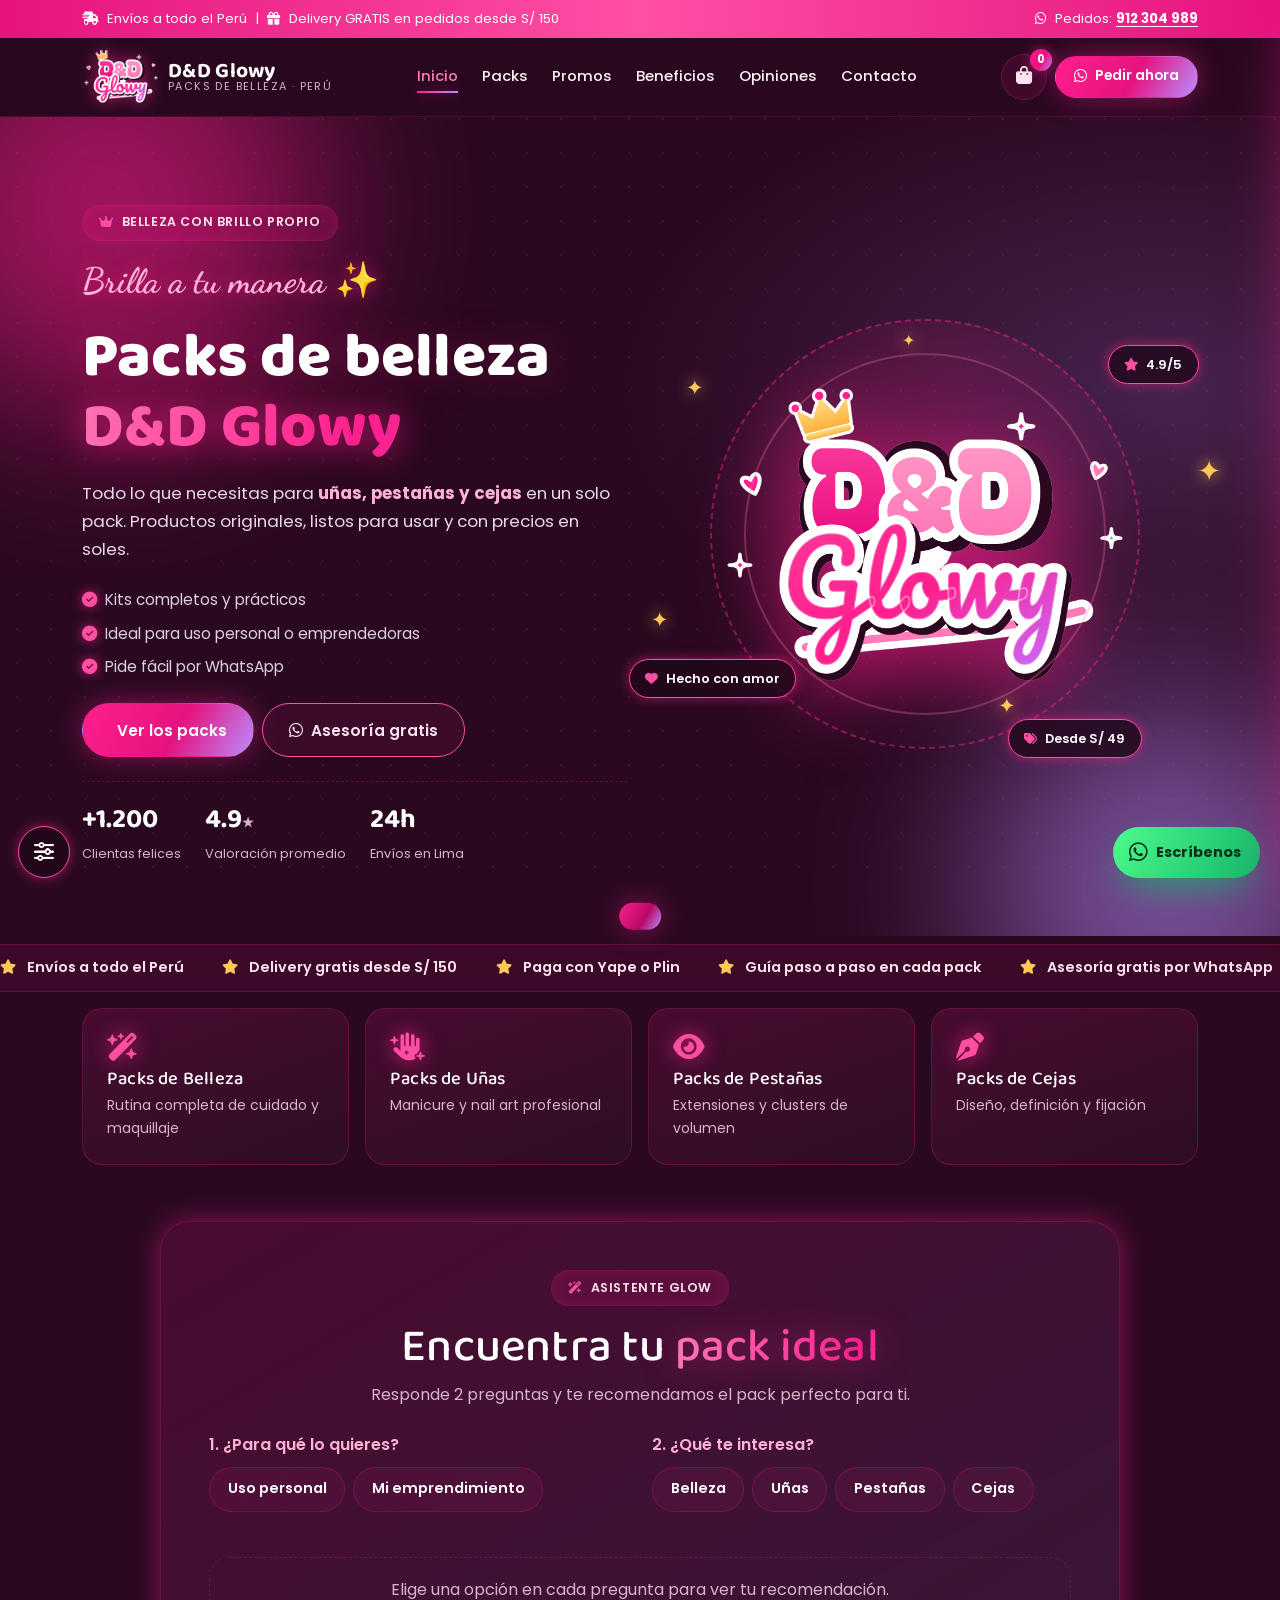
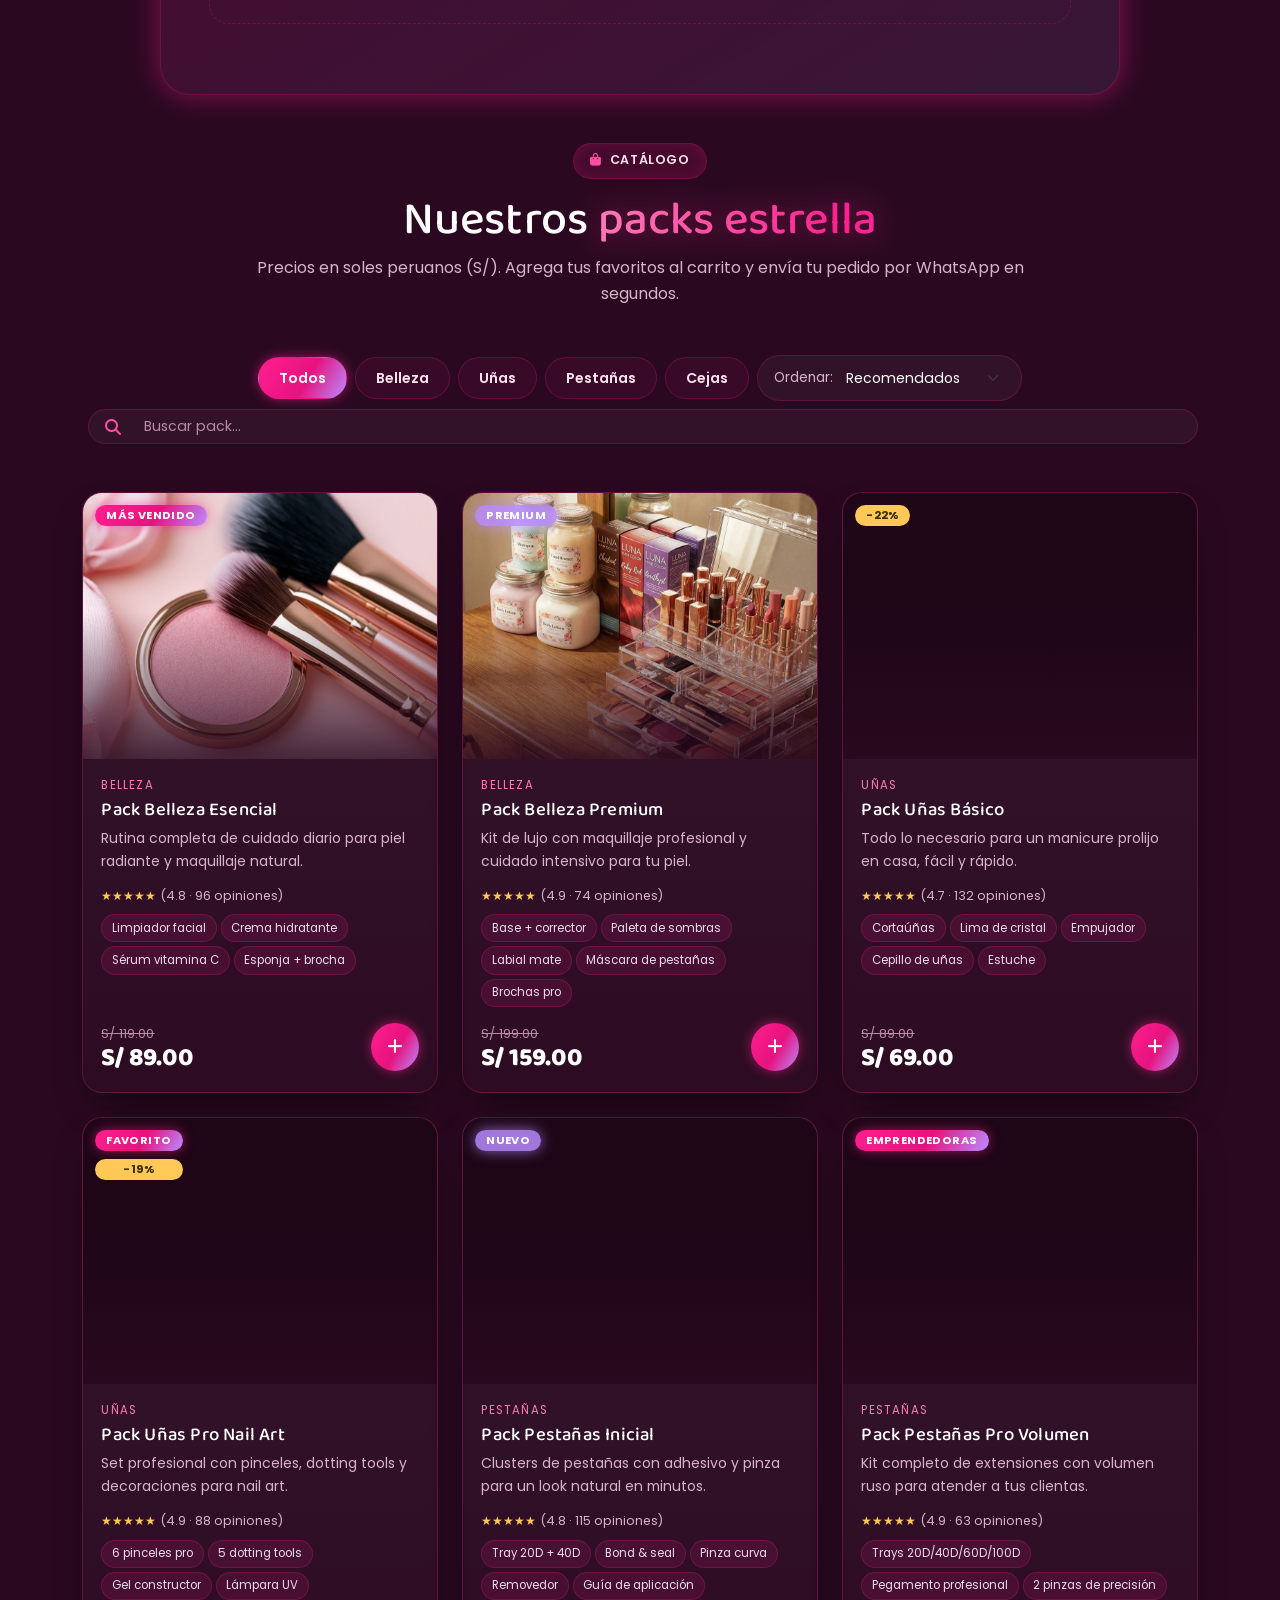
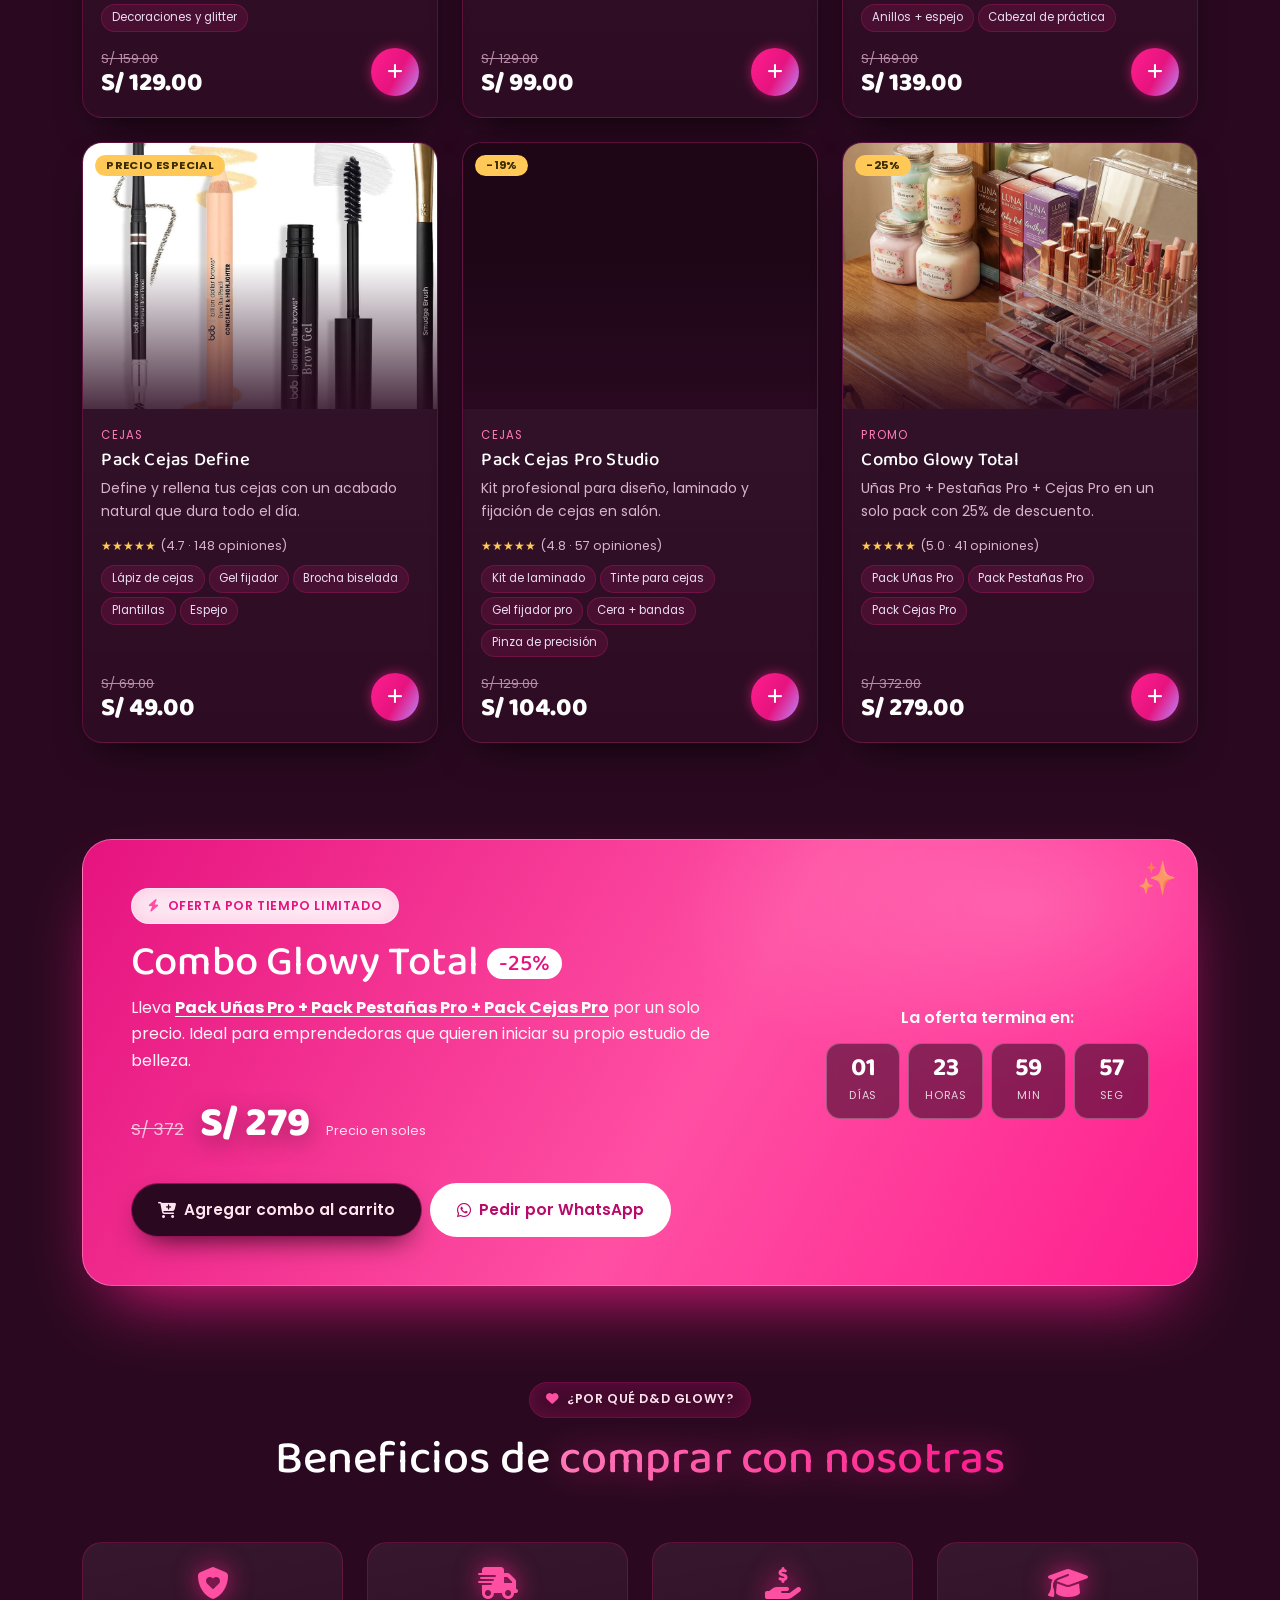
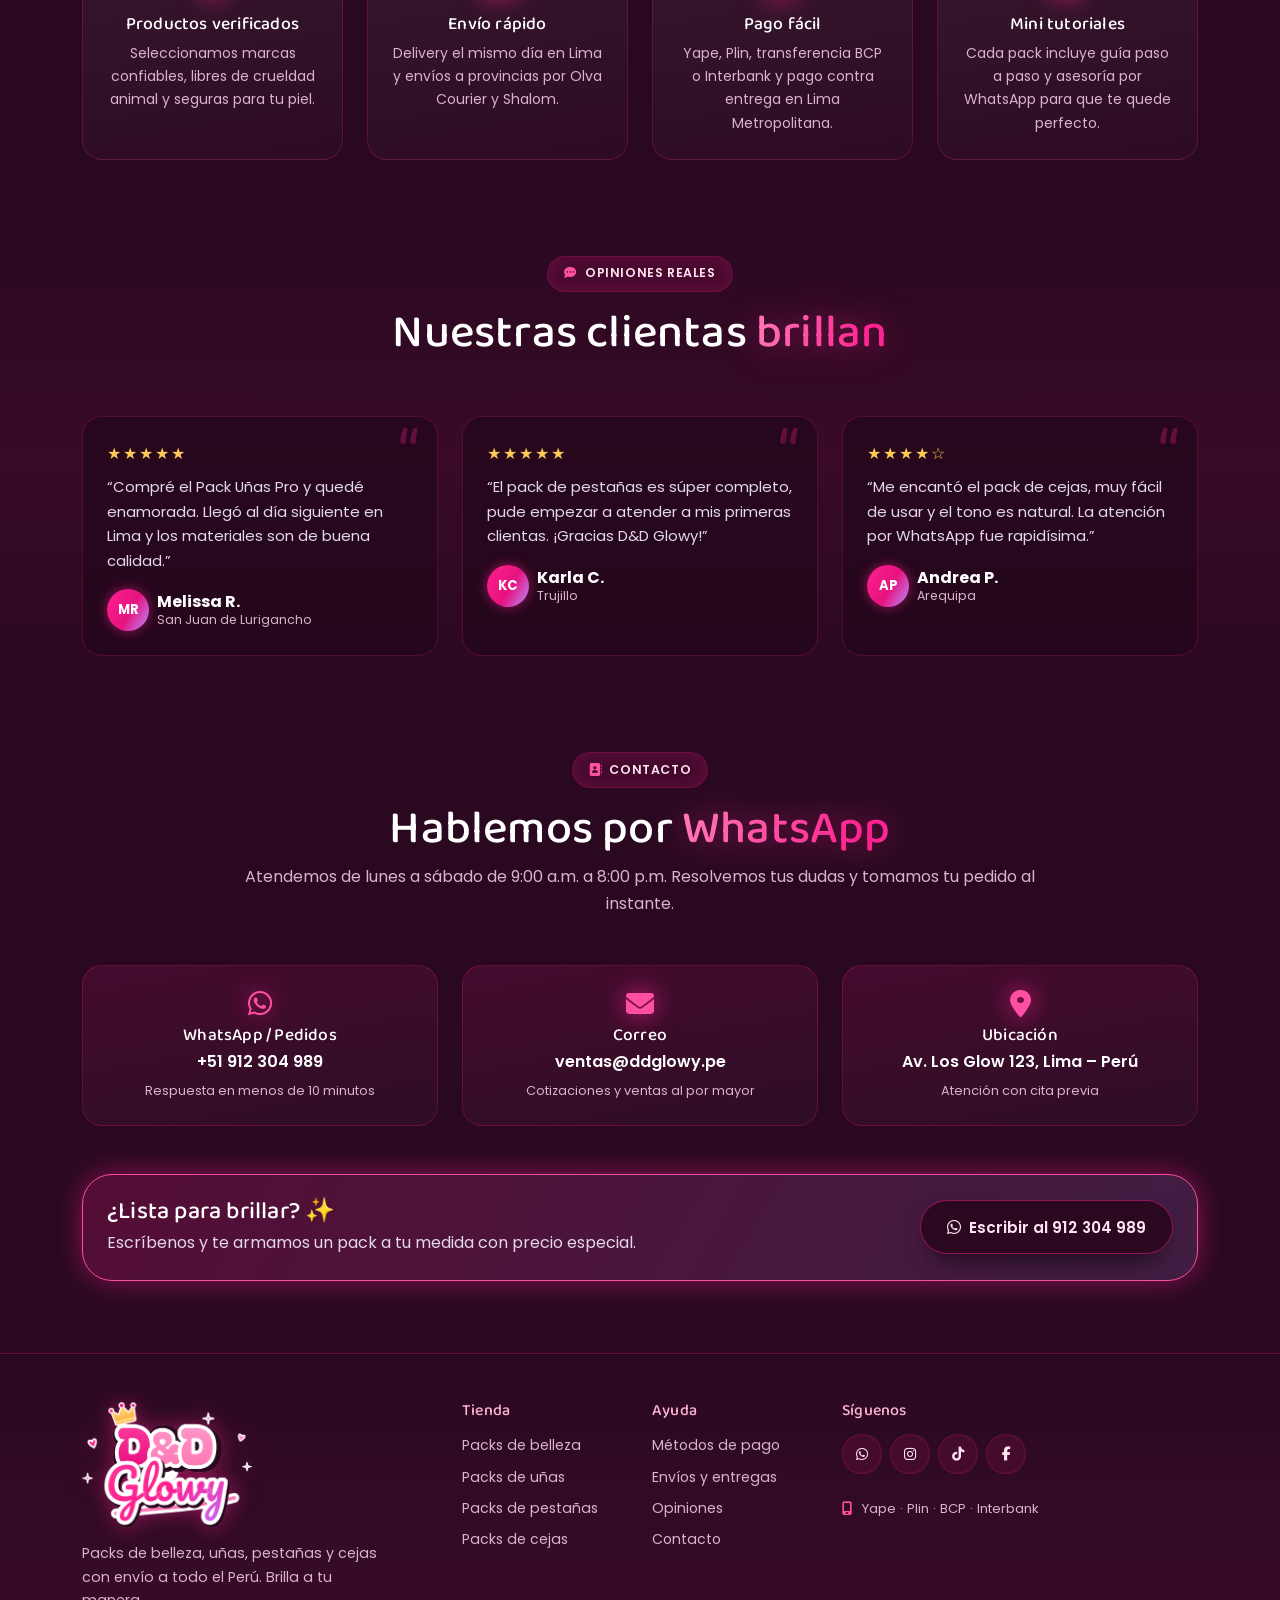
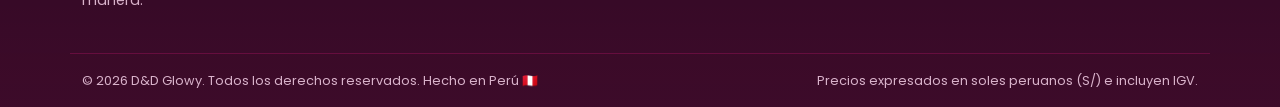
<file: index.html>
<!DOCTYPE html>
<html lang="es">
<head>
  <meta charset="UTF-8" />
  <meta name="viewport" content="width=device-width, initial-scale=1.0" />
  <title>D&D Glowy | Packs de Belleza, Uñas, Pestañas y Cejas en Perú</title>
  <meta name="description" content="D&D Glowy - Tienda de packs de belleza en Perú. Packs para uñas, pestañas y cejas con envío a todo el país. Precios en soles. Pide por WhatsApp 912304989." />
  <meta name="theme-color" content="#2A0920" />
  <script>
  /* Aplica las preferencias guardadas ANTES de pintar la página (evita parpadeos) */
  try{
    var __p=JSON.parse(localStorage.getItem("ddglowy_prefs_v1")||"{}"),__r=document.documentElement;
    __r.dataset.theme=__p.theme||"dark";
    __r.dataset.text=__p.text||"md";
    __r.dataset.font=__p.font||"glowy";
    __r.dataset.motion=__p.motion||((window.matchMedia&&matchMedia("(prefers-reduced-motion: reduce)").matches)?"reduce":"full");
  }catch(e){}
  </script>
  <link rel="icon" href="images/logo-dd-glowy.png" />

  <!-- Bootstrap 5 -->
  <link href="https://cdn.jsdelivr.net/npm/bootstrap@5.3.3/dist/css/bootstrap.min.css" rel="stylesheet" />

  <!-- Tipografías -->
  <link rel="preconnect" href="https://fonts.googleapis.com" />
  <link rel="preconnect" href="https://fonts.gstatic.com" crossorigin />
  <link href="https://fonts.googleapis.com/css2?family=Baloo+2:wght@500;600;700;800&family=Poppins:wght@300;400;500;600;700&family=Lexend:wght@400;500;600&family=Dancing+Script:wght@600;700&display=swap" rel="stylesheet" />

  <!-- Iconos -->
  <link rel="stylesheet" href="https://cdn.jsdelivr.net/npm/@fortawesome/fontawesome-free@6.4.0/css/all.min.css" />

  <!-- Animaciones al hacer scroll -->
  <link rel="stylesheet" href="https://cdn.jsdelivr.net/npm/aos@2.3.4/dist/aos.css" />

  <!-- Estilos propios -->
  <link rel="stylesheet" href="CSS/style.css" />
</head>
<body>

  <a href="#main" class="skip-link">Saltar al contenido principal</a>
  <div class="scroll-progress" id="scroll-progress" aria-hidden="true"></div>

  <!-- ================= BARRA SUPERIOR ================= -->
  <div class="topbar position-relative text-white" id="topbar">
    <div class="container d-flex flex-column flex-lg-row align-items-center justify-content-between gap-2 py-2 text-center text-lg-start">
      <p class="mb-0"><i class="fa-solid fa-truck-fast"></i> Envíos a todo el Perú &nbsp;|&nbsp; <i class="fa-solid fa-gift"></i> Delivery GRATIS en pedidos desde S/ 150</p>
      <p class="mb-0 text-nowrap"><i class="fa-brands fa-whatsapp"></i> Pedidos: <a href="https://wa.me/51912304989" target="_blank" rel="noopener">912 304 989</a></p>
    </div>
  </div>

  <!-- ================= ENCABEZADO ================= -->
  <header class="header" id="header">
    <div class="container header__inner d-flex align-items-center justify-content-between gap-3">
      <a href="#inicio" class="d-flex align-items-center gap-2 text-decoration-none" aria-label="D&D Glowy - Inicio">
        <img src="images/logo-dd-glowy.png" alt="Logotipo de D&D Glowy" class="brand__logo" />
        <span class="brand__text d-flex flex-column lh-1">
          <strong>D&amp;D Glowy</strong>
          <small>Packs de belleza · Perú</small>
        </span>
      </a>

      <nav class="nav flex-column flex-lg-row align-items-lg-center gap-lg-4" id="nav" aria-label="Navegación principal">
        <a href="#inicio" class="nav__link nav-link px-0 py-3 py-lg-1 fw-medium">Inicio</a>
        <a href="#packs" class="nav__link nav-link px-0 py-3 py-lg-1 fw-medium">Packs</a>
        <a href="#promos" class="nav__link nav-link px-0 py-3 py-lg-1 fw-medium">Promos</a>
        <a href="#beneficios" class="nav__link nav-link px-0 py-3 py-lg-1 fw-medium">Beneficios</a>
        <a href="#opiniones" class="nav__link nav-link px-0 py-3 py-lg-1 fw-medium">Opiniones</a>
        <a href="#contacto" class="nav__link nav-link px-0 py-3 py-lg-1 fw-medium">Contacto</a>
      </nav>

      <div class="d-flex align-items-center gap-2">
        <button class="cart-btn position-relative rounded-circle" id="cart-open" aria-label="Abrir carrito de compras">
          <i class="fa-solid fa-bag-shopping"></i>
          <span class="cart-btn__count position-absolute rounded-pill" id="cart-count">0</span>
        </button>
        <a href="https://wa.me/51912304989?text=Hola%20D%26D%20Glowy%2C%20quiero%20informaci%C3%B3n%20de%20sus%20packs%20de%20belleza%20%E2%9C%A8" target="_blank" rel="noopener" class="btn btn--primary btn--sm d-none d-lg-inline-flex">
          <i class="fa-brands fa-whatsapp"></i> Pedir ahora
        </a>
        <button class="burger d-flex flex-column d-lg-none" id="burger" aria-label="Abrir menú" aria-expanded="false">
          <span></span><span></span><span></span>
        </button>
      </div>
    </div>
  </header>

  <main id="main" tabindex="-1">
    <!-- ================= HERO ================= -->
    <section class="hero position-relative overflow-hidden" id="inicio">
      <div class="hero__glow hero__glow--one" aria-hidden="true"></div>
      <div class="hero__glow hero__glow--two" aria-hidden="true"></div>
      <div class="container position-relative">
        <div class="row align-items-center g-4">
          <div class="col-12 col-lg-6 order-2 order-lg-1 text-center text-lg-start" data-aos="fade-right">
            <span class="chip d-inline-flex align-items-center gap-2 rounded-pill"><i class="fa-solid fa-crown"></i> Belleza con brillo propio</span>
            <p class="script-tag" aria-hidden="true">Brilla a tu manera ✨</p>
            <h1 class="hero__title">Packs de belleza <span class="text-glow">D&amp;D Glowy</span></h1>
            <p class="hero__lead mb-4 mx-auto mx-lg-0">
              Todo lo que necesitas para <strong>uñas, pestañas y cejas</strong> en un solo pack.
              Productos originales, listos para usar y con precios en soles.
            </p>
            <ul class="hero__list list-unstyled d-grid gap-2 mb-4">
              <li class="d-flex align-items-center justify-content-center justify-content-lg-start gap-2"><i class="fa-solid fa-circle-check"></i> Kits completos y prácticos</li>
              <li class="d-flex align-items-center justify-content-center justify-content-lg-start gap-2"><i class="fa-solid fa-circle-check"></i> Ideal para uso personal o emprendedoras</li>
              <li class="d-flex align-items-center justify-content-center justify-content-lg-start gap-2"><i class="fa-solid fa-circle-check"></i> Pide fácil por WhatsApp</li>
            </ul>
            <div class="d-flex flex-wrap justify-content-center justify-content-lg-start gap-2 mb-4">
              <a href="#packs" class="btn btn--primary"><i class="fa-solid fa-sparkles"></i> Ver los packs</a>
              <a href="https://wa.me/51912304989?text=Hola%20D%26D%20Glowy%2C%20quiero%20asesor%C3%ADa%20para%20elegir%20mi%20pack%20%E2%9C%A8" target="_blank" rel="noopener" class="btn btn--ghost">
                <i class="fa-brands fa-whatsapp"></i> Asesoría gratis
              </a>
            </div>
            <div class="hero__stats d-flex flex-wrap justify-content-center justify-content-lg-start gap-4 pt-3">
              <div class="d-flex flex-column"><strong>+1.200</strong><span>Clientas felices</span></div>
              <div class="d-flex flex-column"><strong>4.9<span class="star">★</span></strong><span>Valoración promedio</span></div>
              <div class="d-flex flex-column"><strong>24h</strong><span>Envíos en Lima</span></div>
            </div>
          </div>

          <div class="hero__art col-12 col-lg-6 order-1 order-lg-2 position-relative d-flex align-items-center justify-content-center" data-aos="zoom-in">
            <div class="hero__logo-wrap position-relative d-flex align-items-center justify-content-center rounded-circle">
              <img src="images/logo-dd-glowy.png" alt="Logo D&D Glowy con corona rosa" class="hero__logo" />
            </div>
            <span class="float-tag float-tag--1 position-absolute rounded-pill"><i class="fa-solid fa-star"></i> 4.9/5</span>
            <span class="float-tag float-tag--2 position-absolute rounded-pill"><i class="fa-solid fa-heart"></i> Hecho con amor</span>
            <span class="float-tag float-tag--3 position-absolute rounded-pill"><i class="fa-solid fa-tags"></i> Desde S/ 49</span>
            <span class="sparkle sparkle--1 position-absolute" aria-hidden="true">✦</span>
            <span class="sparkle sparkle--2 position-absolute" aria-hidden="true">✦</span>
            <span class="sparkle sparkle--3 position-absolute" aria-hidden="true">✦</span>
            <span class="sparkle sparkle--4 position-absolute" aria-hidden="true">✦</span>
            <span class="sparkle sparkle--5 position-absolute" aria-hidden="true">✦</span>
          </div>
        </div>
      </div>
    </section>

    <!-- ================= CINTA DE VENTAJAS (animación 5) ================= -->
    <div class="ticker" role="region" aria-label="Ventajas de comprar en D&D Glowy">
      <div class="ticker__track">
        <div class="ticker__group">
          <span><i class="fa-solid fa-star"></i> Envíos a todo el Perú</span>
          <span><i class="fa-solid fa-star"></i> Delivery gratis desde S/ 150</span>
          <span><i class="fa-solid fa-star"></i> Paga con Yape o Plin</span>
          <span><i class="fa-solid fa-star"></i> Guía paso a paso en cada pack</span>
          <span><i class="fa-solid fa-star"></i> Asesoría gratis por WhatsApp</span>
        </div>
        <div class="ticker__group" aria-hidden="true">
          <span><i class="fa-solid fa-star"></i> Envíos a todo el Perú</span>
          <span><i class="fa-solid fa-star"></i> Delivery gratis desde S/ 150</span>
          <span><i class="fa-solid fa-star"></i> Paga con Yape o Plin</span>
          <span><i class="fa-solid fa-star"></i> Guía paso a paso en cada pack</span>
          <span><i class="fa-solid fa-star"></i> Asesoría gratis por WhatsApp</span>
        </div>
      </div>
    </div>

    <!-- ================= FRANJA DE CATEGORÍAS ================= -->
    <section class="pt-3 pb-2">
      <div class="container">
        <div class="row g-3">
        <div class="col-12 col-sm-6 col-lg-3"><article class="cat-card card h-100 p-4 rounded-4 text-start" data-filter="belleza" data-aos="fade-up">
          <i class="fa-solid fa-wand-magic-sparkles fs-3 mb-2"></i>
          <h3 class="mb-1">Packs de Belleza</h3>
          <p class="mb-0 small">Rutina completa de cuidado y maquillaje</p>
        </article></div>
        <div class="col-12 col-sm-6 col-lg-3"><article class="cat-card card h-100 p-4 rounded-4 text-start" data-filter="unas" data-aos="fade-up" data-aos-delay="80">
          <i class="fa-solid fa-hand-sparkles fs-3 mb-2"></i>
          <h3 class="mb-1">Packs de Uñas</h3>
          <p class="mb-0 small">Manicure y nail art profesional</p>
        </article></div>
        <div class="col-12 col-sm-6 col-lg-3"><article class="cat-card card h-100 p-4 rounded-4 text-start" data-filter="pestanas" data-aos="fade-up" data-aos-delay="160">
          <i class="fa-solid fa-eye fs-3 mb-2"></i>
          <h3 class="mb-1">Packs de Pestañas</h3>
          <p class="mb-0 small">Extensiones y clusters de volumen</p>
        </article></div>
        <div class="col-12 col-sm-6 col-lg-3"><article class="cat-card card h-100 p-4 rounded-4 text-start" data-filter="cejas" data-aos="fade-up" data-aos-delay="240">
          <i class="fa-solid fa-pen-nib fs-3 mb-2"></i>
          <h3 class="mb-1">Packs de Cejas</h3>
          <p class="mb-0 small">Diseño, definición y fijación</p>
        </article></div>
        </div>
      </div>
    </section>

    <!-- ================= ASISTENTE "ENCUENTRA TU PACK IDEAL" ================= -->
    <section class="pt-5 pb-0 position-relative" aria-labelledby="quiz-title">
      <div class="container">
        <div class="quiz mx-auto p-4 p-md-5 rounded-5" data-aos="fade-up">
          <header class="text-center mb-4">
            <span class="chip d-inline-flex align-items-center gap-2 rounded-pill"><i class="fa-solid fa-wand-magic-sparkles"></i> Asistente Glow</span>
            <h2 class="section__title mt-3 mb-2" id="quiz-title">Encuentra tu <span class="text-glow">pack ideal</span></h2>
            <p class="section__sub mt-2 mb-0">Responde 2 preguntas y te recomendamos el pack perfecto para ti.</p>
          </header>
          <div class="row g-4 mb-4">
            <div class="col-12 col-md-6" role="group" aria-labelledby="quiz-q1">
              <p class="quiz__q mb-2" id="quiz-q1">1. ¿Para qué lo quieres?</p>
              <div class="d-flex flex-wrap gap-2">
                <button type="button" class="quiz__opt" data-goal="personal" aria-pressed="false">Uso personal</button>
                <button type="button" class="quiz__opt" data-goal="emprender" aria-pressed="false">Mi emprendimiento</button>
              </div>
            </div>
            <div class="col-12 col-md-6" role="group" aria-labelledby="quiz-q2">
              <p class="quiz__q mb-2" id="quiz-q2">2. ¿Qué te interesa?</p>
              <div class="d-flex flex-wrap gap-2">
                <button type="button" class="quiz__opt" data-topic="belleza" aria-pressed="false">Belleza</button>
                <button type="button" class="quiz__opt" data-topic="unas" aria-pressed="false">Uñas</button>
                <button type="button" class="quiz__opt" data-topic="pestanas" aria-pressed="false">Pestañas</button>
                <button type="button" class="quiz__opt" data-topic="cejas" aria-pressed="false">Cejas</button>
              </div>
            </div>
          </div>
          <div class="quiz__result" id="quiz-result" aria-live="polite">
            <p class="quiz__hint">Elige una opción en cada pregunta para ver tu recomendación.</p>
          </div>
        </div>
      </div>
    </section>

    <!-- ================= CATÁLOGO DE PACKS ================= -->
    <section class="py-5 position-relative" id="packs">
      <div class="container">
        <header class="row justify-content-center text-center mb-5" data-aos="fade-up"><div class="col-12 col-lg-9">
          <span class="chip d-inline-flex align-items-center gap-2 rounded-pill"><i class="fa-solid fa-bag-shopping"></i> Catálogo</span>
          <h2 class="section__title mt-3 mb-2">Nuestros <span class="text-glow">packs estrella</span></h2>
          <p class="section__sub mt-2 mb-0">Precios en soles peruanos (S/). Agrega tus favoritos al carrito y envía tu pedido por WhatsApp en segundos.</p>
        </div></header>

        <!-- Filtros -->
        <div class="d-flex flex-wrap align-items-center justify-content-center gap-2 mb-5" id="filters" role="group" aria-label="Filtrar y ordenar packs" data-aos="fade-up">
          <button class="filter btn btn-sm is-active" data-filter="todos">Todos</button>
          <button class="filter btn btn-sm" data-filter="belleza">Belleza</button>
          <button class="filter btn btn-sm" data-filter="unas">Uñas</button>
          <button class="filter btn btn-sm" data-filter="pestanas">Pestañas</button>
          <button class="filter btn btn-sm" data-filter="cejas">Cejas</button>
          <label class="filters__sort d-flex align-items-center gap-2 rounded-pill"><span>Ordenar:</span>
            <select class="form-select form-select-sm" id="sort-select" aria-label="Ordenar packs">
              <option value="default">Recomendados</option>
              <option value="asc">Precio: menor a mayor</option>
              <option value="desc">Precio: mayor a menor</option>
              <option value="rating">Mejor valorados</option>
            </select>
          </label>
          <div class="filters__search input-group">
            <span class="input-group-text"><i class="fa-solid fa-magnifying-glass" aria-hidden="true"></i></span>
            <input class="form-control" type="search" id="search-input" placeholder="Buscar pack..." aria-label="Buscar pack" />
          </div>
        </div>

        <!-- Grilla de productos -->
        <div class="row g-4" id="products-grid" aria-live="polite"></div>
        <p class="empty-state alert alert-secondary text-center" id="empty-state" hidden>
          <i class="fa-solid fa-face-sad-tear"></i> No encontramos packs con ese nombre. Escríbenos y lo conseguimos para ti.
        </p>
      </div>
    </section>

    <!-- ================= PROMO + CUENTA REGRESIVA ================= -->
    <section class="py-5" id="promos">
      <div class="container">
        <div class="promo__inner position-relative overflow-hidden rounded-5 p-4 p-md-5" data-aos="zoom-in">
          <div class="row align-items-center g-4">
            <div class="promo__text col-12 col-lg-8">
              <span class="chip chip--light d-inline-flex align-items-center gap-2 rounded-pill"><i class="fa-solid fa-bolt"></i> Oferta por tiempo limitado</span>
              <h2 class="d-flex align-items-center flex-wrap gap-2 mt-3">Combo Glowy Total <span class="promo__off">-25%</span></h2>
              <p>Lleva <strong>Pack Uñas Pro + Pack Pestañas Pro + Pack Cejas Pro</strong> por un solo precio. Ideal para emprendedoras que quieren iniciar su propio estudio de belleza.</p>
              <p class="promo__price d-flex align-items-baseline flex-wrap gap-3 mt-3 mb-4">
                <span class="price-old">S/ 372</span>
                <span class="price-new">S/ 279</span>
                <small>Precio en soles</small>
              </p>
              <div class="d-flex flex-wrap gap-2">
                <button class="btn btn--dark" id="add-combo"><i class="fa-solid fa-cart-plus"></i> Agregar combo al carrito</button>
                <a href="https://wa.me/51912304989?text=Hola%20D%26D%20Glowy%2C%20quiero%20el%20Combo%20Glowy%20Total%20(S%2F%20279)%20%E2%9C%A8" target="_blank" rel="noopener" class="btn btn--light">
                  <i class="fa-brands fa-whatsapp"></i> Pedir por WhatsApp
                </a>
              </div>
            </div>
            <div class="promo__timer col-12 col-lg-4 text-center">
              <p>La oferta termina en:</p>
              <div class="timer d-grid gap-2" id="timer">
                <div><strong id="t-days">00</strong><span>Días</span></div>
                <div><strong id="t-hours">00</strong><span>Horas</span></div>
                <div><strong id="t-mins">00</strong><span>Min</span></div>
                <div><strong id="t-secs">00</strong><span>Seg</span></div>
              </div>
            </div>
          </div>
        </div>
      </div>
    </section>

    <!-- ================= BENEFICIOS ================= -->
    <section class="py-5 position-relative" id="beneficios">
      <div class="container">
        <header class="row justify-content-center text-center mb-5" data-aos="fade-up"><div class="col-12 col-lg-9">
          <span class="chip d-inline-flex align-items-center gap-2 rounded-pill"><i class="fa-solid fa-heart"></i> ¿Por qué D&amp;D Glowy?</span>
          <h2 class="section__title mt-3 mb-2">Beneficios de <span class="text-glow">comprar con nosotras</span></h2>
        </div></header>
        <div class="row g-4">
          <div class="col-12 col-sm-6 col-xl-3"><article class="benefit card h-100 p-4 rounded-4 text-center" data-aos="fade-up">
            <i class="fa-solid fa-shield-heart fs-2 mb-3"></i>
            <h3 class="mb-2">Productos verificados</h3>
            <p class="mb-0 small">Seleccionamos marcas confiables, libres de crueldad animal y seguras para tu piel.</p>
          </article></div>
          <div class="col-12 col-sm-6 col-xl-3"><article class="benefit card h-100 p-4 rounded-4 text-center" data-aos="fade-up" data-aos-delay="80">
            <i class="fa-solid fa-truck-fast fs-2 mb-3"></i>
            <h3 class="mb-2">Envío rápido</h3>
            <p class="mb-0 small">Delivery el mismo día en Lima y envíos a provincias por Olva Courier y Shalom.</p>
          </article></div>
          <div class="col-12 col-sm-6 col-xl-3"><article class="benefit card h-100 p-4 rounded-4 text-center" data-aos="fade-up" data-aos-delay="160">
            <i class="fa-solid fa-hand-holding-dollar fs-2 mb-3"></i>
            <h3 class="mb-2">Pago fácil</h3>
            <p class="mb-0 small">Yape, Plin, transferencia BCP o Interbank y pago contra entrega en Lima Metropolitana.</p>
          </article></div>
          <div class="col-12 col-sm-6 col-xl-3"><article class="benefit card h-100 p-4 rounded-4 text-center" data-aos="fade-up" data-aos-delay="240">
            <i class="fa-solid fa-graduation-cap fs-2 mb-3"></i>
            <h3 class="mb-2">Mini tutoriales</h3>
            <p class="mb-0 small">Cada pack incluye guía paso a paso y asesoría por WhatsApp para que te quede perfecto.</p>
          </article></div>
        </div>
      </div>
    </section>

    <!-- ================= OPINIONES ================= -->
    <section class="py-5 position-relative section--alt" id="opiniones">
      <div class="container">
        <header class="row justify-content-center text-center mb-5" data-aos="fade-up"><div class="col-12 col-lg-9">
          <span class="chip d-inline-flex align-items-center gap-2 rounded-pill"><i class="fa-solid fa-comment-dots"></i> Opiniones reales</span>
          <h2 class="section__title mt-3 mb-2">Nuestras clientas <span class="text-glow">brillan</span></h2>
        </div></header>
        <div class="row g-4">
          <div class="col-12 col-lg-4"><article class="testimonial card h-100 p-4 rounded-4 position-relative" data-aos="fade-up">
            <div class="testimonial__stars mb-2">★★★★★</div>
            <p class="mb-3">“Compré el Pack Uñas Pro y quedé enamorada. Llegó al día siguiente en Lima y los materiales son de buena calidad.”</p>
            <footer class="d-flex align-items-center gap-2"><span class="avatar rounded-circle d-grid flex-shrink-0 fw-bold">MR</span><span class="d-flex flex-column lh-sm"><strong>Melissa R.</strong><small>San Juan de Lurigancho</small></span></footer>
          </article></div>
          <div class="col-12 col-lg-4"><article class="testimonial card h-100 p-4 rounded-4 position-relative" data-aos="fade-up" data-aos-delay="80">
            <div class="testimonial__stars mb-2">★★★★★</div>
            <p class="mb-3">“El pack de pestañas es súper completo, pude empezar a atender a mis primeras clientas. ¡Gracias D&amp;D Glowy!”</p>
            <footer class="d-flex align-items-center gap-2"><span class="avatar rounded-circle d-grid flex-shrink-0 fw-bold">KC</span><span class="d-flex flex-column lh-sm"><strong>Karla C.</strong><small>Trujillo</small></span></footer>
          </article></div>
          <div class="col-12 col-lg-4"><article class="testimonial card h-100 p-4 rounded-4 position-relative" data-aos="fade-up" data-aos-delay="160">
            <div class="testimonial__stars mb-2">★★★★☆</div>
            <p class="mb-3">“Me encantó el pack de cejas, muy fácil de usar y el tono es natural. La atención por WhatsApp fue rapidísima.”</p>
            <footer class="d-flex align-items-center gap-2"><span class="avatar rounded-circle d-grid flex-shrink-0 fw-bold">AP</span><span class="d-flex flex-column lh-sm"><strong>Andrea P.</strong><small>Arequipa</small></span></footer>
          </article></div>
        </div>
      </div>
    </section>

    <!-- ================= CONTACTO ================= -->
    <section class="py-5 position-relative" id="contacto">
      <div class="container">
        <header class="row justify-content-center text-center mb-5" data-aos="fade-up"><div class="col-12 col-lg-9">
          <span class="chip d-inline-flex align-items-center gap-2 rounded-pill"><i class="fa-solid fa-address-book"></i> Contacto</span>
          <h2 class="section__title mt-3 mb-2">Hablemos por <span class="text-glow">WhatsApp</span></h2>
          <p class="section__sub mt-2 mb-0">Atendemos de lunes a sábado de 9:00 a.m. a 8:00 p.m. Resolvemos tus dudas y tomamos tu pedido al instante.</p>
        </div></header>

        <div class="row g-4 mb-5">
          <div class="col-12 col-md-4"><article class="contact__card card h-100 p-4 rounded-4 text-center" data-aos="fade-up">
            <i class="fa-brands fa-whatsapp fs-3 mb-2"></i>
            <h3 class="mb-1">WhatsApp / Pedidos</h3>
            <p class="mb-1 fw-semibold"><a href="https://wa.me/51912304989" target="_blank" rel="noopener">+51 912 304 989</a></p>
            <small>Respuesta en menos de 10 minutos</small>
          </article></div>
          <div class="col-12 col-md-4"><article class="contact__card card h-100 p-4 rounded-4 text-center" data-aos="fade-up" data-aos-delay="80">
            <i class="fa-solid fa-envelope fs-3 mb-2"></i>
            <h3 class="mb-1">Correo</h3>
            <p class="mb-1 fw-semibold"><a href="mailto:ventas@ddglowy.pe">ventas@ddglowy.pe</a></p>
            <small>Cotizaciones y ventas al por mayor</small>
          </article></div>
          <div class="col-12 col-md-4"><article class="contact__card card h-100 p-4 rounded-4 text-center" data-aos="fade-up" data-aos-delay="160">
            <i class="fa-solid fa-location-dot fs-3 mb-2"></i>
            <h3 class="mb-1">Ubicación</h3>
            <p class="mb-1 fw-semibold">Av. Los Glow 123, Lima – Perú</p>
            <small>Atención con cita previa</small>
          </article></div>
        </div>

        <div class="contact__banner d-flex flex-column flex-md-row align-items-md-center justify-content-between gap-3 p-4 rounded-5" id="como-comprar" data-aos="zoom-in">
          <div>
            <h3 class="mb-1">¿Lista para brillar? ✨</h3>
            <p class="mb-0">Escríbenos y te armamos un pack a tu medida con precio especial.</p>
          </div>
          <a href="https://wa.me/51912304989?text=Hola%20D%26D%20Glowy%2C%20quiero%20armar%20mi%20pack%20personalizado%20%E2%9C%A8" target="_blank" rel="noopener" class="btn btn--dark">
            <i class="fa-brands fa-whatsapp"></i> Escribir al 912 304 989
          </a>
        </div>
      </div>
    </section>
  </main>

  <!-- ================= PIE DE PÁGINA ================= -->
  <footer class="footer mt-4 pt-5">
    <div class="container">
    <div class="row g-4 pb-4">
      <div class="footer__brand col-12 col-md-6 col-lg-4">
        <img src="images/logo-dd-glowy.png" alt="D&D Glowy" />
        <p>Packs de belleza, uñas, pestañas y cejas con envío a todo el Perú. Brilla a tu manera.</p>
      </div>
      <nav class="footer__col d-flex flex-column gap-2 col-12 col-md-6 col-lg-2" aria-label="Enlaces de la tienda">
        <h4>Tienda</h4>
        <a href="#packs">Packs de belleza</a>
        <a href="#packs">Packs de uñas</a>
        <a href="#packs">Packs de pestañas</a>
        <a href="#packs">Packs de cejas</a>
      </nav>
      <nav class="footer__col d-flex flex-column gap-2 col-12 col-md-6 col-lg-2" aria-label="Enlaces de ayuda">
        <h4>Ayuda</h4>
        <a href="#beneficios">Métodos de pago</a>
        <a href="#beneficios">Envíos y entregas</a>
        <a href="#opiniones">Opiniones</a>
        <a href="#contacto">Contacto</a>
      </nav>
      <div class="footer__col d-flex flex-column gap-2 col-12 col-md-6 col-lg-4">
        <h4>Síguenos</h4>
        <div class="socials d-flex gap-2 mb-3">
          <a href="https://wa.me/51912304989" target="_blank" rel="noopener" aria-label="WhatsApp"><i class="fa-brands fa-whatsapp"></i></a>
          <a href="#contacto" aria-label="Instagram"><i class="fa-brands fa-instagram"></i></a>
          <a href="#contacto" aria-label="TikTok"><i class="fa-brands fa-tiktok"></i></a>
          <a href="#contacto" aria-label="Facebook"><i class="fa-brands fa-facebook-f"></i></a>
        </div>
        <p class="footer__pay mb-0"><i class="fa-solid fa-mobile-screen"></i> Yape · Plin · BCP · Interbank</p>
      </div>
    </div>
    </div>
    <div class="container footer__bottom d-flex flex-column flex-md-row justify-content-between gap-2 py-3 border-top">
      <p class="mb-0">© <span id="year"></span> D&amp;D Glowy. Todos los derechos reservados. Hecho en Perú 🇵🇪</p>
      <p class="mb-0">Precios expresados en soles peruanos (S/) e incluyen IGV.</p>
    </div>
  </footer>

  <!-- ================= BOTÓN FLOTANTE WHATSAPP ================= -->
  <a href="https://wa.me/51912304989?text=Hola%20D%26D%20Glowy%2C%20quiero%20hacer%20un%20pedido%20%E2%9C%A8" target="_blank" rel="noopener" class="whatsapp-float position-fixed d-inline-flex align-items-center gap-2 rounded-pill fw-bold" aria-label="Escribir por WhatsApp">
    <i class="fa-brands fa-whatsapp"></i>
    <span>Escríbenos</span>
  </a>

  <!-- ================= CARRITO LATERAL ================= -->
  <div class="cart-overlay position-fixed" id="cart-overlay" hidden></div>
  <aside class="cart position-fixed top-0 end-0 h-100 d-flex flex-column" id="cart" aria-label="Carrito de compras" aria-hidden="true" inert>
    <header class="cart__head d-flex align-items-center justify-content-between px-4 py-3">
      <h2 class="d-flex align-items-center gap-2 mb-0"><i class="fa-solid fa-bag-shopping"></i> Tu carrito</h2>
      <button class="cart__close" id="cart-close" aria-label="Cerrar carrito"><i class="fa-solid fa-xmark"></i></button>
    </header>
    <div class="cart__body flex-grow-1 overflow-y-auto px-4 py-3 d-flex flex-column gap-3" id="cart-items"></div>
    <footer class="cart__foot px-4 pt-3 pb-4 border-top">
      <div class="cart__row d-flex align-items-center justify-content-between mb-1"><span>Subtotal</span><strong id="cart-subtotal">S/ 0.00</strong></div>
      <div class="cart__row d-flex align-items-center justify-content-between mb-1"><span>Envío</span><strong id="cart-shipping">Por calcular</strong></div>
      <div class="cart__row cart__row--total d-flex align-items-center justify-content-between"><span>Total</span><strong id="cart-total">S/ 0.00</strong></div>
      <label class="cart__field d-flex flex-column gap-1 mb-2">
        <span>Tu nombre <em class="req">*</em></span>
        <input class="form-control" type="text" id="customer-name" placeholder="Ej. Melissa Rojas" />
      </label>
      <label class="cart__field d-flex flex-column gap-1 mb-2">
        <span>Distrito / Ciudad de entrega <em class="req">*</em></span>
        <input class="form-control" type="text" id="customer-place" placeholder="Ej. San Juan de Lurigancho, Lima" />
      </label>
      <button class="btn btn--whatsapp btn--block" id="send-order">
        <i class="fa-brands fa-whatsapp"></i> Finalizar compra por WhatsApp
      </button>
      <button class="cart__clear d-block w-100 mt-2" id="clear-cart"><i class="fa-solid fa-trash-can"></i> Vaciar carrito</button>
      <p class="cart__note mt-2 mb-0 text-center">Al finalizar, se abrirá WhatsApp con el detalle de tu pedido listo para confirmar.</p>
    </footer>
  </aside>

  <!-- ================= VENTANA DE CONFIRMACIÓN ================= -->
  <div class="modal-overlay" id="modal-overlay" hidden>
    <div class="confirm-modal text-center rounded-5" role="dialog" aria-modal="true" aria-labelledby="modal-title">
      <span class="modal__icon d-grid rounded-circle mx-auto mb-3"><i class="fa-solid fa-circle-check"></i></span>
      <h2 id="modal-title">¡Pedido listo! ✨</h2>
      <p>Se abrió <strong>WhatsApp</strong> con el detalle de tu pedido. Envíanos el mensaje para <strong>finalizar la compra</strong> y coordinamos tu entrega.</p>
      <div class="d-flex flex-column gap-2">
        <a class="btn btn--whatsapp" id="modal-wa" href="https://wa.me/51912304989" target="_blank" rel="noopener">
          <i class="fa-brands fa-whatsapp"></i> Abrir WhatsApp de nuevo
        </a>
        <button class="btn btn--ghost" id="modal-close"><i class="fa-solid fa-check"></i> Entendido</button>
      </div>
    </div>
  </div>

  <!-- ================= PANEL DE CONFIGURACIÓN DEL USUARIO ================= -->
  <button class="settings-btn" id="settings-open" type="button" aria-label="Abrir configuración del sitio" aria-expanded="false" aria-controls="settings"><i class="fa-solid fa-sliders"></i></button>
  <section class="settings" id="settings" role="dialog" aria-labelledby="settings-title" inert>
    <div class="settings__head">
      <h2 id="settings-title"><i class="fa-solid fa-sliders"></i> Configuración</h2>
      <button class="settings__close" id="settings-close" type="button" aria-label="Cerrar configuración"><i class="fa-solid fa-xmark"></i></button>
    </div>
    <fieldset>
      <legend>Tema de color</legend>
      <div class="seg">
        <label><input type="radio" name="theme" value="dark" data-pref="theme" /><span><i class="fa-solid fa-moon"></i>Glow</span></label>
        <label><input type="radio" name="theme" value="light" data-pref="theme" /><span><i class="fa-solid fa-sun"></i>Claro</span></label>
        <label><input type="radio" name="theme" value="contrast" data-pref="theme" /><span><i class="fa-solid fa-circle-half-stroke"></i>Alto contraste</span></label>
      </div>
    </fieldset>
    <fieldset>
      <legend>Tamaño del texto</legend>
      <div class="seg">
        <label><input type="radio" name="text" value="sm" data-pref="text" /><span>A−</span></label>
        <label><input type="radio" name="text" value="md" data-pref="text" /><span>A</span></label>
        <label><input type="radio" name="text" value="lg" data-pref="text" /><span>A+</span></label>
        <label><input type="radio" name="text" value="xl" data-pref="text" /><span>A++</span></label>
      </div>
    </fieldset>
    <fieldset>
      <legend>Tipografía</legend>
      <div class="seg">
        <label><input type="radio" name="font" value="glowy" data-pref="font" /><span>D&amp;D Glowy</span></label>
        <label><input type="radio" name="font" value="legible" data-pref="font" /><span>Fácil de leer</span></label>
      </div>
    </fieldset>
    <label class="switch"><span>Reducir animaciones</span><input type="checkbox" role="switch" data-pref="motion" /><span class="switch__track" aria-hidden="true"></span></label>
    <button class="btn btn--ghost btn--sm btn--block" id="settings-reset" type="button"><i class="fa-solid fa-rotate-left"></i> Restablecer</button>
  </section>

  <!-- Aviso flotante -->
  <div class="glow-toast position-fixed rounded-pill text-center" id="toast" role="status" aria-live="polite"></div>

  <!-- Botón volver arriba -->
  <button class="to-top position-fixed rounded-circle d-grid" id="to-top" aria-label="Volver arriba"><i class="fa-solid fa-arrow-up"></i></button>

  <!-- ================= SCRIPTS ================= -->
  <script src="https://cdn.jsdelivr.net/npm/bootstrap@5.3.3/dist/js/bootstrap.bundle.min.js" defer></script>
  <script src="https://cdn.jsdelivr.net/npm/aos@2.3.4/dist/aos.js" defer></script>
  <script src="js/products.js" defer></script>
  <script src="js/main.js" defer></script>
</body>
</html>
</file>
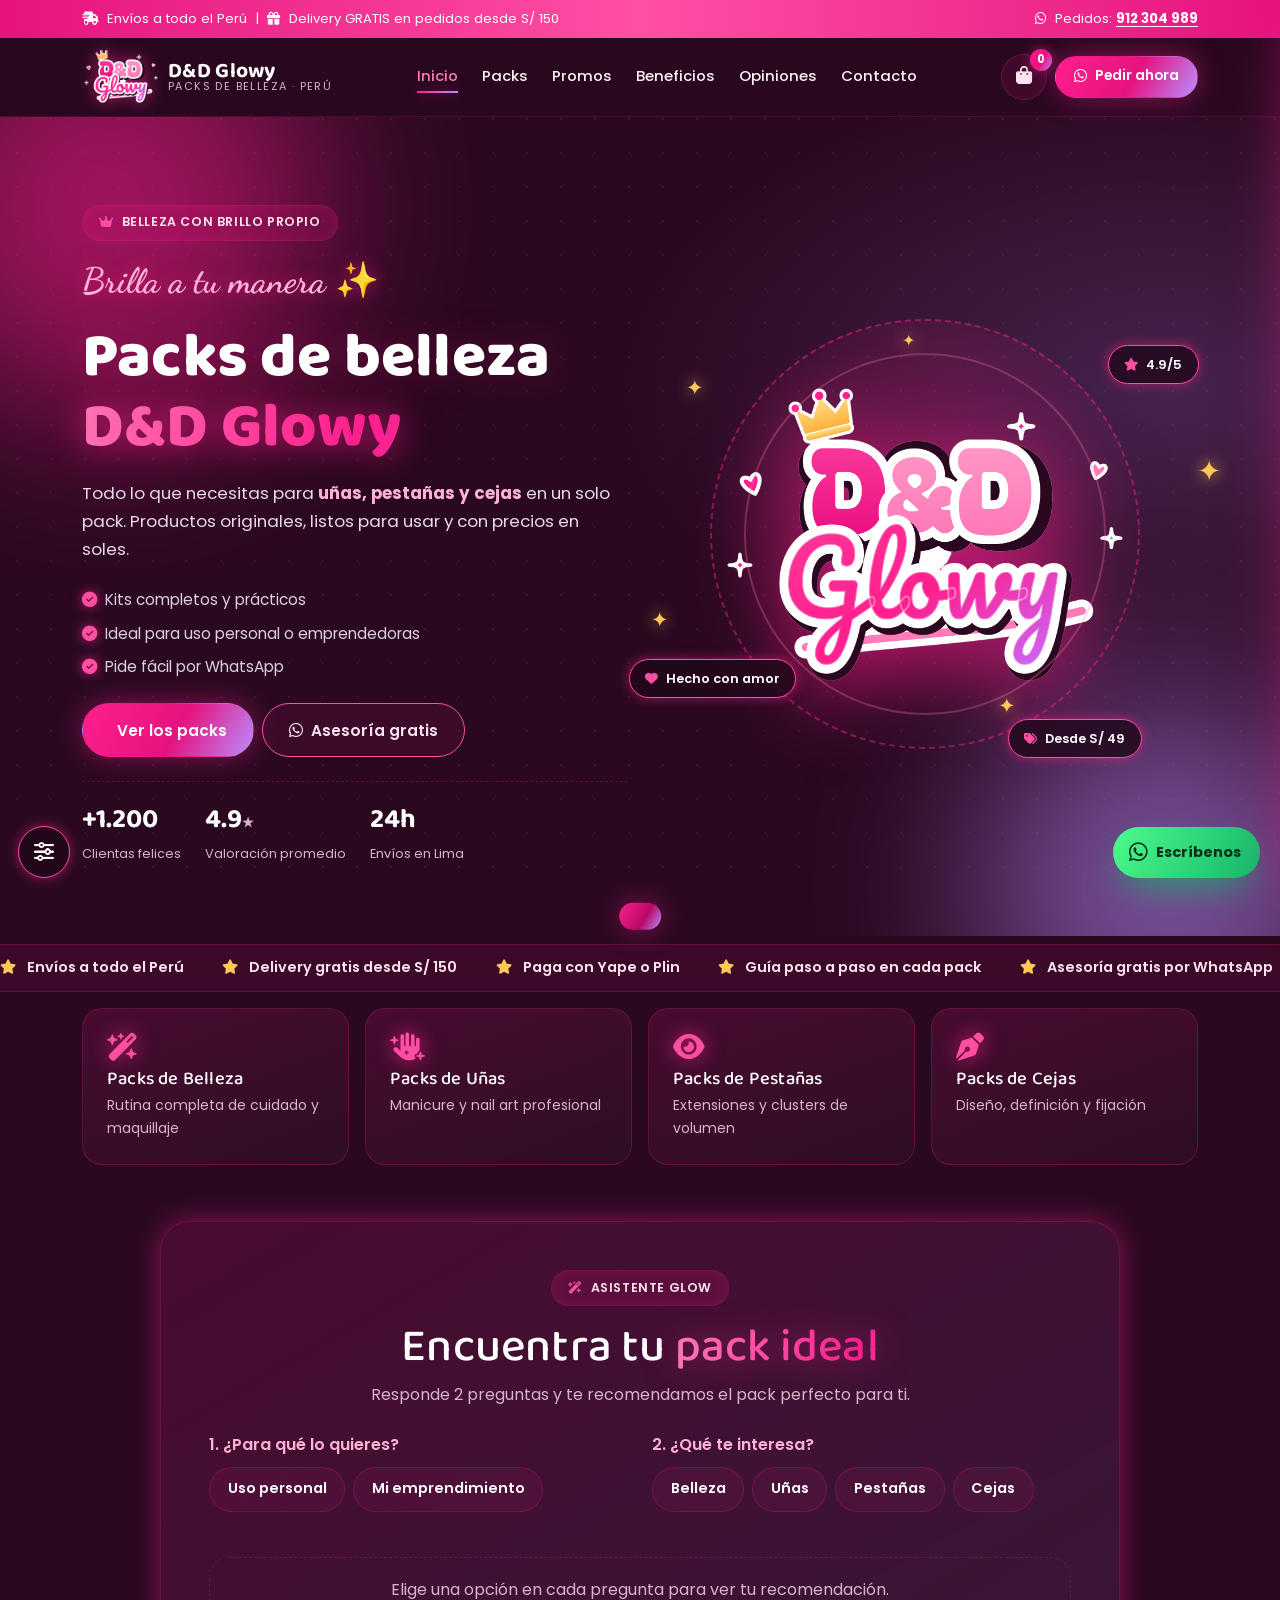
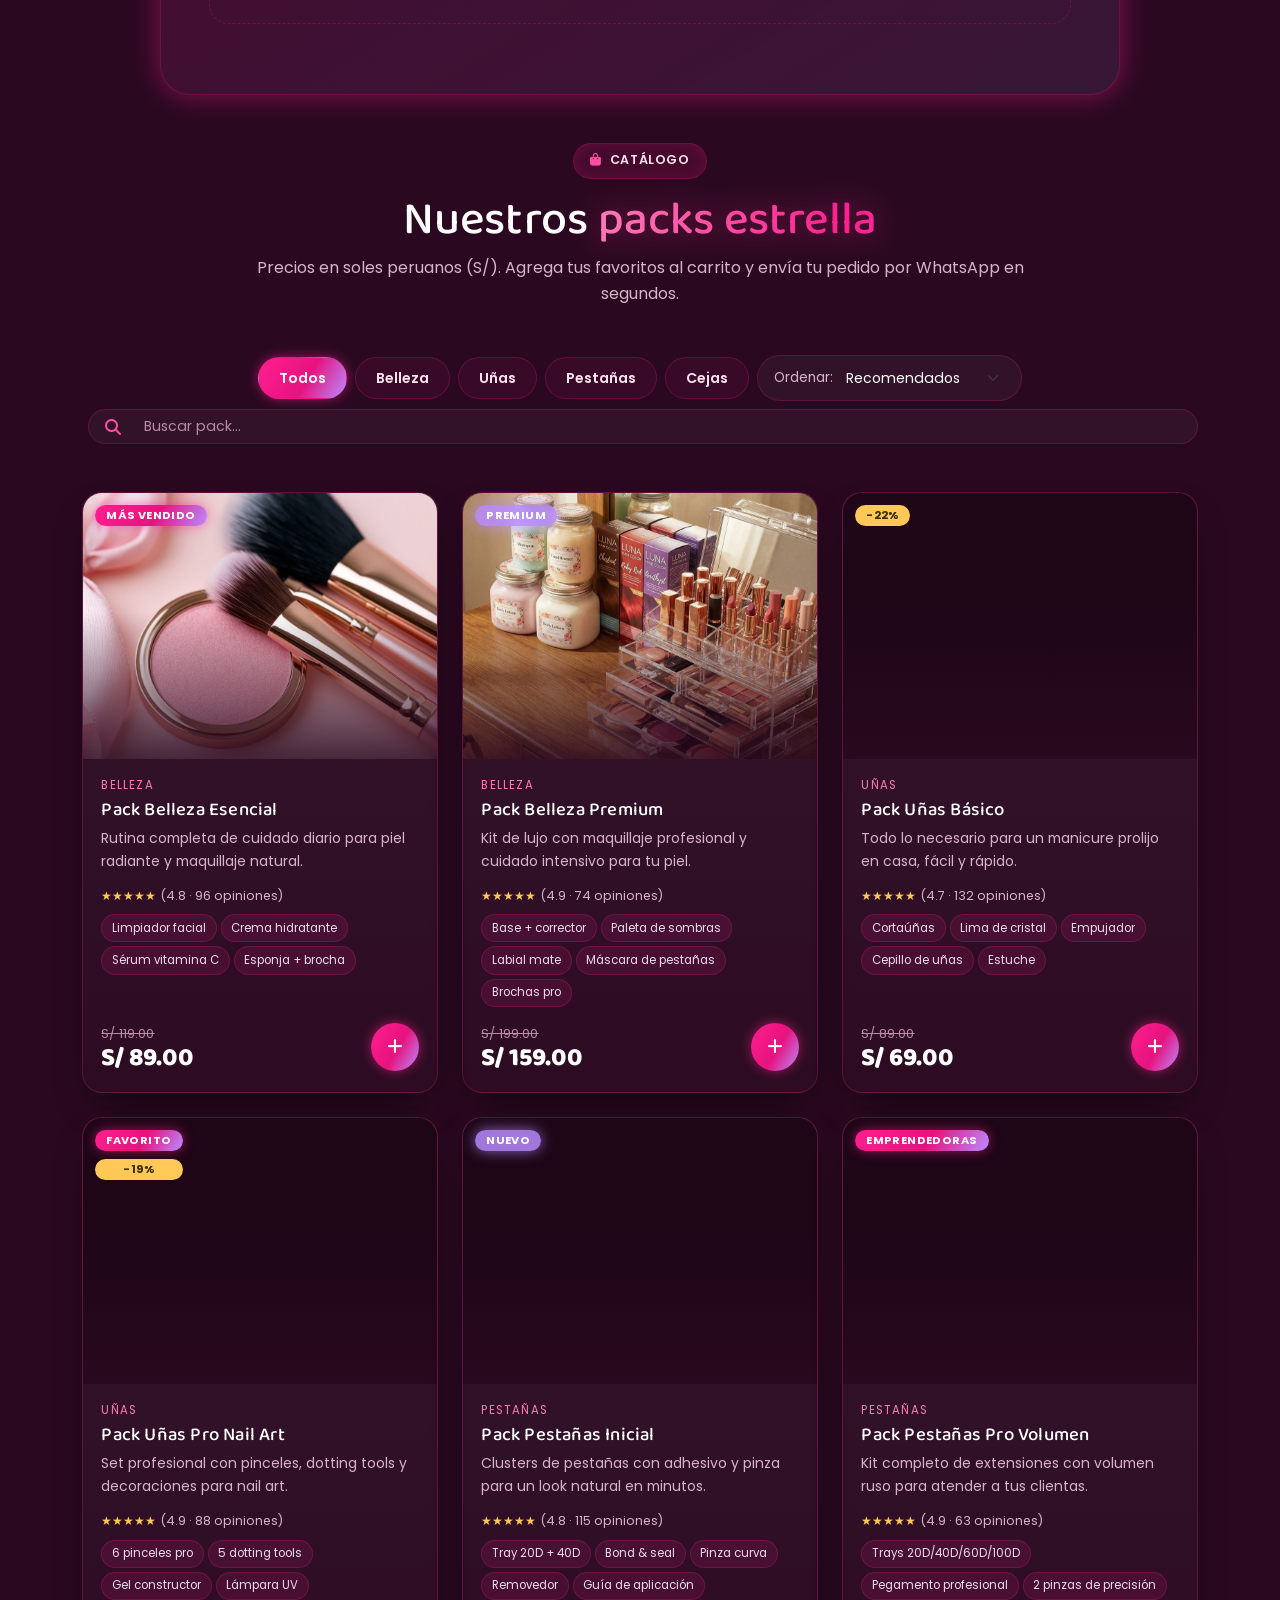
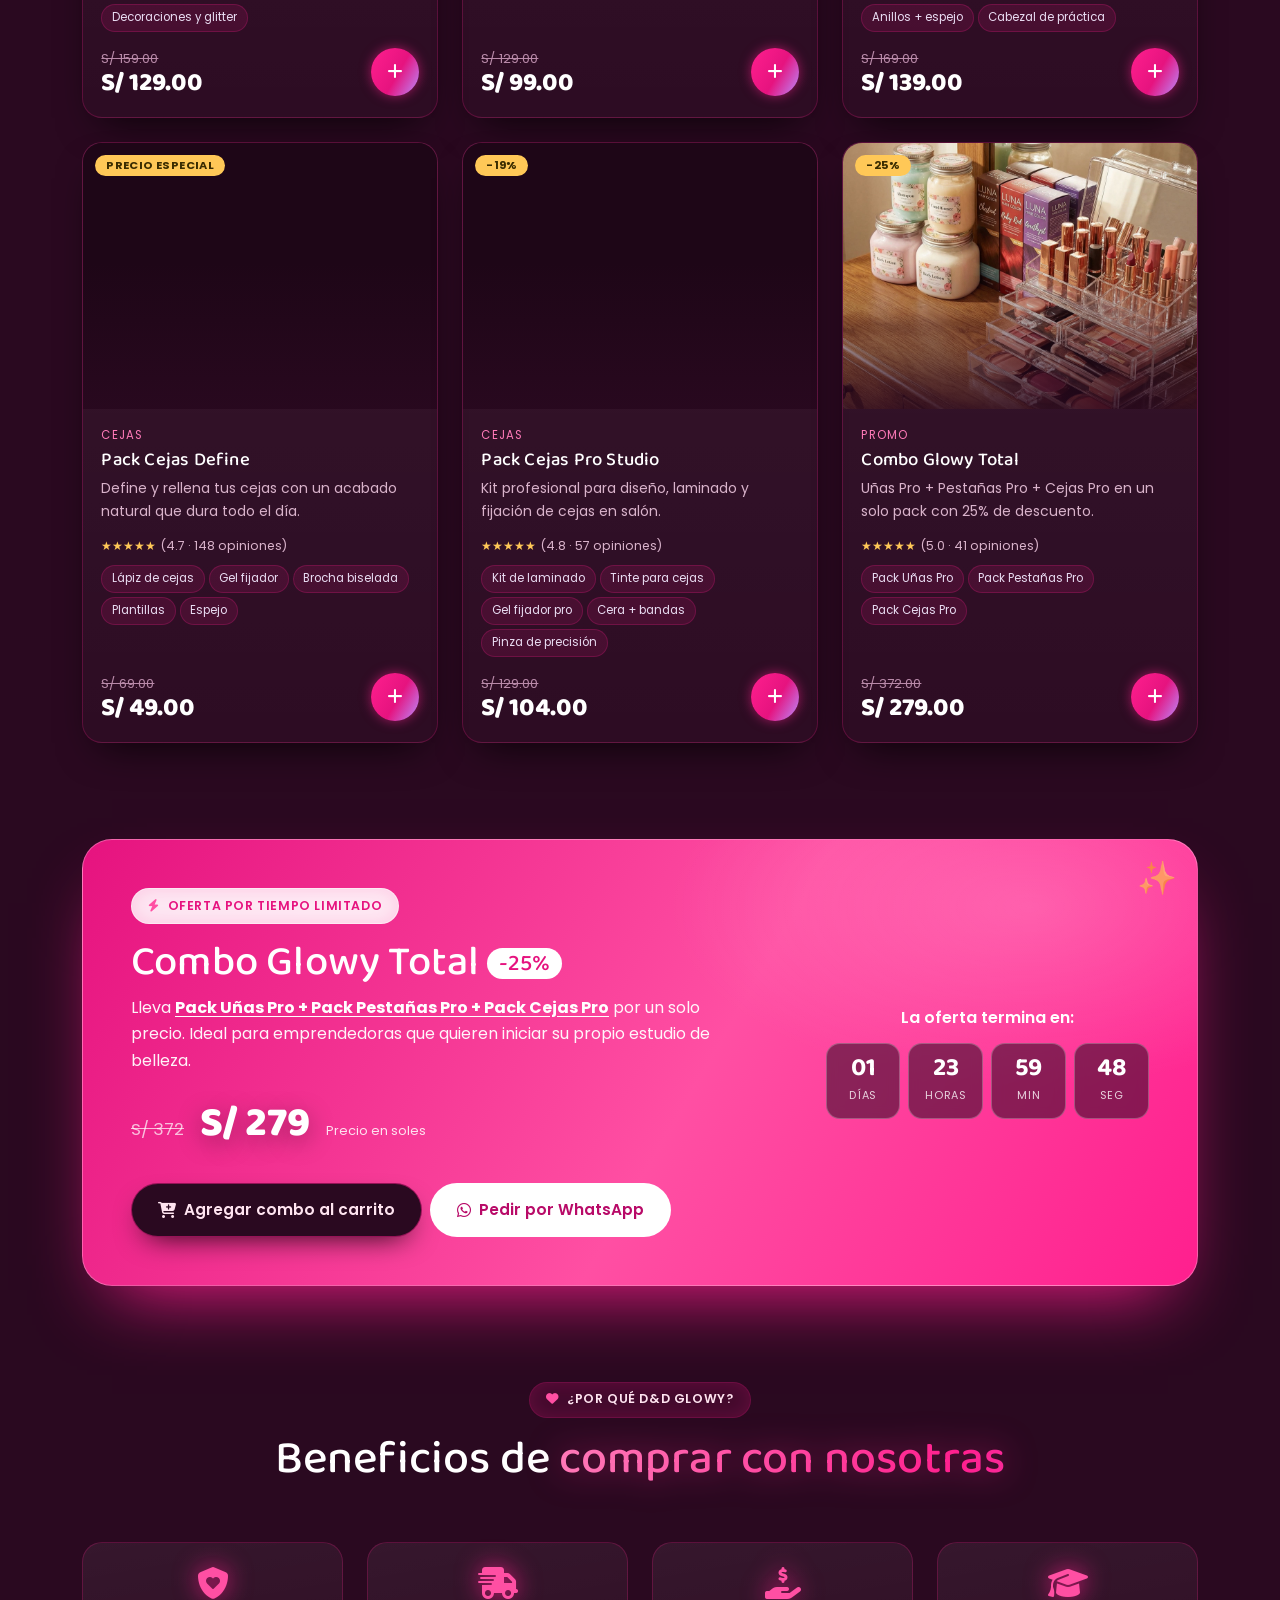
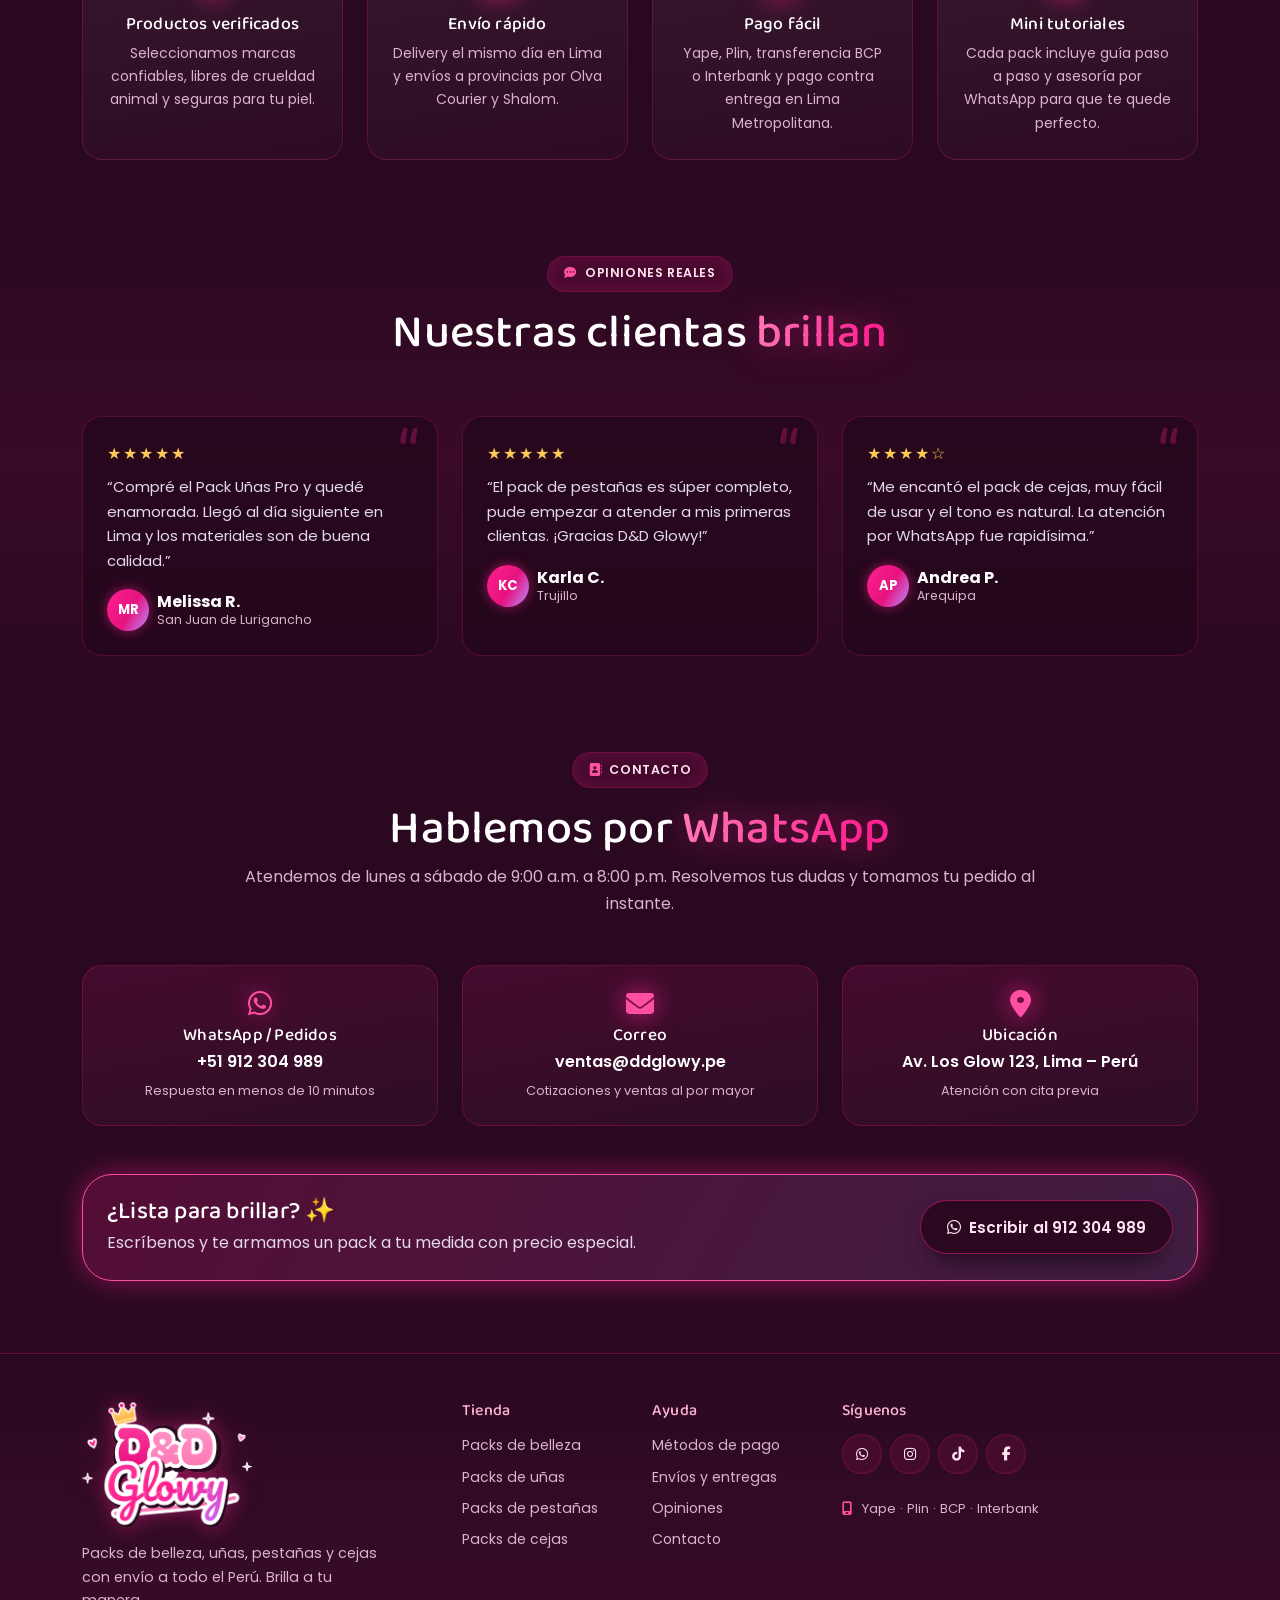
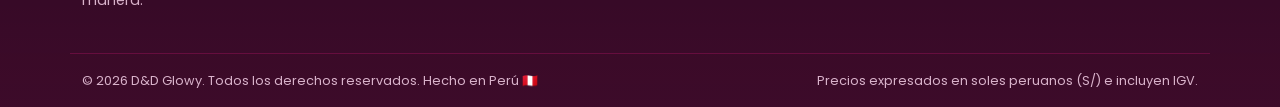
<file: dd-glowy-tienda.html>
<!DOCTYPE html>
<html lang="es">
<head>
<meta charset="UTF-8" />
<meta name="viewport" content="width=device-width, initial-scale=1.0" />
<title>D&D Glowy | Packs de Belleza, Uñas, Pestañas y Cejas en Perú</title>
<meta name="description" content="D&D Glowy - Tienda de packs de belleza en Perú. Packs para uñas, pestañas y cejas con envío a todo el país. Precios en soles. Pide por WhatsApp 912304989." />
<meta name="theme-color" content="#2A0920" />
<script>
/* Aplica las preferencias guardadas ANTES de pintar la página (evita parpadeos) */
try{
  var __p=JSON.parse(localStorage.getItem("ddglowy_prefs_v1")||"{}"),__r=document.documentElement;
  __r.dataset.theme=__p.theme||"dark";
  __r.dataset.text=__p.text||"md";
  __r.dataset.font=__p.font||"glowy";
  __r.dataset.motion=__p.motion||((window.matchMedia&&matchMedia("(prefers-reduced-motion: reduce)").matches)?"reduce":"full");
}catch(e){}
</script>
<link rel="icon" href="images/logo-dd-glowy.png" />
<link href="https://cdn.jsdelivr.net/npm/bootstrap@5.3.3/dist/css/bootstrap.min.css" rel="stylesheet" />
<link rel="preconnect" href="https://fonts.googleapis.com" />
<link rel="preconnect" href="https://fonts.gstatic.com" crossorigin />
<link href="https://fonts.googleapis.com/css2?family=Baloo+2:wght@500;600;700;800&family=Poppins:wght@300;400;500;600;700&family=Lexend:wght@400;500;600&family=Dancing+Script:wght@600;700&display=swap" rel="stylesheet" />
<link rel="stylesheet" href="https://cdn.jsdelivr.net/npm/@fortawesome/fontawesome-free@6.4.0/css/all.min.css" />
<link rel="stylesheet" href="https://cdn.jsdelivr.net/npm/aos@2.3.4/dist/aos.css" />
<style>
/* ============================================================
   D&D GLOWY · Estilos (todo en un solo archivo)
   Tema: "Glow Pink" — rosa, lila y dorado del logotipo + fondo ciruela
   ============================================================ */
:root {
  /* ---- Bootstrap 5 alineado con la marca (se usa .rounded-4, .rounded-5 y .border-*) ---- */
  --bs-border-color: rgba(255,31,142, 0.22);
  --bs-border-radius-xl: 20px;
  --bs-border-radius-xxl: 30px;
  --pink-50: #fff4f9;--pink-100: #FFE4F0;--pink-200: #ffb3d6;--pink-300: #FF7AB8;
  --pink-400: #ff4fa3;--pink-500: #FF1F8E;--pink-600: #e6137f;--pink-700: #b80a68;
  --lilac: #B98CFF;
  --lilac-300: #d3b8ff;
  --gold: #FFC857;
  --plum: #2A0920;
  --ink-900: #2A0920;--ink-800: #340d29;--ink-700: #3f1432;--ink-600: #4b1c3d;--ink-500: #5c2549;
  --white:#ffffff;--muted:#d9b3cb;--line:rgba(255,31,142,.22);
  --glow-sm:0 0 12px rgba(255,31,142,.55);--glow-md:0 0 28px rgba(255,31,142,.45);--glow-lg:0 0 60px rgba(255,31,142,.35);
  --radius-sm:12px;--radius:20px;--radius-lg:30px;
  --font-display:"Baloo 2","Trebuchet MS",sans-serif;--font-body:"Poppins","Segoe UI",sans-serif;
  --shadow-card:0 18px 40px -18px rgba(0,0,0,.85);--maxw:1200px;--header-h:78px;
}
*,*::before,*::after{box-sizing:border-box}
html{scroll-behavior:smooth;-webkit-text-size-adjust:100%}
body{margin:0;font-family:var(--font-body);font-size:16px;line-height:1.65;color:var(--white);
  background:radial-gradient(1100px 600px at 12% -8%,rgba(255,31,142,.22),transparent 60%),
  radial-gradient(900px 520px at 92% 6%, rgba(185,140,255,.20),transparent 62%),var(--ink-900);overflow-x:hidden}
body::before{content:"";position:fixed;inset:0;background-image:radial-gradient(rgba(255,255,255,.055) 1px,transparent 1px);background-size:34px 34px;pointer-events:none;z-index:0}
img{max-width:100%;display:block}
a{color:inherit;text-decoration:none}
button{font-family:inherit;cursor:pointer;border:0;background:none;color:inherit}
ul{margin:0;padding:0;list-style:none}
h1,h2,h3,h4{font-family:var(--font-display);line-height:1.12;margin:0 0 .5rem;letter-spacing:.2px}
::selection{background:var(--pink-500);color:#fff}
::-webkit-scrollbar{width:11px}
::-webkit-scrollbar-track{background:var(--ink-800)}
::-webkit-scrollbar-thumb{background:linear-gradient(var(--pink-500),var(--pink-700));border-radius:20px;border:2px solid var(--ink-800)}
.container{position:relative;z-index:1}
.text-glow{background:linear-gradient(100deg,var(--pink-300),var(--pink-500) 45%,var(--lilac));-webkit-background-clip:text;background-clip:text;color:transparent;filter:drop-shadow(0 0 16px rgba(255,31,142,.5))}
.chip{ padding:.42rem 1rem; font-size:.78rem; font-weight:600; letter-spacing:.6px; text-transform:uppercase; color:var(--pink-100); background:rgba(255,31,142,.12); border:1px solid var(--line); box-shadow:inset 0 0 18px rgba(255,31,142,.16); }
.chip i{color:var(--pink-400)}
.chip--light{background:rgba(255,255,255,.9);color:var(--pink-600);border-color:transparent}
.btn{display:inline-flex;align-items:center;justify-content:center;gap:.55rem;padding:.9rem 1.6rem;border-radius:999px;font-weight:600;font-size:.96rem;transition:transform .25s ease,box-shadow .25s ease,background .25s ease,color .25s ease;white-space:nowrap;position:relative;overflow:hidden}
.btn i{font-size:1.05em}
.btn--sm{padding:.6rem 1.1rem;font-size:.86rem}
.btn--block{width:100%}
.btn--primary{color:#fff;background:linear-gradient(120deg,var(--pink-500),var(--pink-600) 55%,var(--lilac));box-shadow:var(--glow-md)}
.btn--primary:hover{transform:translateY(-3px) scale(1.02);box-shadow:var(--glow-lg)}
.btn--ghost{color:var(--pink-100);border:1.6px solid var(--pink-400);background:rgba(255,31,142,.08)}
.btn--ghost:hover{background:rgba(255,31,142,.2);transform:translateY(-3px)}
.btn--dark{color:var(--pink-100);background:var(--ink-900);border:1.6px solid rgba(255,31,142,.5);box-shadow:0 12px 30px -14px #000}
.btn--dark:hover{transform:translateY(-3px);box-shadow:var(--glow-md)}
.btn--light{color:var(--pink-700);background:#fff}
.btn--light:hover{transform:translateY(-3px);box-shadow:0 12px 30px -10px rgba(0,0,0,.6)}
.btn--whatsapp{color:#06301a;background:linear-gradient(120deg,#4dfb8b,#12b76a);box-shadow:0 14px 32px -14px rgba(18,183,106,.8)}
.btn--whatsapp:hover{transform:translateY(-3px);box-shadow:0 18px 40px -12px rgba(18,183,106,.9)}
.topbar{ background:linear-gradient(90deg,var(--pink-600),var(--pink-400),var(--pink-600)); font-size:.82rem; z-index:60; }
.topbar i{margin-right:.3rem}
.topbar a{font-weight:700;text-decoration:underline;text-underline-offset:3px}
.header{position:sticky;top:0;z-index:50;backdrop-filter:blur(14px);background:rgba(42,9,32,.82);border-bottom:1px solid rgba(255,31,142,.16);transition:box-shadow .3s ease,background .3s ease}
.header.is-stuck{box-shadow:0 14px 34px -20px rgba(255,31,142,.9);background:rgba(42,9,32,.95)}
.header__inner{min-height:var(--header-h)}
.brand__logo{width:78px;height:54px;object-fit:contain;filter:drop-shadow(0 0 8px rgba(255,31,142,.55))}
.brand__text strong{font-family:var(--font-display);font-size:1.32rem;letter-spacing:.3px}
.brand__text small{font-size:.68rem;color:var(--muted);letter-spacing:1.4px;text-transform:uppercase}
.nav__link{ font-size:.93rem; color:var(--pink-50); position:relative; transition:color .2s ease; }
.nav__link::after{content:"";position:absolute;left:0;bottom:0;height:2px;width:0;background:linear-gradient(90deg,var(--pink-500),var(--lilac));box-shadow:var(--glow-sm);transition:width .3s ease}
.nav__link:hover{color:var(--pink-300)}
.nav__link:hover::after,.nav__link.is-active::after{width:100%}
.nav__link.is-active{color:var(--pink-300)}
.cart-btn{ width:46px; height:46px; display:grid; place-items:center; font-size:1.15rem; color:var(--pink-100); border:1.6px solid var(--line); background:rgba(255,31,142,.1); transition:transform .2s ease,box-shadow .2s ease; }
.cart-btn:hover{transform:translateY(-2px);box-shadow:var(--glow-sm)}
.cart-btn__count{ top:-6px; right:-6px; min-width:22px; height:22px; padding:0 5px; background:linear-gradient(120deg,var(--pink-500),var(--pink-600) 55%,var(--lilac)); color:#fff; font-size:.72rem; font-weight:700; display:grid; place-items:center; box-shadow:var(--glow-sm); }
.cart-btn__count.is-bump{animation:bump .45s ease}
@keyframes bump{0%{transform:scale(1)}40%{transform:scale(1.45)}100%{transform:scale(1)}}
.burger{ gap:5px; padding:.55rem; border-radius:12px; border:1.6px solid var(--line); }
.burger span{display:block;width:22px;height:2.4px;border-radius:4px;background:var(--pink-200);transition:transform .3s ease,opacity .3s ease}
.burger.is-open span:nth-child(1){transform:translateY(7.4px) rotate(45deg)}
.burger.is-open span:nth-child(2){opacity:0}
.burger.is-open span:nth-child(3){transform:translateY(-7.4px) rotate(-45deg)}
.hero{ padding:clamp(3rem,7vw,5.5rem) 0 clamp(2.5rem,6vw,4.5rem); }
.hero__glow{position:absolute;border-radius:50%;filter:blur(90px);opacity:.55;pointer-events:none;animation:pulse 7s ease-in-out infinite}
.hero__glow--one{width:420px;height:420px;background:#FF1F8E;top:-120px;left:-100px}
.hero__glow--two{width:380px;height:380px;background:#B98CFF;bottom:-140px;right:-80px;animation-delay:2.5s}
@keyframes pulse{0%,100%{transform:scale(1);opacity:.5}50%{transform:scale(1.16);opacity:.75}}
.hero__title{font-size:clamp(2.3rem,5.4vw,3.9rem);font-weight:800;margin:.9rem 0 1rem;text-shadow:0 0 40px rgba(255,31,142,.25)}
.hero__lead{ font-size:1.05rem; color:#e7d9ef; max-width:54ch; }
.hero__lead strong{color:var(--pink-200)}
.hero__list li{ color:#dccfe6; font-size:.96rem; }
.hero__list i{color:var(--pink-400);filter:drop-shadow(0 0 6px rgba(255,31,142,.8))}
.hero__stats{ border-top:1px dashed var(--line); }
.hero__stats strong{font-family:var(--font-display);font-size:1.7rem;color:#fff}
.hero__stats span{font-size:.8rem;color:var(--muted)}
.star{color:#FFC857}
.hero__art{ min-height:360px; }
.hero__logo-wrap{ width:min(100%,430px); aspect-ratio:1; background:radial-gradient(circle at 50% 40%,rgba(255,31,142,.35),transparent 68%); }
.hero__logo-wrap::before,.hero__logo-wrap::after{content:"";position:absolute;inset:0;border-radius:50%;border:2px dashed rgba(255,31,142,.45);animation:spin 26s linear infinite}
.hero__logo-wrap::after{inset:34px;border-style:solid;border-color:rgba(255,122,184,.28);animation-direction:reverse;animation-duration:34s}
@keyframes spin{to{transform:rotate(360deg)}}
.hero__logo{width:92%;filter:drop-shadow(0 24px 38px rgba(255,31,142,.55));animation:floaty 5.5s ease-in-out infinite}
@keyframes floaty{0%,100%{transform:translateY(0) rotate(-1deg)}50%{transform:translateY(-16px) rotate(1deg)}}
.float-tag{ padding:.5rem .95rem; font-size:.8rem; font-weight:600; color:#fff; background:rgba(34,8,27,.82); border:1.4px solid var(--pink-400); box-shadow:var(--glow-sm); backdrop-filter:blur(6px); animation:floaty 4.6s ease-in-out infinite; }
.float-tag i{color:var(--pink-400);margin-right:.3rem}
.float-tag--1{top:6%;right:2%}
.float-tag--2{bottom:12%;left:-2%;animation-delay:1.1s}
.float-tag--3{bottom:-2%;right:12%;animation-delay:2s}
.cat-card{ background:linear-gradient(160deg,rgba(255,31,142,.14),rgba(255,255,255,.02)); border:1px solid var(--line); cursor:pointer; transition:transform .28s ease,box-shadow .28s ease,border-color .28s ease; }
.cat-card:hover{transform:translateY(-8px);box-shadow:var(--glow-md);border-color:var(--pink-400)}
.cat-card i{ color:var(--pink-400); filter:drop-shadow(0 0 10px rgba(255,31,142,.8)); }
.cat-card h3{ font-size:1.15rem; }
.cat-card p{ color:var(--muted); }
.section--alt{background:linear-gradient(180deg,transparent,rgba(255,31,142,.07),transparent)}
.section__title{ font-size:clamp(1.9rem,4vw,2.9rem); }
.section__sub{ color:var(--muted); font-size:1rem; }
.filter{padding:.6rem 1.25rem;border-radius:999px;font-size:.88rem;font-weight:600;color:var(--pink-100);border:1.5px solid var(--line);background:rgba(255,31,142,.07);transition:all .25s ease}
.filter:hover{background:rgba(255,31,142,.2);transform:translateY(-2px)}
.filter.is-active{color:#fff;background:linear-gradient(120deg,var(--pink-500),var(--pink-600) 55%,var(--lilac));border-color:transparent;box-shadow:var(--glow-sm)}
.filters__search{border-radius:999px;border:1.5px solid var(--line);background:rgba(255,255,255,.04);margin-left:.4rem}
.filters__search .input-group-text{color:var(--pink-400);background:transparent;border:0;padding-left:1rem}
.filters__search input{border:0;outline:0;background:transparent;color:#fff;font-family:inherit;font-size:.88rem;min-width:190px}
.filters__search .form-control:focus{color:#fff;background:transparent;box-shadow:none}
.filters__search input::placeholder{color:#b98aa9}
.product{position:relative;display:flex;flex-direction:column;border-radius:var(--radius);overflow:hidden;background:linear-gradient(180deg,rgba(255,255,255,.055),rgba(255,255,255,.015));border:1px solid var(--line);box-shadow:var(--shadow-card);transition:transform .3s ease,box-shadow .3s ease,border-color .3s ease;animation:fadeUp .5s ease both}
@keyframes fadeUp{from{opacity:0;transform:translateY(18px)}to{opacity:1;transform:translateY(0)}}
.product:hover{transform:translateY(-8px);border-color:var(--pink-400);box-shadow:0 26px 55px -22px rgba(255,31,142,.85)}
.product__media{position:relative;overflow:hidden;aspect-ratio:4/3;background:#1e0617}
.product__media img{width:100%;height:100%;object-fit:cover;transition:transform .55s ease}
.product:hover .product__media img{transform:scale(1.09)}
.product__media::after{content:"";position:absolute;inset:0;background:linear-gradient(180deg,transparent 45%,rgba(42,9,32,.85))}
.product__badges{position:absolute;top:.75rem;left:.75rem;display:flex;flex-direction:column;gap:.4rem;z-index:2}
.badge{padding:.3rem .7rem;border-radius:999px;font-size:.7rem;font-weight:700;letter-spacing:.4px;text-transform:uppercase;color:#fff;backdrop-filter:blur(4px)}
.badge--new{background:rgba(185,140,255,.85);box-shadow:0 0 14px rgba(185,140,255,.7)}
.badge--hot{background:linear-gradient(120deg,var(--pink-500),var(--pink-600) 55%,var(--lilac));box-shadow:var(--glow-sm)}
.badge--off{background:#FFC857;color:#3a2c00}
.product__body{padding:1.1rem 1.15rem 1.35rem;display:flex;flex-direction:column;flex:1}
.product__cat{font-size:.72rem;letter-spacing:1.2px;text-transform:uppercase;color:var(--pink-300);margin-bottom:.3rem}
.product__name{font-size:1.16rem;margin-bottom:.4rem}
.product__desc{font-size:.87rem;color:var(--muted);margin:0 0 .8rem}
.product__includes{display:flex;flex-wrap:wrap;gap:.35rem;margin-bottom:1rem}
.product__includes span{font-size:.72rem;padding:.22rem .6rem;border-radius:999px;color:#e9dcf2;background:rgba(255,31,142,.12);border:1px solid var(--line)}
.product__foot{margin-top:auto;display:flex;align-items:flex-end;justify-content:space-between;gap:.6rem}
.product__prices{display:flex;flex-direction:column}
.price-old{font-size:.82rem;color:#b98aa9;text-decoration:line-through}
.price-now{font-family:var(--font-display);font-size:1.6rem;font-weight:800;color:#fff;line-height:1}
.price-now small{font-size:.62em;color:var(--pink-300)}
.product__add{width:48px;height:48px;border-radius:50%;display:grid;place-items:center;font-size:1.05rem;color:#fff;background:linear-gradient(120deg,var(--pink-500),var(--pink-600) 55%,var(--lilac));box-shadow:var(--glow-sm);transition:transform .22s ease,box-shadow .22s ease;flex-shrink:0}
.product__add:hover{transform:scale(1.12) rotate(-8deg);box-shadow:var(--glow-lg)}
.product__rating{display:flex;align-items:center;gap:.3rem;font-size:.78rem;color:#FFC857;margin-bottom:.55rem}
.product__rating span{color:var(--muted)}
.empty-state{text-align:center;color:var(--muted);padding:2.5rem 1rem;border:1px dashed var(--line);border-radius:var(--radius)}
.empty-state i{color:var(--pink-400);margin-right:.4rem}
.promo__inner{ background:radial-gradient(600px 300px at 85% 15%,rgba(255,255,255,.18),transparent 60%),linear-gradient(120deg,var(--pink-600),var(--pink-400) 55%,var(--pink-500)); box-shadow:0 34px 70px -30px rgba(255,31,142,.95); border:1px solid rgba(255,255,255,.28); }
.promo__inner::after{content:"✨";position:absolute;top:12px;right:20px;font-size:2rem;opacity:.55}
.promo__text h2{ font-size:clamp(1.7rem,3.6vw,2.6rem); color:#fff; }
.promo__off{font-size:.55em;padding:.18rem .7rem;border-radius:999px;background:#fff;color:var(--pink-600)}
.promo__text p{color:rgba(255,255,255,.95);max-width:60ch}
.promo__text strong{color:#fff;text-decoration:underline;text-underline-offset:3px}
.promo__price .price-old{color:rgba(255,255,255,.7);font-size:1.05rem}
.promo__price .price-new{font-family:var(--font-display);font-size:2.6rem;font-weight:800;color:#fff;text-shadow:0 6px 24px rgba(0,0,0,.35)}
.promo__price small{color:rgba(255,255,255,.85);font-size:.8rem}
.promo__timer>p{color:#fff;font-weight:600;margin-bottom:.7rem}
.timer{ grid-template-columns:repeat(4,1fr); }
.timer div{background:rgba(42,9,32,.55);border:1px solid rgba(255,255,255,.25);border-radius:14px;padding:.7rem .3rem;backdrop-filter:blur(6px)}
.timer strong{display:block;font-family:var(--font-display);font-size:1.6rem;color:#fff;line-height:1}
.timer span{font-size:.68rem;color:rgba(255,255,255,.8);text-transform:uppercase;letter-spacing:.6px}
.benefit{ background:linear-gradient(170deg,rgba(255,255,255,.06),rgba(255,255,255,.015)); border:1px solid var(--line); transition:transform .28s ease,box-shadow .28s ease; }
.benefit:hover{transform:translateY(-7px);box-shadow:var(--glow-md)}
.benefit i{ color:var(--pink-400); filter:drop-shadow(0 0 12px rgba(255,31,142,.85)); }
.benefit h3{font-size:1.1rem}
.benefit p{ color:var(--muted); }
.testimonial{ background:rgba(34,8,27,.72); border:1px solid var(--line); transition:transform .28s ease,box-shadow .28s ease; }
.testimonial:hover{transform:translateY(-6px);box-shadow:var(--glow-md)}
.testimonial::before{content:"\201C";position:absolute;top:.1rem;right:1.2rem;font-family:var(--font-display);font-size:4.6rem;color:rgba(255,31,142,.28);line-height:1}
.testimonial__stars{ color:#FFC857; letter-spacing:2px; }
.testimonial p{ font-size:.93rem; color:#e3d7ec; }
.avatar{ width:42px; height:42px; place-items:center; font-size:.82rem; color:#fff; background:linear-gradient(120deg,var(--pink-500),var(--pink-600) 55%,var(--lilac)); box-shadow:var(--glow-sm); }
.testimonial footer small{color:var(--muted);font-size:.78rem}
.contact__card{ background:linear-gradient(170deg,rgba(255,31,142,.13),rgba(255,255,255,.02)); border:1px solid var(--line); transition:transform .28s ease,box-shadow .28s ease; }
.contact__card:hover{transform:translateY(-7px);box-shadow:var(--glow-md)}
.contact__card i{ color:var(--pink-400); filter:drop-shadow(0 0 12px rgba(255,31,142,.85)); }
.contact__card h3{font-size:1.08rem}
.contact__card a:hover{color:var(--pink-300)}
.contact__card small{color:var(--muted);font-size:.8rem}
.contact__banner{ background:linear-gradient(120deg,rgba(255,31,142,.2),rgba(185,140,255,.16)); border:1px solid var(--pink-400); box-shadow:var(--glow-md); }
.contact__banner h3{ font-size:1.5rem; }
.contact__banner p{ color:#e5d8ee; }
.footer{ background:linear-gradient(180deg,transparent,rgba(255,31,142,.09)); border-top:1px solid var(--line); }
.footer__brand img{width:170px;margin-bottom:.9rem;filter:drop-shadow(0 0 10px rgba(255,31,142,.45))}
.footer__brand p{color:var(--muted);font-size:.89rem;max-width:34ch}
.footer__col{display:flex;flex-direction:column;gap:.5rem}
.footer__col h4{font-size:1rem;margin-bottom:.4rem;color:var(--pink-200)}
.footer__col a{color:var(--muted);font-size:.88rem;transition:color .2s ease,padding-left .2s ease}
.footer__col a:hover{color:var(--pink-300);padding-left:4px}
.socials a{width:40px;height:40px;border-radius:50%;display:grid;place-items:center;color:var(--pink-100);border:1.5px solid var(--line);background:rgba(255,31,142,.1);transition:transform .22s ease,box-shadow .22s ease}
.socials a:hover{transform:translateY(-4px);box-shadow:var(--glow-sm)}
.footer__pay{color:var(--muted);font-size:.82rem}
.footer__pay i{color:var(--pink-400);margin-right:.35rem}
.footer__bottom{ font-size:.8rem; color:var(--muted); }
.whatsapp-float{ right:20px; bottom:22px; z-index:70; padding:.85rem 1.2rem .85rem 1rem; font-size:.9rem; color:#06301a; background:linear-gradient(120deg,#4dfb8b,#12b76a); box-shadow:0 16px 34px -12px rgba(18,183,106,.95); animation:pulseGlow 2.4s ease-in-out infinite; }
.whatsapp-float i{font-size:1.35rem}
.whatsapp-float:hover{transform:translateY(-3px) scale(1.03)}
@keyframes pulseGlow{0%,100%{box-shadow:0 16px 34px -12px rgba(18,183,106,.9)}50%{box-shadow:0 16px 40px -6px rgba(77,251,139,.95)}}
.cart-overlay{ inset:0; z-index:90; background:rgba(20,3,14,.72); backdrop-filter:blur(3px); animation:fadeIn .25s ease; }
@keyframes fadeIn{from{opacity:0}to{opacity:1}}
.cart{ z-index:95; width:min(420px,100%); background:linear-gradient(180deg,var(--ink-800),var(--ink-900)); border-left:1px solid var(--line); box-shadow:-24px 0 60px -20px rgba(255,31,142,.6); transform:translateX(105%); transition:transform .38s cubic-bezier(.2,.8,.3,1); }
.cart.is-open{transform:translateX(0)}
.cart__head{ border-bottom:1px solid var(--line); }
.cart__head h2{ font-size:1.25rem; }
.cart__head i{color:var(--pink-400)}
.cart__close{width:38px;height:38px;border-radius:50%;display:grid;place-items:center;font-size:1.15rem;border:1.5px solid var(--line);transition:background .2s ease,transform .2s ease}
.cart__close:hover{background:rgba(255,31,142,.2);transform:rotate(90deg)}
.cart-empty{ color:var(--muted); }
.cart-empty i{font-size:2.6rem;color:var(--pink-500);display:block;margin-bottom:.8rem;filter:drop-shadow(0 0 14px rgba(255,31,142,.8))}
.cart-item{ grid-template-columns:68px 1fr auto; padding:.7rem; border-radius:16px; background:rgba(255,255,255,.045); border:1px solid var(--line); animation:fadeUp .35s ease both; }
.cart-item img{width:68px;height:68px;border-radius:12px;object-fit:cover}
.cart-item__info h4{font-size:.95rem;margin:0 0 .2rem}
.cart-item__info p{margin:0;font-size:.82rem;color:var(--pink-300);font-weight:600}
.cart-item__qty button{width:26px;height:26px;border-radius:8px;display:grid;place-items:center;font-size:.8rem;background:rgba(255,31,142,.18);border:1px solid var(--line);transition:background .2s ease}
.cart-item__qty button:hover{background:rgba(255,31,142,.4)}
.cart-item__qty span{min-width:20px;text-align:center;font-weight:600;font-size:.9rem}
.cart-item__remove{font-size:.95rem;color:#ff7a9c;padding:.3rem;transition:transform .2s ease}
.cart-item__remove:hover{transform:scale(1.2)}
.cart__foot{ background:rgba(0,0,0,.28); }
.cart__row{ font-size:.92rem; color:var(--muted); margin-bottom:.35rem; }
.cart__row strong{color:#fff}
.cart__row--total{font-size:1.15rem;margin:.6rem 0 .9rem;padding-top:.6rem;border-top:1px dashed var(--line)}
.cart__row--total strong{font-family:var(--font-display);font-size:1.5rem;color:var(--pink-300)}
.cart__field{ font-size:.82rem; color:var(--muted); }
.cart__field input{padding:.65rem .9rem;border-radius:12px;border:1.4px solid var(--line);background:rgba(255,255,255,.05);color:#fff;font-family:inherit;font-size:.9rem;outline:none;transition:border-color .2s ease,box-shadow .2s ease}
.cart__field input:focus{border-color:var(--pink-400);box-shadow:0 0 0 3px rgba(255,31,142,.2)}
.cart__field input::placeholder{color:#b98aa9}
.cart__clear{ font-size:.82rem; color:#ff9db5; }
.cart__clear:hover{color:#ff5f8b}
.cart__note{ font-size:.74rem; color:var(--muted); }
.glow-toast{ left:50%; bottom:30px; z-index:120; transform:translate(-50%, 220%); padding:.85rem 1.3rem; font-size:.9rem; font-weight:600; color:#fff; background:linear-gradient(120deg,var(--pink-500),var(--pink-700) 60%,var(--lilac)); box-shadow:var(--glow-md); transition:transform .4s cubic-bezier(.2,.8,.3,1); max-width:90vw; }
.glow-toast.is-show{transform:translate(-50%,0)}
.glow-toast i{margin-right:.4rem}
.to-top{ right:22px; bottom:92px; z-index:65; width:46px; height:46px; place-items:center; color:#fff; background:rgba(34,8,27,.9); border:1.5px solid var(--pink-400); box-shadow:var(--glow-sm); opacity:0; pointer-events:none; transform:translateY(14px); transition:opacity .3s ease,transform .3s ease; }
.to-top.is-show{opacity:1;pointer-events:auto;transform:translateY(0)}
.to-top:hover{background:var(--pink-600)}
.cart__field .req{color:var(--pink-400);font-style:normal}
#send-order:disabled{opacity:.45;cursor:not-allowed;filter:grayscale(.35);box-shadow:none;transform:none}
#send-order:disabled:hover{transform:none;box-shadow:none}
.cart-btn.has-items{animation:cartPulse 2.6s ease-in-out infinite}
@keyframes cartPulse{0%,100%{box-shadow:0 0 0 0 rgba(255,31,142,.55)}50%{box-shadow:0 0 0 9px rgba(255,31,142,0)}}
.modal-overlay{position:fixed;inset:0;z-index:130;display:grid;place-items:center;padding:22px;background:rgba(20,3,14,.78);backdrop-filter:blur(5px);animation:fadeIn .25s ease}
.modal-overlay[hidden]{display:none}
.confirm-modal{ width:min(460px,100%); padding:2.2rem 1.8rem 1.8rem; background:linear-gradient(180deg,var(--ink-700),var(--ink-900)); border:1.5px solid var(--pink-400); box-shadow:0 30px 70px -24px rgba(255,31,142,.9); animation:popIn .38s cubic-bezier(.2,.9,.3,1.2); }
@keyframes popIn{from{opacity:0;transform:translateY(20px) scale(.94)}to{opacity:1;transform:translateY(0) scale(1)}}
.modal__icon{ place-items:center; width:76px; height:76px; font-size:2.2rem; color:#fff; background:linear-gradient(120deg,var(--pink-500),var(--pink-600) 55%,var(--lilac)); box-shadow:var(--glow-lg); }
.confirm-modal h2{font-size:1.6rem;margin-bottom:.5rem}
.confirm-modal p{color:var(--muted);font-size:.95rem;margin:0 0 1.4rem}
.confirm-modal p strong{color:var(--pink-200)}
.card,.card-body{color:inherit}
@media (max-width:991.98px){
  .hero__art{min-height:300px}
}
@media (max-width: 991.98px){
  .nav{ position:fixed; inset:calc(var(--header-h) + 40px) 0 auto 0; padding:1.2rem 22px 1.6rem; background:rgba(42,9,32,.98); border-bottom:1px solid var(--line); box-shadow:0 24px 40px -20px rgba(0,0,0,.9); transform:translateY(-140%); transition:transform .35s ease; max-height:calc(100vh - var(--header-h)); overflow-y:auto; }
  .nav.is-open{transform:translateY(0)}
  .nav__link{ border-bottom:1px solid rgba(255,31,142,.12); font-size:1rem; }
  .topbar{font-size:.76rem}
}
@media (max-width:620px){
  :root{--header-h:68px}
  .brand__logo{width:62px;height:44px}
  .brand__text strong{font-size:1.1rem}
  .brand__text small{font-size:.6rem}
  .hero__stats strong{font-size:1.4rem}
  .float-tag--2{left:0}
  .whatsapp-float span{display:none}
  .whatsapp-float{padding:.95rem}
  .whatsapp-float i{font-size:1.5rem}
  .filters__search{width:100%;margin-left:0}
  .filters__search input{min-width:0;width:100%}
  .promo__price .price-new{font-size:2.1rem}
  .cart{width:100%}
  .to-top{bottom:86px;right:18px}
}
@media (prefers-reduced-motion:reduce){
  *,*::before,*::after{animation-duration:.001ms !important;animation-iteration-count:1 !important;transition-duration:.001ms !important}
  html{scroll-behavior:auto}
}

/* ============================================================
   MEJORAS · Accesibilidad, configuración de usuario y animaciones
   ============================================================ */

/* ---------- Preferencias del usuario (panel de configuración) ---------- */
:root{--focus:#FFC857}
html{font-size:100%}
html[data-text="sm"]{font-size:90%}
html[data-text="lg"]{font-size:112.5%}
html[data-text="xl"]{font-size:125%}
body{font-size:1rem;transition:background-color .4s ease,color .4s ease}
html[data-font="legible"]{--font-display:"Lexend","Segoe UI",sans-serif;--font-body:"Lexend","Segoe UI",sans-serif}
html[data-font="legible"] body{line-height:1.8;letter-spacing:.2px}

/* ---------- Accesibilidad ---------- */
.skip-link{position:fixed;left:16px;top:-90px;z-index:400;padding:.7rem 1.2rem;border-radius:999px;background:#fff;color:#b80a68;font-weight:700;box-shadow:var(--glow-md);transition:top .25s ease}
.skip-link:focus{top:12px}
:focus-visible{outline:3px solid var(--focus);outline-offset:3px;border-radius:6px}
main:focus{outline:none}
.filters__search:focus-within,.filters__sort:focus-within{border-color:var(--pink-400);box-shadow:0 0 0 3px rgba(255,31,142,.25)}
.filters__search input:focus-visible{outline:none}
.cart-item__qty button{width:32px;height:32px}
.cart-item__remove{min-width:36px;min-height:36px}
.cat-card{transition:transform .28s ease,box-shadow .28s ease,border-color .28s ease,background .28s ease}
.cat-card:focus-visible{transform:translateY(-8px);box-shadow:var(--glow-md);border-color:var(--pink-400)}

/* ---------- Navegación: barra de progreso de lectura ---------- */
.scroll-progress{position:fixed;top:0;left:0;right:0;height:4px;z-index:300;transform-origin:0 50%;transform:scaleX(0);background:linear-gradient(90deg,var(--pink-500),var(--lilac),var(--gold));box-shadow:var(--glow-sm);pointer-events:none}
.nav__link[aria-current="true"]{color:var(--pink-300)}

/* ---------- Tipografía personalizada: fuente script para acentos ---------- */
.script-tag{font-family:"Dancing Script","Brush Script MT",cursive;font-size:clamp(1.6rem,3.2vw,2.2rem);font-weight:700;color:var(--pink-200);margin:.7rem 0 0;text-shadow:0 0 18px rgba(255,31,142,.6)}

/* =====================================================
   ANIMACIÓN 1 · Brillo barrido (shimmer) en botones — hover / foco
   ===================================================== */
.btn--primary::after,.btn--whatsapp::after{content:"";position:absolute;top:0;left:-75%;width:50%;height:100%;background:linear-gradient(100deg,transparent,rgba(255,255,255,.55),transparent);transform:skewX(-20deg);pointer-events:none}
.btn--primary:hover::after,.btn--primary:focus-visible::after,.btn--whatsapp:hover::after,.btn--whatsapp:focus-visible::after{animation:shimmer .9s ease}
@keyframes shimmer{from{left:-75%}to{left:130%}}

/* =====================================================
   ANIMACIÓN 2 · Destellos titilantes (twinkle) en el hero — continua
   ===================================================== */
.sparkle{ color:var(--gold); font-size:1.3rem; pointer-events:none; filter:drop-shadow(0 0 8px rgba(255,200,87,.9)); animation:twinkle 3.2s ease-in-out infinite; }
.sparkle--1{top:12%;left:8%}
.sparkle--2{top:30%;right:-2%;font-size:1.8rem;animation-delay:.8s}
.sparkle--3{bottom:26%;left:2%;animation-delay:1.5s}
.sparkle--4{top:2%;left:46%;font-size:1rem;animation-delay:2.1s}
.sparkle--5{bottom:6%;right:34%;animation-delay:.4s}
@keyframes twinkle{0%,100%{opacity:.25;transform:scale(.6) rotate(0deg)}50%{opacity:1;transform:scale(1.25) rotate(45deg)}}

/* =====================================================
   ANIMACIÓN 3 · Degradado fluido en títulos (cambio suave de color)
   ===================================================== */
.text-glow{background-size:200% auto;animation:gradientFlow 6s ease-in-out infinite alternate}
@keyframes gradientFlow{from{background-position:0% 50%}to{background-position:100% 50%}}

/* =====================================================
   ANIMACIÓN 4 · Icono gelatina (jelly) al pasar o enfocar tarjetas
   ===================================================== */
.cat-card i,.benefit i,.contact__card i{display:inline-block}
.cat-card:hover i,.cat-card:focus-visible i,.benefit:hover i,.contact__card:hover i{animation:jelly .8s ease}
@keyframes jelly{0%{transform:scale(1,1)}25%{transform:scale(1.25,.75)}50%{transform:scale(.8,1.2)}75%{transform:scale(1.12,.9)}100%{transform:scale(1,1)}}

/* =====================================================
   ANIMACIÓN 5 · Cinta de ventajas en movimiento (cambio de posición)
   Se pausa con el mouse o el teclado y con "Reducir animaciones"
   ===================================================== */
.ticker{position:relative;z-index:1;overflow:hidden;border-block:1px solid var(--line);background:rgba(255,31,142,.08);padding:.7rem 0;margin-top:.5rem}
.ticker__track{display:flex;width:max-content;animation:tickerMove 34s linear infinite}
.ticker:hover .ticker__track,.ticker:focus-within .ticker__track{animation-play-state:paused}
.ticker__group{display:flex;flex-shrink:0;gap:2.4rem;padding-right:2.4rem;font-weight:600;font-size:.9rem;color:var(--pink-100)}
.ticker__group span{white-space:nowrap}
.ticker__group i{color:var(--gold);margin-right:.5rem}
@keyframes tickerMove{from{transform:translateX(0)}to{transform:translateX(-50%)}}

/* Extra: rebote al agregar al carrito (feedback de estado) */
.is-added{animation:popAdd .5s ease}
@keyframes popAdd{0%{transform:scale(1)}40%{transform:scale(1.2) rotate(8deg)}100%{transform:scale(1) rotate(0)}}

/* ---------- Ordenar catálogo ---------- */
.filters__sort{ padding:.35rem .5rem .35rem 1rem; border:1.5px solid var(--line); background:rgba(255,255,255,.04); font-size:.85rem; color:var(--muted); transition:border-color .25s ease,box-shadow .25s ease; }
.filters__sort select{background-color:transparent;background-image:var(--bs-form-select-bg-img);color:var(--white);border:0;font-family:inherit;font-size:.88rem;padding:.35rem .3rem;cursor:pointer;border-radius:999px;width:auto}
.filters__sort select option{color:#2A0920;background:#fff}/* ---------- Asistente "Encuentra tu pack ideal" ---------- */

.quiz{ max-width:960px; background:linear-gradient(150deg,rgba(255,31,142,.14),rgba(185,140,255,.1)); border:1px solid var(--line); box-shadow:var(--glow-md); }
.quiz__q{ font-weight:600; color:var(--pink-200); }
.quiz__opt{padding:.6rem 1.1rem;min-height:44px;border-radius:999px;border:1.5px solid var(--line);background:rgba(255,31,142,.07);font-weight:600;font-size:.9rem;transition:background .25s ease,color .25s ease,border-color .25s ease,box-shadow .25s ease,transform .25s ease}
.quiz__opt:hover{transform:translateY(-2px);background:rgba(255,31,142,.2)}
.quiz__opt[aria-pressed="true"]{color:#fff;background:linear-gradient(120deg,var(--pink-500),var(--pink-600) 55%,var(--lilac));border-color:transparent;box-shadow:var(--glow-sm)}
.quiz__result{min-height:110px;display:grid;align-items:center}
.quiz__hint{margin:0;text-align:center;color:var(--muted);padding:1.2rem;border:1px dashed var(--line);border-radius:var(--radius)}
.quiz-card{display:grid;grid-template-columns:96px 1fr auto;gap:1rem;align-items:center;padding:1rem;border-radius:var(--radius);background:rgba(34,8,27,.6);border:1px solid var(--pink-400);animation:fadeUp .45s ease both}
.quiz-card img{width:96px;height:96px;object-fit:cover;border-radius:14px}
.quiz-card h3{font-size:1.15rem;margin:0 0 .2rem}
.quiz-card p{margin:0 0 .25rem;font-size:.85rem;color:var(--muted)}
.quiz-card .price-now{font-size:1.4rem}

/* ---------- Panel de configuración ---------- */
.settings-btn{position:fixed;left:18px;bottom:22px;z-index:70;width:52px;height:52px;border-radius:50%;display:grid;place-items:center;font-size:1.25rem;color:#fff;background:rgba(34,8,27,.92);border:1.6px solid var(--pink-400);box-shadow:var(--glow-sm);transition:transform .35s ease,background .3s ease,box-shadow .3s ease}
.settings-btn:hover{transform:rotate(60deg) scale(1.08);box-shadow:var(--glow-md)}
.settings-btn[aria-expanded="true"]{background:var(--pink-600);transform:rotate(90deg)}
.settings{position:fixed;left:18px;bottom:86px;z-index:110;width:min(360px,calc(100vw - 36px));max-height:calc(100vh - 110px);overflow-y:auto;padding:1.2rem 1.2rem 1.3rem;border-radius:var(--radius);background:linear-gradient(180deg,var(--ink-700),var(--ink-900));border:1.5px solid var(--pink-400);box-shadow:0 30px 70px -24px rgba(255,31,142,.8);opacity:0;visibility:hidden;transform:translateY(24px) scale(.96);transform-origin:bottom left;transition:opacity .3s ease,transform .35s cubic-bezier(.2,.8,.3,1),visibility .3s}
.settings.is-open{opacity:1;visibility:visible;transform:none}
.settings__head{display:flex;align-items:center;justify-content:space-between;margin-bottom:.8rem}
.settings__head h2{font-size:1.15rem;margin:0;display:flex;align-items:center;gap:.5rem}
.settings__head h2 i{color:var(--pink-400)}
.settings__close{width:40px;height:40px;border-radius:50%;border:1.5px solid var(--line);display:grid;place-items:center;transition:background .2s ease,transform .2s ease}
.settings__close:hover{background:rgba(255,31,142,.2);transform:rotate(90deg)}
.settings fieldset{border:0;margin:0 0 1rem;padding:0;min-width:0}
.settings legend{font-weight:600;font-size:.86rem;color:var(--pink-200);margin-bottom:.45rem;padding:0}
.seg{display:flex;gap:.4rem;flex-wrap:wrap}
.seg label{position:relative;flex:1 1 auto}
.seg input{position:absolute;opacity:0;inset:0;width:100%;height:100%;margin:0;cursor:pointer}
.seg span{display:block;text-align:center;padding:.55rem .7rem;min-height:44px;border-radius:12px;border:1.5px solid var(--line);background:rgba(255,31,142,.07);font-size:.84rem;font-weight:600;transition:background .25s ease,color .25s ease,border-color .25s ease,box-shadow .25s ease,transform .25s ease}
.seg span i{margin-right:.3rem}
.seg input:hover+span{transform:translateY(-2px);background:rgba(255,31,142,.2)}
.seg input:checked+span{color:#fff;background:linear-gradient(120deg,var(--pink-500),var(--pink-600) 55%,var(--lilac));border-color:transparent;box-shadow:var(--glow-sm)}
.seg input:focus-visible+span{outline:3px solid var(--focus);outline-offset:2px}
.switch{position:relative;display:flex;align-items:center;justify-content:space-between;gap:1rem;min-height:44px;margin-bottom:1rem;font-size:.9rem;font-weight:600;cursor:pointer}
.switch input{position:absolute;opacity:0;width:1px;height:1px}
.switch__track{position:relative;flex-shrink:0;width:54px;height:30px;border-radius:999px;background:rgba(255,255,255,.2);border:1.5px solid var(--line);transition:background .3s ease,border-color .3s ease}
.switch__track::after{content:"";position:absolute;top:3px;left:3px;width:21px;height:21px;border-radius:50%;background:#fff;transition:transform .3s cubic-bezier(.2,.8,.3,1.2)}
.switch input:checked+.switch__track{background:var(--pink-500);border-color:transparent}
.switch input:checked+.switch__track::after{transform:translateX(24px)}
.switch input:focus-visible+.switch__track{outline:3px solid var(--focus);outline-offset:2px}

/* ---------- Tema claro ---------- */
html[data-theme="light"]{--white:#2A0920;--muted:#6b4a5f;--ink-900:#fff4f9;--ink-800:#ffe9f3;--ink-700:#ffdcec;--ink-600:#ffd0e5;--ink-500:#ffc3de;--pink-50:#2A0920;--pink-100:#5c1442;--pink-200:#8a0f58;--line:rgba(184,10,104,.3);--shadow-card:0 18px 40px -22px rgba(184,10,104,.45);--focus:#8a0f58}
html[data-theme="light"] body::before{background-image:radial-gradient(rgba(184,10,104,.08) 1px,transparent 1px)}
html[data-theme="light"] .header{background:rgba(255,244,249,.88)}
html[data-theme="light"] .header.is-stuck{background:rgba(255,244,249,.97)}
html[data-theme="light"] .nav{background:rgba(255,244,249,.98)}
html[data-theme="light"] .nav__link:hover,html[data-theme="light"] .nav__link.is-active,html[data-theme="light"] .nav__link[aria-current="true"]{color:var(--pink-700)}
html[data-theme="light"] .text-glow{background-image:linear-gradient(100deg,var(--pink-600),var(--pink-700) 50%,#7a3fd1);filter:none}
html[data-theme="light"] .hero__lead,html[data-theme="light"] .hero__list li,html[data-theme="light"] .contact__banner p,html[data-theme="light"] .testimonial p{color:#4a2a3f}
html[data-theme="light"] .hero__stats strong,html[data-theme="light"] .price-now,html[data-theme="light"] .cart__row strong,html[data-theme="light"] .filters__search input,html[data-theme="light"] .cart__field input{color:var(--white)}
html[data-theme="light"] .price-old{color:#7d5a70}
html[data-theme="light"] .product,html[data-theme="light"] .cart-item,html[data-theme="light"] .benefit,html[data-theme="light"] .testimonial{background:rgba(255,255,255,.8)}
html[data-theme="light"] .cart__foot{background:rgba(255,255,255,.6)}
html[data-theme="light"] .product__includes span{color:var(--pink-100)}
html[data-theme="light"] .product__cat,html[data-theme="light"] .price-now small,html[data-theme="light"] .cart-item__info p,html[data-theme="light"] .cart__row--total strong{color:var(--pink-700)}
html[data-theme="light"] .filters__search,html[data-theme="light"] .filters__sort{background:rgba(255,255,255,.7)}
html[data-theme="light"] .quiz-card{background:rgba(255,255,255,.85)}
html[data-theme="light"] .switch__track{background:rgba(42,9,32,.25)}
html[data-theme="light"] .ticker__group{color:var(--pink-100)}

/* ---------- Tema de alto contraste ---------- */
html[data-theme="contrast"]{--ink-900:#000;--ink-800:#000;--ink-700:#0a0a0a;--ink-600:#111;--ink-500:#1a1a1a;--white:#fff;--muted:#fff;--line:#fff;--pink-100:#fff;--pink-200:#ffd1e8;--pink-300:#ffb3d6;--pink-400:#ff9ad0;--focus:#ffe066;--glow-sm:none;--glow-md:none;--glow-lg:none;--shadow-card:none}
html[data-theme="contrast"] body{background:#000}
html[data-theme="contrast"] body::before,html[data-theme="contrast"] .hero__glow{display:none}
html[data-theme="contrast"] a:not(.btn){text-decoration:underline;text-underline-offset:3px}
html[data-theme="contrast"] .header,html[data-theme="contrast"] .header.is-stuck{background:#000;border-bottom:2px solid #fff}
html[data-theme="contrast"] .text-glow{background:none;color:#ffc2e0;filter:none;animation:none}
html[data-theme="contrast"] .price-old{color:#ffd1e8}
html[data-theme="contrast"] .btn--primary,html[data-theme="contrast"] .filter.is-active,html[data-theme="contrast"] .quiz__opt[aria-pressed="true"],html[data-theme="contrast"] .seg input:checked+span,html[data-theme="contrast"] .product__add,html[data-theme="contrast"] .cart-btn__count,html[data-theme="contrast"] .avatar,html[data-theme="contrast"] .badge--hot,html[data-theme="contrast"] .modal__icon{background:#fff;color:#000;border-color:#fff}
html[data-theme="contrast"] .promo__inner{background:#6a003c;border-color:#fff}
html[data-theme="contrast"] .topbar{background:#6a003c}
html[data-theme="contrast"] .product__media::after{background:linear-gradient(180deg,transparent 60%,rgba(0,0,0,.9))}

/* ---------- Reducir animaciones (preferencia del usuario) ---------- */
html[data-motion="reduce"] *,html[data-motion="reduce"] *::before,html[data-motion="reduce"] *::after{animation-duration:.001ms !important;animation-iteration-count:1 !important;transition-duration:.001ms !important;scroll-behavior:auto !important}
html[data-motion="reduce"] [data-aos]{opacity:1 !important;transform:none !important;transition:none !important}
html[data-motion="reduce"] .ticker__track{animation:none !important;width:auto;flex-wrap:wrap;justify-content:center}
html[data-motion="reduce"] .ticker__group[aria-hidden="true"]{display:none}
html[data-motion="reduce"] .ticker__group{flex-wrap:wrap;justify-content:center;padding:0 1rem}

@media (max-width: 991.98px){
  .nav{visibility:hidden;transition:transform .35s ease,visibility .35s ease}
  .nav.is-open{visibility:visible}
}
@media (max-width:700px){
  .quiz-card{grid-template-columns:72px 1fr}
  .quiz-card img{width:72px;height:72px}
  .quiz-card .btn{grid-column:1 / -1}
  .filters__sort{width:100%}
  .filters__sort select{flex:1;width:100%}
}
</style>
</head>
<body>

  <a href="#main" class="skip-link">Saltar al contenido principal</a>
  <div class="scroll-progress" id="scroll-progress" aria-hidden="true"></div>

  <!-- ================= BARRA SUPERIOR ================= -->
  <div class="topbar position-relative text-white" id="topbar">
    <div class="container d-flex flex-column flex-lg-row align-items-center justify-content-between gap-2 py-2 text-center text-lg-start">
      <p class="mb-0"><i class="fa-solid fa-truck-fast"></i> Envíos a todo el Perú &nbsp;|&nbsp; <i class="fa-solid fa-gift"></i> Delivery GRATIS en pedidos desde S/ 150</p>
      <p class="mb-0 text-nowrap"><i class="fa-brands fa-whatsapp"></i> Pedidos: <a href="https://wa.me/51912304989" target="_blank" rel="noopener">912 304 989</a></p>
    </div>
  </div>

  <!-- ================= ENCABEZADO ================= -->
  <header class="header" id="header">
    <div class="container header__inner d-flex align-items-center justify-content-between gap-3">
      <a href="#inicio" class="d-flex align-items-center gap-2 text-decoration-none" aria-label="D&D Glowy - Inicio">
        <img src="images/logo-dd-glowy.png" alt="Logotipo de D&D Glowy" class="brand__logo" />
        <span class="brand__text d-flex flex-column lh-1">
          <strong>D&amp;D Glowy</strong>
          <small>Packs de belleza · Perú</small>
        </span>
      </a>

      <nav class="nav flex-column flex-lg-row align-items-lg-center gap-lg-4" id="nav" aria-label="Navegación principal">
        <a href="#inicio" class="nav__link nav-link px-0 py-3 py-lg-1 fw-medium">Inicio</a>
        <a href="#packs" class="nav__link nav-link px-0 py-3 py-lg-1 fw-medium">Packs</a>
        <a href="#promos" class="nav__link nav-link px-0 py-3 py-lg-1 fw-medium">Promos</a>
        <a href="#beneficios" class="nav__link nav-link px-0 py-3 py-lg-1 fw-medium">Beneficios</a>
        <a href="#opiniones" class="nav__link nav-link px-0 py-3 py-lg-1 fw-medium">Opiniones</a>
        <a href="#contacto" class="nav__link nav-link px-0 py-3 py-lg-1 fw-medium">Contacto</a>
      </nav>

      <div class="d-flex align-items-center gap-2">
        <button class="cart-btn position-relative rounded-circle" id="cart-open" aria-label="Abrir carrito de compras">
          <i class="fa-solid fa-bag-shopping"></i>
          <span class="cart-btn__count position-absolute rounded-pill" id="cart-count">0</span>
        </button>
        <a href="https://wa.me/51912304989?text=Hola%20D%26D%20Glowy%2C%20quiero%20informaci%C3%B3n%20de%20sus%20packs%20de%20belleza%20%E2%9C%A8" target="_blank" rel="noopener" class="btn btn--primary btn--sm d-none d-lg-inline-flex">
          <i class="fa-brands fa-whatsapp"></i> Pedir ahora
        </a>
        <button class="burger d-flex flex-column d-lg-none" id="burger" aria-label="Abrir menú" aria-expanded="false">
          <span></span><span></span><span></span>
        </button>
      </div>
    </div>
  </header>

  <main id="main" tabindex="-1">
    <!-- ================= HERO ================= -->
    <section class="hero position-relative overflow-hidden" id="inicio">
      <div class="hero__glow hero__glow--one" aria-hidden="true"></div>
      <div class="hero__glow hero__glow--two" aria-hidden="true"></div>
      <div class="container position-relative">
        <div class="row align-items-center g-4">
          <div class="col-12 col-lg-6 order-2 order-lg-1 text-center text-lg-start" data-aos="fade-right">
            <span class="chip d-inline-flex align-items-center gap-2 rounded-pill"><i class="fa-solid fa-crown"></i> Belleza con brillo propio</span>
            <p class="script-tag" aria-hidden="true">Brilla a tu manera ✨</p>
            <h1 class="hero__title">Packs de belleza <span class="text-glow">D&amp;D Glowy</span></h1>
            <p class="hero__lead mb-4 mx-auto mx-lg-0">
              Todo lo que necesitas para <strong>uñas, pestañas y cejas</strong> en un solo pack.
              Productos originales, listos para usar y con precios en soles.
            </p>
            <ul class="hero__list list-unstyled d-grid gap-2 mb-4">
              <li class="d-flex align-items-center justify-content-center justify-content-lg-start gap-2"><i class="fa-solid fa-circle-check"></i> Kits completos y prácticos</li>
              <li class="d-flex align-items-center justify-content-center justify-content-lg-start gap-2"><i class="fa-solid fa-circle-check"></i> Ideal para uso personal o emprendedoras</li>
              <li class="d-flex align-items-center justify-content-center justify-content-lg-start gap-2"><i class="fa-solid fa-circle-check"></i> Pide fácil por WhatsApp</li>
            </ul>
            <div class="d-flex flex-wrap justify-content-center justify-content-lg-start gap-2 mb-4">
              <a href="#packs" class="btn btn--primary"><i class="fa-solid fa-sparkles"></i> Ver los packs</a>
              <a href="https://wa.me/51912304989?text=Hola%20D%26D%20Glowy%2C%20quiero%20asesor%C3%ADa%20para%20elegir%20mi%20pack%20%E2%9C%A8" target="_blank" rel="noopener" class="btn btn--ghost">
                <i class="fa-brands fa-whatsapp"></i> Asesoría gratis
              </a>
            </div>
            <div class="hero__stats d-flex flex-wrap justify-content-center justify-content-lg-start gap-4 pt-3">
              <div class="d-flex flex-column"><strong>+1.200</strong><span>Clientas felices</span></div>
              <div class="d-flex flex-column"><strong>4.9<span class="star">★</span></strong><span>Valoración promedio</span></div>
              <div class="d-flex flex-column"><strong>24h</strong><span>Envíos en Lima</span></div>
            </div>
          </div>

          <div class="hero__art col-12 col-lg-6 order-1 order-lg-2 position-relative d-flex align-items-center justify-content-center" data-aos="zoom-in">
            <div class="hero__logo-wrap position-relative d-flex align-items-center justify-content-center rounded-circle">
              <img src="images/logo-dd-glowy.png" alt="Logo D&D Glowy con corona rosa" class="hero__logo" />
            </div>
            <span class="float-tag float-tag--1 position-absolute rounded-pill"><i class="fa-solid fa-star"></i> 4.9/5</span>
            <span class="float-tag float-tag--2 position-absolute rounded-pill"><i class="fa-solid fa-heart"></i> Hecho con amor</span>
            <span class="float-tag float-tag--3 position-absolute rounded-pill"><i class="fa-solid fa-tags"></i> Desde S/ 49</span>
            <span class="sparkle sparkle--1 position-absolute" aria-hidden="true">✦</span>
            <span class="sparkle sparkle--2 position-absolute" aria-hidden="true">✦</span>
            <span class="sparkle sparkle--3 position-absolute" aria-hidden="true">✦</span>
            <span class="sparkle sparkle--4 position-absolute" aria-hidden="true">✦</span>
            <span class="sparkle sparkle--5 position-absolute" aria-hidden="true">✦</span>
          </div>
        </div>
      </div>
    </section>

    <!-- ================= CINTA DE VENTAJAS (animación 5) ================= -->
    <div class="ticker" role="region" aria-label="Ventajas de comprar en D&D Glowy">
      <div class="ticker__track">
        <div class="ticker__group">
          <span><i class="fa-solid fa-star"></i> Envíos a todo el Perú</span>
          <span><i class="fa-solid fa-star"></i> Delivery gratis desde S/ 150</span>
          <span><i class="fa-solid fa-star"></i> Paga con Yape o Plin</span>
          <span><i class="fa-solid fa-star"></i> Guía paso a paso en cada pack</span>
          <span><i class="fa-solid fa-star"></i> Asesoría gratis por WhatsApp</span>
        </div>
        <div class="ticker__group" aria-hidden="true">
          <span><i class="fa-solid fa-star"></i> Envíos a todo el Perú</span>
          <span><i class="fa-solid fa-star"></i> Delivery gratis desde S/ 150</span>
          <span><i class="fa-solid fa-star"></i> Paga con Yape o Plin</span>
          <span><i class="fa-solid fa-star"></i> Guía paso a paso en cada pack</span>
          <span><i class="fa-solid fa-star"></i> Asesoría gratis por WhatsApp</span>
        </div>
      </div>
    </div>

    <!-- ================= FRANJA DE CATEGORÍAS ================= -->
    <section class="pt-3 pb-2">
      <div class="container">
        <div class="row g-3">
        <div class="col-12 col-sm-6 col-lg-3"><article class="cat-card card h-100 p-4 rounded-4 text-start" data-filter="belleza" data-aos="fade-up">
          <i class="fa-solid fa-wand-magic-sparkles fs-3 mb-2"></i>
          <h3 class="mb-1">Packs de Belleza</h3>
          <p class="mb-0 small">Rutina completa de cuidado y maquillaje</p>
        </article></div>
        <div class="col-12 col-sm-6 col-lg-3"><article class="cat-card card h-100 p-4 rounded-4 text-start" data-filter="unas" data-aos="fade-up" data-aos-delay="80">
          <i class="fa-solid fa-hand-sparkles fs-3 mb-2"></i>
          <h3 class="mb-1">Packs de Uñas</h3>
          <p class="mb-0 small">Manicure y nail art profesional</p>
        </article></div>
        <div class="col-12 col-sm-6 col-lg-3"><article class="cat-card card h-100 p-4 rounded-4 text-start" data-filter="pestanas" data-aos="fade-up" data-aos-delay="160">
          <i class="fa-solid fa-eye fs-3 mb-2"></i>
          <h3 class="mb-1">Packs de Pestañas</h3>
          <p class="mb-0 small">Extensiones y clusters de volumen</p>
        </article></div>
        <div class="col-12 col-sm-6 col-lg-3"><article class="cat-card card h-100 p-4 rounded-4 text-start" data-filter="cejas" data-aos="fade-up" data-aos-delay="240">
          <i class="fa-solid fa-pen-nib fs-3 mb-2"></i>
          <h3 class="mb-1">Packs de Cejas</h3>
          <p class="mb-0 small">Diseño, definición y fijación</p>
        </article></div>
        </div>
      </div>
    </section>

    <!-- ================= ASISTENTE "ENCUENTRA TU PACK IDEAL" ================= -->
    <section class="pt-5 pb-0 position-relative" aria-labelledby="quiz-title">
      <div class="container">
        <div class="quiz mx-auto p-4 p-md-5 rounded-5" data-aos="fade-up">
          <header class="text-center mb-4">
            <span class="chip d-inline-flex align-items-center gap-2 rounded-pill"><i class="fa-solid fa-wand-magic-sparkles"></i> Asistente Glow</span>
            <h2 class="section__title mt-3 mb-2" id="quiz-title">Encuentra tu <span class="text-glow">pack ideal</span></h2>
            <p class="section__sub mt-2 mb-0">Responde 2 preguntas y te recomendamos el pack perfecto para ti.</p>
          </header>
          <div class="row g-4 mb-4">
            <div class="col-12 col-md-6" role="group" aria-labelledby="quiz-q1">
              <p class="quiz__q mb-2" id="quiz-q1">1. ¿Para qué lo quieres?</p>
              <div class="d-flex flex-wrap gap-2">
                <button type="button" class="quiz__opt" data-goal="personal" aria-pressed="false">Uso personal</button>
                <button type="button" class="quiz__opt" data-goal="emprender" aria-pressed="false">Mi emprendimiento</button>
              </div>
            </div>
            <div class="col-12 col-md-6" role="group" aria-labelledby="quiz-q2">
              <p class="quiz__q mb-2" id="quiz-q2">2. ¿Qué te interesa?</p>
              <div class="d-flex flex-wrap gap-2">
                <button type="button" class="quiz__opt" data-topic="belleza" aria-pressed="false">Belleza</button>
                <button type="button" class="quiz__opt" data-topic="unas" aria-pressed="false">Uñas</button>
                <button type="button" class="quiz__opt" data-topic="pestanas" aria-pressed="false">Pestañas</button>
                <button type="button" class="quiz__opt" data-topic="cejas" aria-pressed="false">Cejas</button>
              </div>
            </div>
          </div>
          <div class="quiz__result" id="quiz-result" aria-live="polite">
            <p class="quiz__hint">Elige una opción en cada pregunta para ver tu recomendación.</p>
          </div>
        </div>
      </div>
    </section>

    <!-- ================= CATÁLOGO DE PACKS ================= -->
    <section class="py-5 position-relative" id="packs">
      <div class="container">
        <header class="row justify-content-center text-center mb-5" data-aos="fade-up"><div class="col-12 col-lg-9">
          <span class="chip d-inline-flex align-items-center gap-2 rounded-pill"><i class="fa-solid fa-bag-shopping"></i> Catálogo</span>
          <h2 class="section__title mt-3 mb-2">Nuestros <span class="text-glow">packs estrella</span></h2>
          <p class="section__sub mt-2 mb-0">Precios en soles peruanos (S/). Agrega tus favoritos al carrito y envía tu pedido por WhatsApp en segundos.</p>
        </div></header>

        <!-- Filtros -->
        <div class="d-flex flex-wrap align-items-center justify-content-center gap-2 mb-5" id="filters" role="group" aria-label="Filtrar y ordenar packs" data-aos="fade-up">
          <button class="filter btn btn-sm is-active" data-filter="todos">Todos</button>
          <button class="filter btn btn-sm" data-filter="belleza">Belleza</button>
          <button class="filter btn btn-sm" data-filter="unas">Uñas</button>
          <button class="filter btn btn-sm" data-filter="pestanas">Pestañas</button>
          <button class="filter btn btn-sm" data-filter="cejas">Cejas</button>
          <label class="filters__sort d-flex align-items-center gap-2 rounded-pill"><span>Ordenar:</span>
            <select class="form-select form-select-sm" id="sort-select" aria-label="Ordenar packs">
              <option value="default">Recomendados</option>
              <option value="asc">Precio: menor a mayor</option>
              <option value="desc">Precio: mayor a menor</option>
              <option value="rating">Mejor valorados</option>
            </select>
          </label>
          <div class="filters__search input-group">
            <span class="input-group-text"><i class="fa-solid fa-magnifying-glass" aria-hidden="true"></i></span>
            <input class="form-control" type="search" id="search-input" placeholder="Buscar pack..." aria-label="Buscar pack" />
          </div>
        </div>

        <!-- Grilla de productos -->
        <div class="row g-4" id="products-grid" aria-live="polite"></div>
        <p class="empty-state alert alert-secondary text-center" id="empty-state" hidden>
          <i class="fa-solid fa-face-sad-tear"></i> No encontramos packs con ese nombre. Escríbenos y lo conseguimos para ti.
        </p>
      </div>
    </section>

    <!-- ================= PROMO + CUENTA REGRESIVA ================= -->
    <section class="py-5" id="promos">
      <div class="container">
        <div class="promo__inner position-relative overflow-hidden rounded-5 p-4 p-md-5" data-aos="zoom-in">
          <div class="row align-items-center g-4">
            <div class="promo__text col-12 col-lg-8">
              <span class="chip chip--light d-inline-flex align-items-center gap-2 rounded-pill"><i class="fa-solid fa-bolt"></i> Oferta por tiempo limitado</span>
              <h2 class="d-flex align-items-center flex-wrap gap-2 mt-3">Combo Glowy Total <span class="promo__off">-25%</span></h2>
              <p>Lleva <strong>Pack Uñas Pro + Pack Pestañas Pro + Pack Cejas Pro</strong> por un solo precio. Ideal para emprendedoras que quieren iniciar su propio estudio de belleza.</p>
              <p class="promo__price d-flex align-items-baseline flex-wrap gap-3 mt-3 mb-4">
                <span class="price-old">S/ 372</span>
                <span class="price-new">S/ 279</span>
                <small>Precio en soles</small>
              </p>
              <div class="d-flex flex-wrap gap-2">
                <button class="btn btn--dark" id="add-combo"><i class="fa-solid fa-cart-plus"></i> Agregar combo al carrito</button>
                <a href="https://wa.me/51912304989?text=Hola%20D%26D%20Glowy%2C%20quiero%20el%20Combo%20Glowy%20Total%20(S%2F%20279)%20%E2%9C%A8" target="_blank" rel="noopener" class="btn btn--light">
                  <i class="fa-brands fa-whatsapp"></i> Pedir por WhatsApp
                </a>
              </div>
            </div>
            <div class="promo__timer col-12 col-lg-4 text-center">
              <p>La oferta termina en:</p>
              <div class="timer d-grid gap-2" id="timer">
                <div><strong id="t-days">00</strong><span>Días</span></div>
                <div><strong id="t-hours">00</strong><span>Horas</span></div>
                <div><strong id="t-mins">00</strong><span>Min</span></div>
                <div><strong id="t-secs">00</strong><span>Seg</span></div>
              </div>
            </div>
          </div>
        </div>
      </div>
    </section>

    <!-- ================= BENEFICIOS ================= -->
    <section class="py-5 position-relative" id="beneficios">
      <div class="container">
        <header class="row justify-content-center text-center mb-5" data-aos="fade-up"><div class="col-12 col-lg-9">
          <span class="chip d-inline-flex align-items-center gap-2 rounded-pill"><i class="fa-solid fa-heart"></i> ¿Por qué D&amp;D Glowy?</span>
          <h2 class="section__title mt-3 mb-2">Beneficios de <span class="text-glow">comprar con nosotras</span></h2>
        </div></header>
        <div class="row g-4">
          <div class="col-12 col-sm-6 col-xl-3"><article class="benefit card h-100 p-4 rounded-4 text-center" data-aos="fade-up">
            <i class="fa-solid fa-shield-heart fs-2 mb-3"></i>
            <h3 class="mb-2">Productos verificados</h3>
            <p class="mb-0 small">Seleccionamos marcas confiables, libres de crueldad animal y seguras para tu piel.</p>
          </article></div>
          <div class="col-12 col-sm-6 col-xl-3"><article class="benefit card h-100 p-4 rounded-4 text-center" data-aos="fade-up" data-aos-delay="80">
            <i class="fa-solid fa-truck-fast fs-2 mb-3"></i>
            <h3 class="mb-2">Envío rápido</h3>
            <p class="mb-0 small">Delivery el mismo día en Lima y envíos a provincias por Olva Courier y Shalom.</p>
          </article></div>
          <div class="col-12 col-sm-6 col-xl-3"><article class="benefit card h-100 p-4 rounded-4 text-center" data-aos="fade-up" data-aos-delay="160">
            <i class="fa-solid fa-hand-holding-dollar fs-2 mb-3"></i>
            <h3 class="mb-2">Pago fácil</h3>
            <p class="mb-0 small">Yape, Plin, transferencia BCP o Interbank y pago contra entrega en Lima Metropolitana.</p>
          </article></div>
          <div class="col-12 col-sm-6 col-xl-3"><article class="benefit card h-100 p-4 rounded-4 text-center" data-aos="fade-up" data-aos-delay="240">
            <i class="fa-solid fa-graduation-cap fs-2 mb-3"></i>
            <h3 class="mb-2">Mini tutoriales</h3>
            <p class="mb-0 small">Cada pack incluye guía paso a paso y asesoría por WhatsApp para que te quede perfecto.</p>
          </article></div>
        </div>
      </div>
    </section>

    <!-- ================= OPINIONES ================= -->
    <section class="py-5 position-relative section--alt" id="opiniones">
      <div class="container">
        <header class="row justify-content-center text-center mb-5" data-aos="fade-up"><div class="col-12 col-lg-9">
          <span class="chip d-inline-flex align-items-center gap-2 rounded-pill"><i class="fa-solid fa-comment-dots"></i> Opiniones reales</span>
          <h2 class="section__title mt-3 mb-2">Nuestras clientas <span class="text-glow">brillan</span></h2>
        </div></header>
        <div class="row g-4">
          <div class="col-12 col-lg-4"><article class="testimonial card h-100 p-4 rounded-4 position-relative" data-aos="fade-up">
            <div class="testimonial__stars mb-2">★★★★★</div>
            <p class="mb-3">“Compré el Pack Uñas Pro y quedé enamorada. Llegó al día siguiente en Lima y los materiales son de buena calidad.”</p>
            <footer class="d-flex align-items-center gap-2"><span class="avatar rounded-circle d-grid flex-shrink-0 fw-bold">MR</span><span class="d-flex flex-column lh-sm"><strong>Melissa R.</strong><small>San Juan de Lurigancho</small></span></footer>
          </article></div>
          <div class="col-12 col-lg-4"><article class="testimonial card h-100 p-4 rounded-4 position-relative" data-aos="fade-up" data-aos-delay="80">
            <div class="testimonial__stars mb-2">★★★★★</div>
            <p class="mb-3">“El pack de pestañas es súper completo, pude empezar a atender a mis primeras clientas. ¡Gracias D&amp;D Glowy!”</p>
            <footer class="d-flex align-items-center gap-2"><span class="avatar rounded-circle d-grid flex-shrink-0 fw-bold">KC</span><span class="d-flex flex-column lh-sm"><strong>Karla C.</strong><small>Trujillo</small></span></footer>
          </article></div>
          <div class="col-12 col-lg-4"><article class="testimonial card h-100 p-4 rounded-4 position-relative" data-aos="fade-up" data-aos-delay="160">
            <div class="testimonial__stars mb-2">★★★★☆</div>
            <p class="mb-3">“Me encantó el pack de cejas, muy fácil de usar y el tono es natural. La atención por WhatsApp fue rapidísima.”</p>
            <footer class="d-flex align-items-center gap-2"><span class="avatar rounded-circle d-grid flex-shrink-0 fw-bold">AP</span><span class="d-flex flex-column lh-sm"><strong>Andrea P.</strong><small>Arequipa</small></span></footer>
          </article></div>
        </div>
      </div>
    </section>

    <!-- ================= CONTACTO ================= -->
    <section class="py-5 position-relative" id="contacto">
      <div class="container">
        <header class="row justify-content-center text-center mb-5" data-aos="fade-up"><div class="col-12 col-lg-9">
          <span class="chip d-inline-flex align-items-center gap-2 rounded-pill"><i class="fa-solid fa-address-book"></i> Contacto</span>
          <h2 class="section__title mt-3 mb-2">Hablemos por <span class="text-glow">WhatsApp</span></h2>
          <p class="section__sub mt-2 mb-0">Atendemos de lunes a sábado de 9:00 a.m. a 8:00 p.m. Resolvemos tus dudas y tomamos tu pedido al instante.</p>
        </div></header>

        <div class="row g-4 mb-5">
          <div class="col-12 col-md-4"><article class="contact__card card h-100 p-4 rounded-4 text-center" data-aos="fade-up">
            <i class="fa-brands fa-whatsapp fs-3 mb-2"></i>
            <h3 class="mb-1">WhatsApp / Pedidos</h3>
            <p class="mb-1 fw-semibold"><a href="https://wa.me/51912304989" target="_blank" rel="noopener">+51 912 304 989</a></p>
            <small>Respuesta en menos de 10 minutos</small>
          </article></div>
          <div class="col-12 col-md-4"><article class="contact__card card h-100 p-4 rounded-4 text-center" data-aos="fade-up" data-aos-delay="80">
            <i class="fa-solid fa-envelope fs-3 mb-2"></i>
            <h3 class="mb-1">Correo</h3>
            <p class="mb-1 fw-semibold"><a href="mailto:ventas@ddglowy.pe">ventas@ddglowy.pe</a></p>
            <small>Cotizaciones y ventas al por mayor</small>
          </article></div>
          <div class="col-12 col-md-4"><article class="contact__card card h-100 p-4 rounded-4 text-center" data-aos="fade-up" data-aos-delay="160">
            <i class="fa-solid fa-location-dot fs-3 mb-2"></i>
            <h3 class="mb-1">Ubicación</h3>
            <p class="mb-1 fw-semibold">Av. Los Glow 123, Lima – Perú</p>
            <small>Atención con cita previa</small>
          </article></div>
        </div>

        <div class="contact__banner d-flex flex-column flex-md-row align-items-md-center justify-content-between gap-3 p-4 rounded-5" id="como-comprar" data-aos="zoom-in">
          <div>
            <h3 class="mb-1">¿Lista para brillar? ✨</h3>
            <p class="mb-0">Escríbenos y te armamos un pack a tu medida con precio especial.</p>
          </div>
          <a href="https://wa.me/51912304989?text=Hola%20D%26D%20Glowy%2C%20quiero%20armar%20mi%20pack%20personalizado%20%E2%9C%A8" target="_blank" rel="noopener" class="btn btn--dark">
            <i class="fa-brands fa-whatsapp"></i> Escribir al 912 304 989
          </a>
        </div>
      </div>
    </section>
  </main>

  <!-- ================= PIE DE PÁGINA ================= -->
  <footer class="footer mt-4 pt-5">
    <div class="container">
    <div class="row g-4 pb-4">
      <div class="footer__brand col-12 col-md-6 col-lg-4">
        <img src="images/logo-dd-glowy.png" alt="D&D Glowy" />
        <p>Packs de belleza, uñas, pestañas y cejas con envío a todo el Perú. Brilla a tu manera.</p>
      </div>
      <nav class="footer__col d-flex flex-column gap-2 col-12 col-md-6 col-lg-2" aria-label="Enlaces de la tienda">
        <h4>Tienda</h4>
        <a href="#packs">Packs de belleza</a>
        <a href="#packs">Packs de uñas</a>
        <a href="#packs">Packs de pestañas</a>
        <a href="#packs">Packs de cejas</a>
      </nav>
      <nav class="footer__col d-flex flex-column gap-2 col-12 col-md-6 col-lg-2" aria-label="Enlaces de ayuda">
        <h4>Ayuda</h4>
        <a href="#beneficios">Métodos de pago</a>
        <a href="#beneficios">Envíos y entregas</a>
        <a href="#opiniones">Opiniones</a>
        <a href="#contacto">Contacto</a>
      </nav>
      <div class="footer__col d-flex flex-column gap-2 col-12 col-md-6 col-lg-4">
        <h4>Síguenos</h4>
        <div class="socials d-flex gap-2 mb-3">
          <a href="https://wa.me/51912304989" target="_blank" rel="noopener" aria-label="WhatsApp"><i class="fa-brands fa-whatsapp"></i></a>
          <a href="#contacto" aria-label="Instagram"><i class="fa-brands fa-instagram"></i></a>
          <a href="#contacto" aria-label="TikTok"><i class="fa-brands fa-tiktok"></i></a>
          <a href="#contacto" aria-label="Facebook"><i class="fa-brands fa-facebook-f"></i></a>
        </div>
        <p class="footer__pay mb-0"><i class="fa-solid fa-mobile-screen"></i> Yape · Plin · BCP · Interbank</p>
      </div>
    </div>
    </div>
    <div class="container footer__bottom d-flex flex-column flex-md-row justify-content-between gap-2 py-3 border-top">
      <p class="mb-0">© <span id="year"></span> D&amp;D Glowy. Todos los derechos reservados. Hecho en Perú 🇵🇪</p>
      <p class="mb-0">Precios expresados en soles peruanos (S/) e incluyen IGV.</p>
    </div>
  </footer>

  <!-- ================= BOTÓN FLOTANTE WHATSAPP ================= -->
  <a href="https://wa.me/51912304989?text=Hola%20D%26D%20Glowy%2C%20quiero%20hacer%20un%20pedido%20%E2%9C%A8" target="_blank" rel="noopener" class="whatsapp-float position-fixed d-inline-flex align-items-center gap-2 rounded-pill fw-bold" aria-label="Escribir por WhatsApp">
    <i class="fa-brands fa-whatsapp"></i>
    <span>Escríbenos</span>
  </a>

  <!-- ================= CARRITO LATERAL ================= -->
  <div class="cart-overlay position-fixed" id="cart-overlay" hidden></div>
  <aside class="cart position-fixed top-0 end-0 h-100 d-flex flex-column" id="cart" aria-label="Carrito de compras" aria-hidden="true" inert>
    <header class="cart__head d-flex align-items-center justify-content-between px-4 py-3">
      <h2 class="d-flex align-items-center gap-2 mb-0"><i class="fa-solid fa-bag-shopping"></i> Tu carrito</h2>
      <button class="cart__close" id="cart-close" aria-label="Cerrar carrito"><i class="fa-solid fa-xmark"></i></button>
    </header>
    <div class="cart__body flex-grow-1 overflow-y-auto px-4 py-3 d-flex flex-column gap-3" id="cart-items"></div>
    <footer class="cart__foot px-4 pt-3 pb-4 border-top">
      <div class="cart__row d-flex align-items-center justify-content-between mb-1"><span>Subtotal</span><strong id="cart-subtotal">S/ 0.00</strong></div>
      <div class="cart__row d-flex align-items-center justify-content-between mb-1"><span>Envío</span><strong id="cart-shipping">Por calcular</strong></div>
      <div class="cart__row cart__row--total d-flex align-items-center justify-content-between"><span>Total</span><strong id="cart-total">S/ 0.00</strong></div>
      <label class="cart__field d-flex flex-column gap-1 mb-2">
        <span>Tu nombre <em class="req">*</em></span>
        <input class="form-control" type="text" id="customer-name" placeholder="Ej. Melissa Rojas" />
      </label>
      <label class="cart__field d-flex flex-column gap-1 mb-2">
        <span>Distrito / Ciudad de entrega <em class="req">*</em></span>
        <input class="form-control" type="text" id="customer-place" placeholder="Ej. San Juan de Lurigancho, Lima" />
      </label>
      <button class="btn btn--whatsapp btn--block" id="send-order">
        <i class="fa-brands fa-whatsapp"></i> Finalizar compra por WhatsApp
      </button>
      <button class="cart__clear d-block w-100 mt-2" id="clear-cart"><i class="fa-solid fa-trash-can"></i> Vaciar carrito</button>
      <p class="cart__note mt-2 mb-0 text-center">Al finalizar, se abrirá WhatsApp con el detalle de tu pedido listo para confirmar.</p>
    </footer>
  </aside>

  <!-- ================= VENTANA DE CONFIRMACIÓN ================= -->
  <div class="modal-overlay" id="modal-overlay" hidden>
    <div class="confirm-modal text-center rounded-5" role="dialog" aria-modal="true" aria-labelledby="modal-title">
      <span class="modal__icon d-grid rounded-circle mx-auto mb-3"><i class="fa-solid fa-circle-check"></i></span>
      <h2 id="modal-title">¡Pedido listo! ✨</h2>
      <p>Se abrió <strong>WhatsApp</strong> con el detalle de tu pedido. Envíanos el mensaje para <strong>finalizar la compra</strong> y coordinamos tu entrega.</p>
      <div class="d-flex flex-column gap-2">
        <a class="btn btn--whatsapp" id="modal-wa" href="https://wa.me/51912304989" target="_blank" rel="noopener">
          <i class="fa-brands fa-whatsapp"></i> Abrir WhatsApp de nuevo
        </a>
        <button class="btn btn--ghost" id="modal-close"><i class="fa-solid fa-check"></i> Entendido</button>
      </div>
    </div>
  </div>

  <!-- ================= PANEL DE CONFIGURACIÓN DEL USUARIO ================= -->
  <button class="settings-btn" id="settings-open" type="button" aria-label="Abrir configuración del sitio" aria-expanded="false" aria-controls="settings"><i class="fa-solid fa-sliders"></i></button>
  <section class="settings" id="settings" role="dialog" aria-labelledby="settings-title" inert>
    <div class="settings__head">
      <h2 id="settings-title"><i class="fa-solid fa-sliders"></i> Configuración</h2>
      <button class="settings__close" id="settings-close" type="button" aria-label="Cerrar configuración"><i class="fa-solid fa-xmark"></i></button>
    </div>
    <fieldset>
      <legend>Tema de color</legend>
      <div class="seg">
        <label><input type="radio" name="theme" value="dark" data-pref="theme" /><span><i class="fa-solid fa-moon"></i>Glow</span></label>
        <label><input type="radio" name="theme" value="light" data-pref="theme" /><span><i class="fa-solid fa-sun"></i>Claro</span></label>
        <label><input type="radio" name="theme" value="contrast" data-pref="theme" /><span><i class="fa-solid fa-circle-half-stroke"></i>Alto contraste</span></label>
      </div>
    </fieldset>
    <fieldset>
      <legend>Tamaño del texto</legend>
      <div class="seg">
        <label><input type="radio" name="text" value="sm" data-pref="text" /><span>A−</span></label>
        <label><input type="radio" name="text" value="md" data-pref="text" /><span>A</span></label>
        <label><input type="radio" name="text" value="lg" data-pref="text" /><span>A+</span></label>
        <label><input type="radio" name="text" value="xl" data-pref="text" /><span>A++</span></label>
      </div>
    </fieldset>
    <fieldset>
      <legend>Tipografía</legend>
      <div class="seg">
        <label><input type="radio" name="font" value="glowy" data-pref="font" /><span>D&amp;D Glowy</span></label>
        <label><input type="radio" name="font" value="legible" data-pref="font" /><span>Fácil de leer</span></label>
      </div>
    </fieldset>
    <label class="switch"><span>Reducir animaciones</span><input type="checkbox" role="switch" data-pref="motion" /><span class="switch__track" aria-hidden="true"></span></label>
    <button class="btn btn--ghost btn--sm btn--block" id="settings-reset" type="button"><i class="fa-solid fa-rotate-left"></i> Restablecer</button>
  </section>

  <!-- Aviso flotante -->
  <div class="glow-toast position-fixed rounded-pill text-center" id="toast" role="status" aria-live="polite"></div>

  <!-- Botón volver arriba -->
  <button class="to-top position-fixed rounded-circle d-grid" id="to-top" aria-label="Volver arriba"><i class="fa-solid fa-arrow-up"></i></button>

  

<script src="https://cdn.jsdelivr.net/npm/bootstrap@5.3.3/dist/js/bootstrap.bundle.min.js" defer></script>
<script src="https://cdn.jsdelivr.net/npm/aos@2.3.4/dist/aos.js" defer></script>
<script>
/* ============================================================
   D&D GLOWY · Catálogo + lógica de la tienda (todo en un archivo)
   Precios en SOLES PERUANOS (S/)
   ============================================================ */
const WHATSAPP_NUMBER = "51912304989";

const PACKS = [
  { id:"belleza-esencial",category:"belleza",categoryName:"Belleza",name:"Pack Belleza Esencial",desc:"Rutina completa de cuidado diario para piel radiante y maquillaje natural.",includes:["Limpiador facial","Crema hidratante","Sérum vitamina C","Esponja + brocha"],price:89,priceOld:119,rating:4.8,reviews:96,image:"images/pack-belleza-esencial.jpg",badges:[{text:"Más vendido",type:"hot"}] },
  { id:"belleza-premium",category:"belleza",categoryName:"Belleza",name:"Pack Belleza Premium",desc:"Kit de lujo con maquillaje profesional y cuidado intensivo para tu piel.",includes:["Base + corrector","Paleta de sombras","Labial mate","Máscara de pestañas","Brochas pro"],price:159,priceOld:199,rating:4.9,reviews:74,image:"images/pack-belleza-premium.jpg",badges:[{text:"Premium",type:"new"}] },
  { id:"unas-basico",category:"unas",categoryName:"Uñas",name:"Pack Uñas Básico",desc:"Todo lo necesario para un manicure prolijo en casa, fácil y rápido.",includes:["Cortaúñas","Lima de cristal","Empujador","Cepillo de uñas","Estuche"],price:69,priceOld:89,rating:4.7,reviews:132,image:"images/pack-unas-basico.jpg",badges:[{text:"-22%",type:"off"}] },
  { id:"unas-pro",category:"unas",categoryName:"Uñas",name:"Pack Uñas Pro Nail Art",desc:"Set profesional con pinceles, dotting tools y decoraciones para nail art.",includes:["6 pinceles pro","5 dotting tools","Gel constructor","Lámpara UV","Decoraciones y glitter"],price:129,priceOld:159,rating:4.9,reviews:88,image:"images/pack-unas-pro.jpg",badges:[{text:"Favorito",type:"hot"},{text:"-19%",type:"off"}] },
  { id:"pestanas-inicial",category:"pestanas",categoryName:"Pestañas",name:"Pack Pestañas Inicial",desc:"Clusters de pestañas con adhesivo y pinza para un look natural en minutos.",includes:["Tray 20D + 40D","Bond & seal","Pinza curva","Removedor","Guía de aplicación"],price:99,priceOld:129,rating:4.8,reviews:115,image:"images/pack-pestanas-inicial.jpg",badges:[{text:"Nuevo",type:"new"}] },
  { id:"pestanas-pro",category:"pestanas",categoryName:"Pestañas",name:"Pack Pestañas Pro Volumen",desc:"Kit completo de extensiones con volumen ruso para atender a tus clientas.",includes:["Trays 20D/40D/60D/100D","Pegamento profesional","2 pinzas de precisión","Anillos + espejo","Cabezal de práctica"],price:139,priceOld:169,rating:4.9,reviews:63,image:"images/pack-pestanas-pro.jpg",badges:[{text:"Emprendedoras",type:"hot"}] },
  { id:"cejas-define",category:"cejas",categoryName:"Cejas",name:"Pack Cejas Define",desc:"Define y rellena tus cejas con un acabado natural que dura todo el día.",includes:["Lápiz de cejas","Gel fijador","Brocha biselada","Plantillas","Espejo"],price:49,priceOld:69,rating:4.7,reviews:148,image:"images/pack-cejas-define.jpg",badges:[{text:"Precio especial",type:"off"}] },
  { id:"cejas-pro",category:"cejas",categoryName:"Cejas",name:"Pack Cejas Pro Studio",desc:"Kit profesional para diseño, laminado y fijación de cejas en salón.",includes:["Kit de laminado","Tinte para cejas","Gel fijador pro","Cera + bandas","Pinza de precisión"],price:104,priceOld:129,rating:4.8,reviews:57,image:"images/pack-cejas-pro.jpg",badges:[{text:"-19%",type:"off"}] }
];

const COMBO = { id:"combo-glowy-total",category:"promo",categoryName:"Promo",name:"Combo Glowy Total",desc:"Uñas Pro + Pestañas Pro + Cejas Pro en un solo pack con 25% de descuento.",includes:["Pack Uñas Pro","Pack Pestañas Pro","Pack Cejas Pro"],price:279,priceOld:372,rating:5,reviews:41,image:"images/pack-belleza-premium.jpg",badges:[{text:"-25%",type:"off"}] };
const CATALOG = PACKS.concat([COMBO]);

(function(){
  "use strict";
  const $ = (s,c=document)=>c.querySelector(s);
  const $$ = (s,c=document)=>Array.from(c.querySelectorAll(s));
  const soles = n => "S/ " + Number(n).toLocaleString("es-PE",{minimumFractionDigits:2,maximumFractionDigits:2});

  let toastTimer;
  function toast(message,icon="fa-circle-check"){
    const el=$("#toast"); if(!el) return;
    el.innerHTML='<i class="fa-solid '+icon+'"></i>'+message;
    el.classList.add("is-show");
    clearTimeout(toastTimer);
    toastTimer=setTimeout(()=>el.classList.remove("is-show"),2600);
  }

  /* Catálogo */
  const grid=$("#products-grid"); const emptyState=$("#empty-state");
  let activeFilter="todos", searchTerm="", sortMode="default";
  function sortList(l){
    if(sortMode==="asc") l.sort((a,b)=>a.price-b.price);
    else if(sortMode==="desc") l.sort((a,b)=>b.price-a.price);
    else if(sortMode==="rating") l.sort((a,b)=>b.rating-a.rating);
  }
  function badgeHTML(b){return (b||[]).map(x=>'<span class="badge badge--'+x.type+'">'+x.text+'</span>').join("");}
  function includesHTML(l){return (l||[]).map(i=>"<span>"+i+"</span>").join("");}
  function productCard(p){
    const art=document.createElement("article");
    art.className = "product card h-100 rounded-4 overflow-hidden"; art.dataset.category=p.category;
    art.innerHTML=
      '<div class="product__media position-relative overflow-hidden"><div class="product__badges position-absolute d-flex flex-column gap-2">'+badgeHTML(p.badges)+'</div>'+
      '<img src="'+p.image+'" alt="'+p.name+'" loading="lazy" decoding="async" /></div>'+
      '<div class="product__body card-body d-flex flex-column flex-grow-1"><p class="product__cat">'+p.categoryName+'</p>'+
      '<h3 class="product__name">'+p.name+'</h3><p class="product__desc">'+p.desc+'</p>'+
      '<div class="product__rating d-flex align-items-center gap-1 mb-2">'+"★".repeat(Math.round(p.rating))+'<span>('+p.rating.toFixed(1)+" · "+p.reviews+' opiniones)</span></div>'+
      '<div class="product__includes d-flex flex-wrap gap-1 mb-3">'+includesHTML(p.includes)+'</div>'+
      '<div class="product__foot d-flex align-items-end justify-content-between gap-2 mt-auto"><div class="product__prices d-flex flex-column">'+
      '<span class="price-old">'+soles(p.priceOld)+'</span>'+
      '<span class="price-now">'+soles(p.price).replace("S/ ","S/&nbsp;")+'</span></div>'+
      '<button class="product__add d-grid rounded-circle flex-shrink-0" data-add="'+p.id+'" aria-label="Agregar '+p.name+' al carrito"><i class="fa-solid fa-plus"></i></button>'+
      '</div></div>';
    const col = document.createElement("div");
    col.className = "col-12 col-sm-6 col-xl-4";
    col.appendChild(art);
    return col;
  }
  function renderCatalog(){
    if(!grid) return;
    const term=searchTerm.trim().toLowerCase();
    const list=CATALOG.filter(p=>{
      const okCat=activeFilter==="todos"||p.category===activeFilter;
      const okTxt=!term||p.name.toLowerCase().includes(term)||p.desc.toLowerCase().includes(term)||p.categoryName.toLowerCase().includes(term)||(p.includes||[]).join(" ").toLowerCase().includes(term);
      return okCat&&okTxt;
    });
    sortList(list);
    grid.innerHTML="";
    list.forEach((p,i)=>{const c=productCard(p);c.firstElementChild.style.animationDelay=i*60+"ms";grid.appendChild(c);});
    if(emptyState) emptyState.hidden=list.length!==0;
  }

  function initFilters(){
    $$(".filter").forEach(btn=>btn.addEventListener("click",()=>{
      $$(".filter").forEach(b=>b.classList.remove("is-active"));
      btn.classList.add("is-active"); activeFilter=btn.dataset.filter; renderCatalog();
    }));
    $$(".cat-card").forEach(card=>card.addEventListener("click",()=>{
      const f=card.dataset.filter; const t=$$(".filter").find(b=>b.dataset.filter===f);
      if(t) t.click(); $("#packs").scrollIntoView({behavior:"smooth"});
    }));
    const input=$("#search-input");
    if(input) input.addEventListener("input",e=>{searchTerm=e.target.value;renderCatalog();});
  }

  /* Carrito */
  const STORAGE_KEY="ddglowy_cart_v1";
  let cart=loadCart();
  function loadCart(){try{const r=localStorage.getItem(STORAGE_KEY);return r?JSON.parse(r):[];}catch(e){return[];}}
  function saveCart(){try{localStorage.setItem(STORAGE_KEY,JSON.stringify(cart));}catch(e){}}
  function findProduct(id){return CATALOG.find(p=>p.id===id);}
  function addToCart(id,qty=1){
    const p=findProduct(id); if(!p) return;
    const it=cart.find(c=>c.id===id);
    if(it) it.qty+=qty; else cart.push({id:p.id,name:p.name,price:p.price,image:p.image,qty:qty});
    saveCart(); updateCartUI(); bumpCartIcon();
    toast("Agregado: "+p.name,"fa-bag-shopping"); openCart();
  }
  function changeQty(id,d){const it=cart.find(c=>c.id===id);if(!it)return;it.qty+=d;if(it.qty<=0)cart=cart.filter(c=>c.id!==id);saveCart();updateCartUI();}
  function removeItem(id){cart=cart.filter(c=>c.id!==id);saveCart();updateCartUI();}
  function clearCart(){cart=[];saveCart();updateCartUI();toast("Carrito vaciado","fa-trash-can");}
  function cartTotals(){
    const subtotal=cart.reduce((s,c)=>s+c.price*c.qty,0);
    const units=cart.reduce((s,c)=>s+c.qty,0);
    const shipping=subtotal===0?0:(subtotal>=150?0:12);
    return {subtotal,units,shipping,total:subtotal+shipping};
  }
  function bumpCartIcon(){const b=$("#cart-count");if(!b)return;b.classList.remove("is-bump");void b.offsetWidth;b.classList.add("is-bump");}
  function updateCartUI(){
    const countEl=$("#cart-count"),body=$("#cart-items");
    const {subtotal,units,shipping,total}=cartTotals();
    if(countEl) countEl.textContent=units;
    if($("#cart-subtotal")) $("#cart-subtotal").textContent=soles(subtotal);
    if($("#cart-shipping")) $("#cart-shipping").textContent=subtotal===0?"Por calcular":(shipping===0?"¡Gratis!":soles(shipping));
    if($("#cart-total")) $("#cart-total").textContent=soles(total);
    const sendBtn=$("#send-order");
    if(sendBtn){sendBtn.disabled=cart.length===0;sendBtn.innerHTML=cart.length===0?'<i class="fa-brands fa-whatsapp"></i> Finalizar compra por WhatsApp':'<i class="fa-brands fa-whatsapp"></i> Finalizar compra ('+soles(total)+')';}
    const cartBtn=$("#cart-open"); if(cartBtn) cartBtn.classList.toggle("has-items",cart.length>0);
    if(!body) return;
    if(cart.length===0){body.innerHTML='<div class="cart-empty text-center py-5"><i class="fa-solid fa-bag-shopping"></i><p>Tu carrito está vacío.<br />¡Elige tu pack favorito y brilla! ✨</p></div>';return;}
    body.innerHTML=cart.map(c=>'<div class="cart-item d-grid align-items-center gap-3"><img src="'+c.image+'" alt="'+c.name+'" />'+
      '<div class="cart-item__info"><h4>'+c.name+'</h4><p>'+soles(c.price)+'</p>'+
      '<div class="cart-item__qty d-flex align-items-center gap-2 mt-2"><button data-minus="'+c.id+'" aria-label="Quitar una unidad"><i class="fa-solid fa-minus"></i></button>'+
      '<span>'+c.qty+'</span><button data-plus="'+c.id+'" aria-label="Agregar una unidad"><i class="fa-solid fa-plus"></i></button></div></div>'+
      '<button class="cart-item__remove" data-remove="'+c.id+'" aria-label="Eliminar del carrito"><i class="fa-solid fa-xmark"></i></button></div>').join("");
  }
  function openCart(){const c=$("#cart"),o=$("#cart-overlay");if(!c)return;c.inert=false;c.classList.add("is-open");c.setAttribute("aria-hidden","false");if(o)o.hidden=false;document.body.style.overflow="hidden";const x=$("#cart-close");if(x)x.focus();}
  function closeCart(){const c=$("#cart"),o=$("#cart-overlay");if(!c||!c.classList.contains("is-open"))return;c.classList.remove("is-open");c.setAttribute("aria-hidden","true");c.inert=true;if(o)o.hidden=true;document.body.style.overflow="";const b=$("#cart-open");if(b)b.focus();}

  /* WhatsApp */
  function buildWhatsAppMessage(){
    const {subtotal,shipping,total}=cartTotals();
    const name=($("#customer-name")&&$("#customer-name").value.trim())||"";
    const place=($("#customer-place")&&$("#customer-place").value.trim())||"";
    let msg="¡Hola D&D Glowy! ✨ Quiero hacer este pedido:\n\n";
    cart.forEach((c,i)=>{msg+=(i+1)+". "+c.name+" x"+c.qty+" — "+soles(c.price*c.qty)+"\n";});
    msg+="\nSubtotal: "+soles(subtotal);
    msg+="\nEnvío: "+(shipping===0?"Gratis / por confirmar":soles(shipping));
    msg+="\n*TOTAL: "+soles(total)+"*";
    if(name) msg+="\n\nNombre: "+name;
    if(place) msg+="\nEntrega en: "+place;
    msg+="\n\nQuedo atenta a la confirmación. ¡Gracias!";
    return msg;
  }
  function showModal(url){const o=$("#modal-overlay"),w=$("#modal-wa");if(!o)return;if(w&&url)w.setAttribute("href",url);o.hidden=false;const k=$("#modal-close");if(k)k.focus();}
  function closeModal(){const o=$("#modal-overlay");if(o)o.hidden=true;}
  function sendOrder(){
    if(cart.length===0){toast("Tu carrito está vacío. Agrega un pack primero 😊","fa-triangle-exclamation");return;}
    const nameEl=$("#customer-name"),placeEl=$("#customer-place");
    if(nameEl&&!nameEl.value.trim()){toast("Escribe tu nombre para continuar ✍️","fa-triangle-exclamation");nameEl.focus();return;}
    if(placeEl&&!placeEl.value.trim()){toast("Indica tu distrito o ciudad de entrega 📍","fa-triangle-exclamation");placeEl.focus();return;}
    const url="https://wa.me/"+WHATSAPP_NUMBER+"?text="+encodeURIComponent(buildWhatsAppMessage());
    saveOrderToStore();
    window.open(url,"_blank","noopener");
    showModal(url);
    toast("Pedido enviado a WhatsApp 🎉","fa-brands fa-whatsapp");
  }
  function saveOrderToStore(){
    const {subtotal,shipping,total}=cartTotals();
    const payload={customer_name:($("#customer-name")&&$("#customer-name").value.trim())||"Cliente web",customer_place:($("#customer-place")&&$("#customer-place").value.trim())||"No indicado",phone:WHATSAPP_NUMBER,items:cart.map(c=>c.name+" x"+c.qty).join(" | "),units:cart.reduce((s,c)=>s+c.qty,0),subtotal,shipping,total,status:"nuevo"};
    try{fetch("tables/pedidos",{method:"POST",headers:{"Content-Type":"application/json"},body:JSON.stringify(payload)}).catch(()=>{});}catch(e){}
  }

  /* Cuenta regresiva */
  function initTimer(){
    const endsAt=(()=>{const s=Number(localStorage.getItem("ddglowy_promo_end"));if(s&&s>Date.now())return s;const n=Date.now()+1000*60*60*48;try{localStorage.setItem("ddglowy_promo_end",String(n));}catch(e){}return n;})();
    const pad=n=>String(n).padStart(2,"0");
    const tick=()=>{const diff=Math.max(0,endsAt-Date.now());const s=Math.floor(diff/1000);const d=Math.floor(s/86400),h=Math.floor((s%86400)/3600),m=Math.floor((s%3600)/60),sec=s%60;
      if($("#t-days"))$("#t-days").textContent=pad(d);if($("#t-hours"))$("#t-hours").textContent=pad(h);if($("#t-mins"))$("#t-mins").textContent=pad(m);if($("#t-secs"))$("#t-secs").textContent=pad(sec);};
    tick(); setInterval(tick,1000);
  }

  /* UI general */
  function initUI(){
    const burger=$("#burger"),nav=$("#nav");
    if(burger&&nav){
      burger.addEventListener("click",()=>{const open=nav.classList.toggle("is-open");burger.classList.toggle("is-open",open);burger.setAttribute("aria-expanded",String(open));});
      $$(".nav__link").forEach(a=>a.addEventListener("click",()=>{nav.classList.remove("is-open");burger.classList.remove("is-open");burger.setAttribute("aria-expanded","false");}));
    }
    const header=$("#header"),toTop=$("#to-top");
    const onScroll=()=>{
      const y=window.scrollY;
      if(header) header.classList.toggle("is-stuck",y>20);
      if(toTop) toTop.classList.toggle("is-show",y>500);
      const links=$$(".nav__link");let current="";
      $$("main section[id]").forEach(sec=>{if(window.scrollY>=sec.offsetTop-140)current=sec.id;});
      links.forEach(l=>{const on=l.getAttribute("href")==="#"+current;l.classList.toggle("is-active",on);if(on)l.setAttribute("aria-current","true");else l.removeAttribute("aria-current");});
    };
    window.addEventListener("scroll",onScroll,{passive:true}); onScroll();
    if(toTop) toTop.addEventListener("click",()=>window.scrollTo({top:0,behavior:"smooth"}));
  }

  function initEvents(){
    document.addEventListener("click",e=>{
      const add=e.target.closest("[data-add]"); if(add){add.classList.remove("is-added");void add.offsetWidth;add.classList.add("is-added");addToCart(add.dataset.add,1);return;}
      const plus=e.target.closest("[data-plus]"); if(plus){changeQty(plus.dataset.plus,1);return;}
      const minus=e.target.closest("[data-minus]"); if(minus){changeQty(minus.dataset.minus,-1);return;}
      const rem=e.target.closest("[data-remove]"); if(rem){removeItem(rem.dataset.remove);return;}
    });
    if($("#cart-open")) $("#cart-open").addEventListener("click",openCart);
    if($("#cart-close")) $("#cart-close").addEventListener("click",closeCart);
    if($("#cart-overlay")) $("#cart-overlay").addEventListener("click",closeCart);
    if($("#clear-cart")) $("#clear-cart").addEventListener("click",clearCart);
    if($("#send-order")) $("#send-order").addEventListener("click",sendOrder);
    if($("#add-combo")) $("#add-combo").addEventListener("click",()=>addToCart(COMBO.id,1));
    if($("#modal-close")) $("#modal-close").addEventListener("click",closeModal);
    if($("#modal-overlay")) $("#modal-overlay").addEventListener("click",e=>{if(e.target.id==="modal-overlay")closeModal();});
    if($("#modal-wa")) $("#modal-wa").addEventListener("click",closeModal);
    document.addEventListener("keydown",e=>{if(e.key==="Escape"){closeCart();closeModal();}});
  }

  /* Extras: configuración de usuario, accesibilidad, asistente, orden y progreso */
  function initExtras(){
    const root=document.documentElement;
    const KEY="ddglowy_prefs_v1";
    const defaults={theme:"dark",text:"md",font:"glowy",motion:"full"};
    let saved={};
    try{saved=JSON.parse(localStorage.getItem(KEY)||"{}")||{};}catch(e){saved={};}
    const prefs=Object.assign({},defaults,saved);
    if(!saved.motion&&window.matchMedia&&window.matchMedia("(prefers-reduced-motion: reduce)").matches) prefs.motion="reduce";

    function applyPrefs(){
      root.dataset.theme=prefs.theme;root.dataset.text=prefs.text;root.dataset.font=prefs.font;root.dataset.motion=prefs.motion;
      $$("[data-pref]").forEach(inp=>{
        if(inp.type==="checkbox") inp.checked=prefs.motion==="reduce";
        else inp.checked=prefs[inp.dataset.pref]===inp.value;
      });
    }
    function savePrefs(){try{localStorage.setItem(KEY,JSON.stringify(prefs));}catch(e){}}
    applyPrefs();

    const panel=$("#settings"),openBtn=$("#settings-open"),closeBtn=$("#settings-close");
    function openSettings(){
      if(!panel) return;
      panel.inert=false;panel.classList.add("is-open");
      if(openBtn){openBtn.setAttribute("aria-expanded","true");openBtn.setAttribute("aria-label","Cerrar configuración del sitio");}
      if(closeBtn) closeBtn.focus();
    }
    function closeSettings(returnFocus){
      if(!panel||!panel.classList.contains("is-open")) return;
      panel.classList.remove("is-open");panel.inert=true;
      if(openBtn){openBtn.setAttribute("aria-expanded","false");openBtn.setAttribute("aria-label","Abrir configuración del sitio");if(returnFocus) openBtn.focus();}
    }
    if(panel){
      panel.addEventListener("change",e=>{
        const t=e.target; if(!t.dataset||!t.dataset.pref) return;
        if(t.type==="checkbox") prefs.motion=t.checked?"reduce":"full"; else prefs[t.dataset.pref]=t.value;
        applyPrefs();savePrefs();toast("Preferencias guardadas","fa-sliders");
      });
      const reset=$("#settings-reset");
      if(reset) reset.addEventListener("click",()=>{Object.assign(prefs,defaults);try{localStorage.removeItem(KEY);}catch(e){}applyPrefs();toast("Configuración restablecida","fa-rotate-left");});
      if(closeBtn) closeBtn.addEventListener("click",()=>closeSettings(true));
    }
    if(openBtn) openBtn.addEventListener("click",()=>{panel.classList.contains("is-open")?closeSettings(true):openSettings();});
    document.addEventListener("keydown",e=>{if(e.key==="Escape") closeSettings(true);});
    document.addEventListener("click",e=>{
      if(panel&&panel.classList.contains("is-open")&&!panel.contains(e.target)&&!(openBtn&&openBtn.contains(e.target))) closeSettings(false);
    });

    /* Ordenar catálogo */
    const sortEl=$("#sort-select");
    if(sortEl) sortEl.addEventListener("change",e=>{sortMode=e.target.value;renderCatalog();});

    /* Accesibilidad de filtros y tarjetas de categoría */
    const syncFilters=()=>$$(".filter").forEach(b=>b.setAttribute("aria-pressed",String(b.classList.contains("is-active"))));
    const filtersBox=$("#filters");
    if(filtersBox) filtersBox.addEventListener("click",()=>setTimeout(syncFilters,0));
    syncFilters();
    $$(".cat-card").forEach(c=>{
      c.tabIndex=0;c.setAttribute("role","button");
      c.addEventListener("keydown",e=>{if(e.key==="Enter"||e.key===" "){e.preventDefault();c.click();}});
    });

    /* Asistente "Encuentra tu pack ideal" */
    const REC={
      personal:{belleza:"belleza-esencial",unas:"unas-basico",pestanas:"pestanas-inicial",cejas:"cejas-define"},
      emprender:{belleza:"belleza-premium",unas:"unas-pro",pestanas:"pestanas-pro",cejas:"cejas-pro"}
    };
    const pick={goal:null,topic:null};
    const res=$("#quiz-result");
    function showRec(){
      if(!res||!pick.goal||!pick.topic) return;
      const p=findProduct(REC[pick.goal][pick.topic]); if(!p) return;
      res.innerHTML='<div class="quiz-card card"><img src="'+p.image+'" alt="'+p.name+'" loading="lazy" decoding="async" />'+
        '<div><p class="product__cat">Te recomendamos</p><h3>'+p.name+'</h3><p>'+p.desc+'</p>'+
        '<p><span class="price-old">'+soles(p.priceOld)+'</span> <span class="price-now">'+soles(p.price)+'</span></p></div>'+
        '<button type="button" class="btn btn--primary btn--sm" data-add="'+p.id+'"><i class="fa-solid fa-cart-plus"></i> Agregar</button></div>';
    }
    $$(".quiz__opt").forEach(b=>b.addEventListener("click",()=>{
      b.parentElement.querySelectorAll(".quiz__opt").forEach(o=>o.setAttribute("aria-pressed","false"));
      b.setAttribute("aria-pressed","true");
      if(b.dataset.goal) pick.goal=b.dataset.goal; else pick.topic=b.dataset.topic;
      showRec();
    }));

    /* Barra de progreso de lectura */
    const bar=$("#scroll-progress");
    if(bar){
      const upd=()=>{const h=document.documentElement.scrollHeight-window.innerHeight;bar.style.transform="scaleX("+(h>0?Math.min(1,window.scrollY/h):0)+")";};
      window.addEventListener("scroll",upd,{passive:true});upd();
    }
  }

  document.addEventListener("DOMContentLoaded",()=>{
    if($("#year")) $("#year").textContent=new Date().getFullYear();
    renderCatalog(); initFilters(); initUI(); initEvents(); initTimer(); updateCartUI(); initExtras();
    if(window.AOS) window.AOS.init({duration:700,once:true,offset:60,easing:"ease-out-cubic"});
  });
})();
</script>
</body>
</html>
</file>
<file: CSS/style.css>
/* ============================================================
   D&D GLOWY · Hoja de estilos principal
   Tema: "Glow Pink" — rosa, lila y dorado del logotipo + fondo ciruela
   Autor: Estudio D&D Glowy
   ============================================================ */

/* ---------- 1. VARIABLES DE MARCA ---------- */
:root {
  /* ---- Bootstrap 5 alineado con la marca (se usa .rounded-4, .rounded-5 y .border-*) ---- */
  --bs-border-color: rgba(255,31,142, 0.22);
  --bs-border-radius-xl: 20px;
  --bs-border-radius-xxl: 30px;
  --pink-50: #fff4f9;
  --pink-100: #FFE4F0;
  --pink-200: #ffb3d6;
  --pink-300: #FF7AB8;
  --pink-400: #ff4fa3;
  --pink-500: #FF1F8E;   /* rosa principal */
  --pink-600: #e6137f;
  --pink-700: #b80a68;
  --lilac: #B98CFF;
  --lilac-300: #d3b8ff;
  --gold: #FFC857;
  --plum: #2A0920;

  --ink-900: #2A0920;    /* fondo profundo */
  --ink-800: #340d29;
  --ink-700: #3f1432;
  --ink-600: #4b1c3d;
  --ink-500: #5c2549;

  --white: #ffffff;
  --muted: #d9b3cb;
  --line: rgba(255,31,142, 0.22);

  --glow-sm: 0 0 12px rgba(255,31,142, 0.55);
  --glow-md: 0 0 28px rgba(255,31,142, 0.45);
  --glow-lg: 0 0 60px rgba(255,31,142, 0.35);

  --radius-sm: 12px;
  --radius: 20px;
  --radius-lg: 30px;

  --font-display: "Baloo 2", "Trebuchet MS", sans-serif;
  --font-body: "Poppins", "Segoe UI", sans-serif;

  --shadow-card: 0 18px 40px -18px rgba(0, 0, 0, 0.85);
  --maxw: 1200px;
  --header-h: 78px;
}

/* ---------- 2. RESET ---------- */
*,
*::before,
*::after { box-sizing: border-box; }

html { scroll-behavior: smooth; -webkit-text-size-adjust: 100%; }

body {
  margin: 0;
  font-family: var(--font-body);
  font-size: 16px;
  line-height: 1.65;
  color: var(--white);
  background:
    radial-gradient(1100px 600px at 12% -8%, rgba(255,31,142, 0.22), transparent 60%),
    radial-gradient(900px 520px at 92% 6%, rgba(185,140,255,.20), transparent 62%),
    var(--ink-900);
  overflow-x: hidden;
}

/* Textura sutil de puntos luminosos */
body::before {
  content: "";
  position: fixed;
  inset: 0;
  background-image: radial-gradient(rgba(255, 255, 255, 0.055) 1px, transparent 1px);
  background-size: 34px 34px;
  pointer-events: none;
  z-index: 0;
}

img { max-width: 100%; display: block; }
a { color: inherit; text-decoration: none; }
button { font-family: inherit; cursor: pointer; border: 0; background: none; color: inherit; }
ul { margin: 0; padding: 0; list-style: none; }

h1, h2, h3, h4 {
  font-family: var(--font-display);
  line-height: 1.12;
  margin: 0 0 .5rem;
  letter-spacing: .2px;
}

::selection { background: var(--pink-500); color: #fff; }

/* Scrollbar con estilo */
::-webkit-scrollbar { width: 11px; }
::-webkit-scrollbar-track { background: var(--ink-800); }
::-webkit-scrollbar-thumb {
  background: linear-gradient(var(--pink-500), var(--pink-700));
  border-radius: 20px;
  border: 2px solid var(--ink-800);
}

/* ---------- 3. UTILIDADES ---------- */
.container { position: relative; z-index: 1; }
.card, .card-body { color: inherit; }

.text-glow {
  background: linear-gradient(100deg,var(--pink-300),var(--pink-500) 45%,var(--lilac));
  -webkit-background-clip: text;
  background-clip: text;
  color: transparent;
  filter: drop-shadow(0 0 16px rgba(255,31,142, 0.5));
}

.chip { padding: .42rem 1rem; font-size: .78rem; font-weight: 600; letter-spacing: .6px; text-transform: uppercase; color: var(--pink-100); background: rgba(255,31,142, 0.12); border: 1px solid var(--line); box-shadow: inset 0 0 18px rgba(255,31,142, 0.16); }
.chip i { color: var(--pink-400); }
.chip--light {
  background: rgba(255, 255, 255, 0.9);
  color: var(--pink-600);
  border-color: transparent;
}

/* ---------- 4. BOTONES ---------- */
.btn {
  display: inline-flex;
  align-items: center;
  justify-content: center;
  gap: .55rem;
  padding: .9rem 1.6rem;
  border-radius: 999px;
  font-weight: 600;
  font-size: .96rem;
  transition: transform .25s ease, box-shadow .25s ease, background .25s ease, color .25s ease;
  white-space: nowrap;
  position: relative;
  overflow: hidden;
}
.btn i { font-size: 1.05em; }
.btn--sm { padding: .6rem 1.1rem; font-size: .86rem; }
.btn--block { width: 100%; }

.btn--primary {
  color: #fff;
  background: linear-gradient(120deg,var(--pink-500),var(--pink-600) 55%,var(--lilac));
  box-shadow: var(--glow-md);
}
.btn--primary:hover { transform: translateY(-3px) scale(1.02); box-shadow: var(--glow-lg); }

.btn--ghost {
  color: var(--pink-100);
  border: 1.6px solid var(--pink-400);
  background: rgba(255,31,142, 0.08);
}
.btn--ghost:hover { background: rgba(255,31,142, 0.2); transform: translateY(-3px); }

.btn--dark {
  color: var(--pink-100);
  background: var(--ink-900);
  border: 1.6px solid rgba(255,31,142, .5);
  box-shadow: 0 12px 30px -14px #000;
}
.btn--dark:hover { transform: translateY(-3px); box-shadow: var(--glow-md); }

.btn--light {
  color: var(--pink-700);
  background: #fff;
}
.btn--light:hover { transform: translateY(-3px); box-shadow: 0 12px 30px -10px rgba(0, 0, 0, .6); }

.btn--whatsapp {
  color: #06301a;
  background: linear-gradient(120deg, #4dfb8b, #12b76a);
  box-shadow: 0 14px 32px -14px rgba(18, 183, 106, .8);
}
.btn--whatsapp:hover { transform: translateY(-3px); box-shadow: 0 18px 40px -12px rgba(18, 183, 106, .9); }

/* ---------- 5. BARRA SUPERIOR ---------- */
.topbar { background: linear-gradient(90deg, var(--pink-600), var(--pink-400), var(--pink-600)); font-size: .82rem; z-index: 60; }
.topbar i { margin-right: .3rem; }
.topbar a { font-weight: 700; text-decoration: underline; text-underline-offset: 3px; }

/* ---------- 6. ENCABEZADO ---------- */
.header {
  position: sticky;
  top: 0;
  z-index: 50;
  backdrop-filter: blur(14px);
  background: rgba(42,9,32, 0.82);
  border-bottom: 1px solid rgba(255,31,142, 0.16);
  transition: box-shadow .3s ease, background .3s ease;
}
.header.is-stuck { box-shadow: 0 14px 34px -20px rgba(255,31,142, .9); background: rgba(42,9,32, .95); }

.header__inner {
  min-height: var(--header-h);
}

.brand__logo {
  width: 78px;
  height: 54px;
  object-fit: contain;
  filter: drop-shadow(0 0 8px rgba(255,31,142, .55));
}
.brand__text strong {
  font-family: var(--font-display);
  font-size: 1.32rem;
  letter-spacing: .3px;
}
.brand__text small { font-size: .68rem; color: var(--muted); letter-spacing: 1.4px; text-transform: uppercase; }
.nav__link { font-size: .93rem; color: var(--pink-50); position: relative; transition: color .2s ease; }
.nav__link::after {
  content: "";
  position: absolute;
  left: 0; bottom: 0;
  height: 2px; width: 0;
  background: linear-gradient(90deg,var(--pink-500),var(--lilac));
  box-shadow: var(--glow-sm);
  transition: width .3s ease;
}
.nav__link:hover { color: var(--pink-300); }
.nav__link:hover::after,
.nav__link.is-active::after { width: 100%; }
.nav__link.is-active { color: var(--pink-300); }

.cart-btn { width: 46px; height: 46px; display: grid; place-items: center; font-size: 1.15rem; color: var(--pink-100); border: 1.6px solid var(--line); background: rgba(255,31,142, 0.1); transition: transform .2s ease, box-shadow .2s ease; }
.cart-btn:hover { transform: translateY(-2px); box-shadow: var(--glow-sm); }
.cart-btn__count { top: -6px; right: -6px; min-width: 22px; height: 22px; padding: 0 5px; background: linear-gradient(120deg,var(--pink-500),var(--pink-600) 55%,var(--lilac)); color: #fff; font-size: .72rem; font-weight: 700; display: grid; place-items: center; box-shadow: var(--glow-sm); }
.cart-btn__count.is-bump { animation: bump .45s ease; }
@keyframes bump {
  0% { transform: scale(1); }
  40% { transform: scale(1.45); }
  100% { transform: scale(1); }
}

.burger { gap: 5px; padding: .55rem; border-radius: 12px; border: 1.6px solid var(--line); }
.burger span {
  display: block;
  width: 22px; height: 2.4px;
  border-radius: 4px;
  background: var(--pink-200);
  transition: transform .3s ease, opacity .3s ease;
}
.burger.is-open span:nth-child(1) { transform: translateY(7.4px) rotate(45deg); }
.burger.is-open span:nth-child(2) { opacity: 0; }
.burger.is-open span:nth-child(3) { transform: translateY(-7.4px) rotate(-45deg); }

/* ---------- 7. HERO ---------- */
.hero { padding: clamp(3rem, 7vw, 5.5rem) 0 clamp(2.5rem, 6vw, 4.5rem); }
.hero__glow {
  position: absolute;
  border-radius: 50%;
  filter: blur(90px);
  opacity: .55;
  pointer-events: none;
  animation: pulse 7s ease-in-out infinite;
}
.hero__glow--one { width: 420px; height: 420px; background: #FF1F8E; top: -120px; left: -100px; }
.hero__glow--two { width: 380px; height: 380px; background: #B98CFF; bottom: -140px; right: -80px; animation-delay: 2.5s; }
@keyframes pulse {
  0%, 100% { transform: scale(1); opacity: .5; }
  50% { transform: scale(1.16); opacity: .75; }
}

.hero__title {
  font-size: clamp(2.3rem, 5.4vw, 3.9rem);
  font-weight: 800;
  margin: .9rem 0 1rem;
  text-shadow: 0 0 40px rgba(255,31,142, .25);
}
.hero__lead { font-size: 1.05rem; color: #e7d9ef; max-width: 54ch; }
.hero__lead strong { color: var(--pink-200); }

.hero__list li { color: #dccfe6; font-size: .96rem; }
.hero__list i { color: var(--pink-400); filter: drop-shadow(0 0 6px rgba(255,31,142, .8)); }

.hero__stats { border-top: 1px dashed var(--line); }
.hero__stats strong { font-family: var(--font-display); font-size: 1.7rem; color: #fff; }
.hero__stats span { font-size: .8rem; color: var(--muted); }
.star { color: #FFC857; }

/* Arte del hero con el logo */
.hero__art { min-height: 360px; }
.hero__logo-wrap { width: min(100%, 430px); aspect-ratio: 1; background: radial-gradient(circle at 50% 40%, rgba(255,31,142, .35), transparent 68%); }
.hero__logo-wrap::before,
.hero__logo-wrap::after {
  content: "";
  position: absolute;
  inset: 0;
  border-radius: 50%;
  border: 2px dashed rgba(255,31,142, .45);
  animation: spin 26s linear infinite;
}
.hero__logo-wrap::after { inset: 34px; border-style: solid; border-color: rgba(255,122,184, .28); animation-direction: reverse; animation-duration: 34s; }
@keyframes spin { to { transform: rotate(360deg); } }

.hero__logo {
  width: 92%;
  filter: drop-shadow(0 24px 38px rgba(255,31,142, .55));
  animation: floaty 5.5s ease-in-out infinite;
}
@keyframes floaty {
  0%, 100% { transform: translateY(0) rotate(-1deg); }
  50% { transform: translateY(-16px) rotate(1deg); }
}

.float-tag { padding: .5rem .95rem; font-size: .8rem; font-weight: 600; color: #fff; background: rgba(34,8,27, .82); border: 1.4px solid var(--pink-400); box-shadow: var(--glow-sm); backdrop-filter: blur(6px); animation: floaty 4.6s ease-in-out infinite; }
.float-tag i { color: var(--pink-400); margin-right: .3rem; }
.float-tag--1 { top: 6%; right: 2%; }
.float-tag--2 { bottom: 12%; left: -2%; animation-delay: 1.1s; }
.float-tag--3 { bottom: -2%; right: 12%; animation-delay: 2s; }/* ---------- 8. CATEGORÍAS ---------- */

.cat-card { background: linear-gradient(160deg, rgba(255,31,142, .14), rgba(255, 255, 255, .02)); border: 1px solid var(--line); cursor: pointer; transition: transform .28s ease, box-shadow .28s ease, border-color .28s ease; }
.cat-card:hover { transform: translateY(-8px); box-shadow: var(--glow-md); border-color: var(--pink-400); }
.cat-card i { color: var(--pink-400); filter: drop-shadow(0 0 10px rgba(255,31,142, .8)); }
.cat-card h3 { font-size: 1.15rem; }
.cat-card p { color: var(--muted); }/* ---------- 9. SECCIONES ---------- */

.section--alt {
  background:
    linear-gradient(180deg, transparent, rgba(255,31,142, .07), transparent);
}
.section__title { font-size: clamp(1.9rem, 4vw, 2.9rem); }
.section__sub { color: var(--muted); font-size: 1rem; }/* ---------- 10. FILTROS ---------- */

.filter {
  padding: .6rem 1.25rem;
  border-radius: 999px;
  font-size: .88rem;
  font-weight: 600;
  color: var(--pink-100);
  border: 1.5px solid var(--line);
  background: rgba(255,31,142, .07);
  transition: all .25s ease;
}
.filter:hover { background: rgba(255,31,142, .2); transform: translateY(-2px); }
.filter.is-active {
  color: #fff;
  background: linear-gradient(120deg,var(--pink-500),var(--pink-600) 55%,var(--lilac));
  border-color: transparent;
  box-shadow: var(--glow-sm);
}
.filters__search {
  border-radius: 999px;
  border: 1.5px solid var(--line);
  background: rgba(255, 255, 255, .04);
  margin-left: .4rem;
}
.filters__search .input-group-text {
  color: var(--pink-400);
  background: transparent;
  border: 0;
  padding-left: 1rem;
}
.filters__search input {
  border: 0; outline: 0; background: transparent;
  color: #fff; font-family: inherit; font-size: .88rem;
  min-width: 190px;
}
.filters__search input::placeholder { color: #b98aa9; }
.filters__search .form-control:focus {
  color: #fff;
  background: transparent;
  box-shadow: none;
}/* ---------- 11. GRILLA DE PRODUCTOS ---------- */


.product {
  position: relative;
  display: flex;
  flex-direction: column;
  border-radius: var(--radius);
  overflow: hidden;
  background: linear-gradient(180deg, rgba(255, 255, 255, .055), rgba(255, 255, 255, .015));
  border: 1px solid var(--line);
  box-shadow: var(--shadow-card);
  transition: transform .3s ease, box-shadow .3s ease, border-color .3s ease;
  animation: fadeUp .5s ease both;
}
@keyframes fadeUp {
  from { opacity: 0; transform: translateY(18px); }
  to { opacity: 1; transform: translateY(0); }
}
.product:hover { transform: translateY(-8px); border-color: var(--pink-400); box-shadow: 0 26px 55px -22px rgba(255,31,142, .85); }

.product__media { position: relative; overflow: hidden; aspect-ratio: 4 / 3; background: #1e0617; }
.product__media img { width: 100%; height: 100%; object-fit: cover; transition: transform .55s ease; }
.product:hover .product__media img { transform: scale(1.09); }
.product__media::after {
  content: "";
  position: absolute; inset: 0;
  background: linear-gradient(180deg, transparent 45%, rgba(42,9,32, .85));
}

.product__badges { position: absolute; top: .75rem; left: .75rem; display: flex; flex-direction: column; gap: .4rem; z-index: 2; }
.badge {
  padding: .3rem .7rem;
  border-radius: 999px;
  font-size: .7rem;
  font-weight: 700;
  letter-spacing: .4px;
  text-transform: uppercase;
  color: #fff;
  backdrop-filter: blur(4px);
}
.badge--new { background: rgba(185,140,255, .85); box-shadow: 0 0 14px rgba(185,140,255, .7); }
.badge--hot { background: linear-gradient(120deg,var(--pink-500),var(--pink-600) 55%,var(--lilac)); box-shadow: var(--glow-sm); }
.badge--off { background: #FFC857; color: #3a2c00; }

.product__body { padding: 1.1rem 1.15rem 1.35rem; display: flex; flex-direction: column; flex: 1; }
.product__cat {
  font-size: .72rem;
  letter-spacing: 1.2px;
  text-transform: uppercase;
  color: var(--pink-300);
  margin-bottom: .3rem;
}
.product__name { font-size: 1.16rem; margin-bottom: .4rem; }
.product__desc { font-size: .87rem; color: var(--muted); margin: 0 0 .8rem; }

.product__includes { display: flex; flex-wrap: wrap; gap: .35rem; margin-bottom: 1rem; }
.product__includes span {
  font-size: .72rem;
  padding: .22rem .6rem;
  border-radius: 999px;
  color: #e9dcf2;
  background: rgba(255,31,142, .12);
  border: 1px solid var(--line);
}

.product__foot { margin-top: auto; display: flex; align-items: flex-end; justify-content: space-between; gap: .6rem; }
.product__prices { display: flex; flex-direction: column; }
.price-old { font-size: .82rem; color: #b98aa9; text-decoration: line-through; }
.price-now { font-family: var(--font-display); font-size: 1.6rem; font-weight: 800; color: #fff; line-height: 1; }
.price-now small { font-size: .62em; color: var(--pink-300); }

.product__add {
  width: 48px; height: 48px;
  border-radius: 50%;
  display: grid; place-items: center;
  font-size: 1.05rem;
  color: #fff;
  background: linear-gradient(120deg,var(--pink-500),var(--pink-600) 55%,var(--lilac));
  box-shadow: var(--glow-sm);
  transition: transform .22s ease, box-shadow .22s ease;
  flex-shrink: 0;
}
.product__add:hover { transform: scale(1.12) rotate(-8deg); box-shadow: var(--glow-lg); }

.product__rating { display: flex; align-items: center; gap: .3rem; font-size: .78rem; color: #FFC857; margin-bottom: .55rem; }
.product__rating span { color: var(--muted); }

.empty-state {
  text-align: center;
  color: var(--muted);
  padding: 2.5rem 1rem;
  border: 1px dashed var(--line);
  border-radius: var(--radius);
}
.empty-state i { color: var(--pink-400); margin-right: .4rem; }/* ---------- 12. PROMO ---------- */

.promo__inner { background:
    radial-gradient(600px 300px at 85% 15%, rgba(255, 255, 255, .18), transparent 60%),
    linear-gradient(120deg, var(--pink-600), var(--pink-400) 55%, var(--pink-500)); box-shadow: 0 34px 70px -30px rgba(255,31,142, .95); border: 1px solid rgba(255, 255, 255, .28); }
.promo__inner::after {
  content: "✨";
  position: absolute;
  top: 12px; right: 20px;
  font-size: 2rem;
  opacity: .55;
}
.promo__text h2 { font-size: clamp(1.7rem, 3.6vw, 2.6rem); color: #fff; }
.promo__off {
  font-size: .55em;
  padding: .18rem .7rem;
  border-radius: 999px;
  background: #fff;
  color: var(--pink-600);
}
.promo__text p { color: rgba(255, 255, 255, .95); max-width: 60ch; }
.promo__text strong { color: #fff; text-decoration: underline; text-underline-offset: 3px; }
.promo__price .price-old { color: rgba(255, 255, 255, .7); font-size: 1.05rem; }
.promo__price .price-new { font-family: var(--font-display); font-size: 2.6rem; font-weight: 800; color: #fff; text-shadow: 0 6px 24px rgba(0, 0, 0, .35); }
.promo__price small { color: rgba(255, 255, 255, .85); font-size: .8rem; }
.promo__timer > p { color: #fff; font-weight: 600; margin-bottom: .7rem; }
.timer { grid-template-columns: repeat(4, 1fr); }
.timer div {
  background: rgba(42,9,32, .55);
  border: 1px solid rgba(255, 255, 255, .25);
  border-radius: 14px;
  padding: .7rem .3rem;
  backdrop-filter: blur(6px);
}
.timer strong { display: block; font-family: var(--font-display); font-size: 1.6rem; color: #fff; line-height: 1; }
.timer span { font-size: .68rem; color: rgba(255, 255, 255, .8); text-transform: uppercase; letter-spacing: .6px; }/* ---------- 13. BENEFICIOS ---------- */

.benefit { background: linear-gradient(170deg, rgba(255, 255, 255, .06), rgba(255, 255, 255, .015)); border: 1px solid var(--line); transition: transform .28s ease, box-shadow .28s ease; }
.benefit:hover { transform: translateY(-7px); box-shadow: var(--glow-md); }
.benefit i { color: var(--pink-400); filter: drop-shadow(0 0 12px rgba(255,31,142, .85)); }
.benefit h3 { font-size: 1.1rem; }
.benefit p { color: var(--muted); }/* ---------- 14. OPINIONES ---------- */

.testimonial { background: rgba(34,8,27, .72); border: 1px solid var(--line); transition: transform .28s ease, box-shadow .28s ease; }
.testimonial:hover { transform: translateY(-6px); box-shadow: var(--glow-md); }
.testimonial::before {
  content: "\201C";
  position: absolute;
  top: .1rem; right: 1.2rem;
  font-family: var(--font-display);
  font-size: 4.6rem;
  color: rgba(255,31,142, .28);
  line-height: 1;
}
.testimonial__stars { color: #FFC857; letter-spacing: 2px; }
.testimonial p { font-size: .93rem; color: #e3d7ec; }
.avatar { width: 42px; height: 42px; place-items: center; font-size: .82rem; color: #fff; background: linear-gradient(120deg,var(--pink-500),var(--pink-600) 55%,var(--lilac)); box-shadow: var(--glow-sm); }
.testimonial footer small { color: var(--muted); font-size: .78rem; }/* ---------- 15. CONTACTO ---------- */

.contact__card { background: linear-gradient(170deg, rgba(255,31,142, .13), rgba(255, 255, 255, .02)); border: 1px solid var(--line); transition: transform .28s ease, box-shadow .28s ease; }
.contact__card:hover { transform: translateY(-7px); box-shadow: var(--glow-md); }
.contact__card i { color: var(--pink-400); filter: drop-shadow(0 0 12px rgba(255,31,142, .85)); }
.contact__card h3 { font-size: 1.08rem; }
.contact__card a:hover { color: var(--pink-300); }
.contact__card small { color: var(--muted); font-size: .8rem; }

.contact__banner { background: linear-gradient(120deg, rgba(255,31,142, .2), rgba(185,140,255, .16)); border: 1px solid var(--pink-400); box-shadow: var(--glow-md); }
.contact__banner h3 { font-size: 1.5rem; }
.contact__banner p { color: #e5d8ee; }

/* ---------- 16. PIE DE PÁGINA ---------- */
.footer { background: linear-gradient(180deg, transparent, rgba(255,31,142, .09)); border-top: 1px solid var(--line); }
.footer__brand img {
  width: 170px;
  margin-bottom: .9rem;
  filter: drop-shadow(0 0 10px rgba(255,31,142, .45));
}
.footer__brand p { color: var(--muted); font-size: .89rem; max-width: 34ch; }
.footer__col h4 { font-size: 1rem; margin-bottom: .4rem; color: var(--pink-200); }
.footer__col a { color: var(--muted); font-size: .88rem; transition: color .2s ease, padding-left .2s ease; }
.footer__col a:hover { color: var(--pink-300); padding-left: 4px; }
.socials a {
  width: 40px; height: 40px;
  border-radius: 50%;
  display: grid; place-items: center;
  color: var(--pink-100);
  border: 1.5px solid var(--line);
  background: rgba(255,31,142, .1);
  transition: transform .22s ease, box-shadow .22s ease;
}
.socials a:hover { transform: translateY(-4px); box-shadow: var(--glow-sm); }
.footer__pay { color: var(--muted); font-size: .82rem; }
.footer__pay i { color: var(--pink-400); margin-right: .35rem; }

.footer__bottom { font-size: .8rem; color: var(--muted); }

/* ---------- 17. WHATSAPP FLOTANTE ---------- */
.whatsapp-float { right: 20px; bottom: 22px; z-index: 70; padding: .85rem 1.2rem .85rem 1rem; font-size: .9rem; color: #06301a; background: linear-gradient(120deg, #4dfb8b, #12b76a); box-shadow: 0 16px 34px -12px rgba(18, 183, 106, .95); animation: pulseGlow 2.4s ease-in-out infinite; }
.whatsapp-float i { font-size: 1.35rem; }
.whatsapp-float:hover { transform: translateY(-3px) scale(1.03); }
@keyframes pulseGlow {
  0%, 100% { box-shadow: 0 16px 34px -12px rgba(18, 183, 106, .9); }
  50% { box-shadow: 0 16px 40px -6px rgba(77, 251, 139, .95); }
}

/* ---------- 18. CARRITO LATERAL ---------- */
.cart-overlay { inset: 0; z-index: 90; background: rgba(20,3,14, .72); backdrop-filter: blur(3px); animation: fadeIn .25s ease; }
@keyframes fadeIn { from { opacity: 0; } to { opacity: 1; } }

.cart { z-index: 95; width: min(420px, 100%); background: linear-gradient(180deg, var(--ink-800), var(--ink-900)); border-left: 1px solid var(--line); box-shadow: -24px 0 60px -20px rgba(255,31,142, .6); transform: translateX(105%); transition: transform .38s cubic-bezier(.2, .8, .3, 1); }
.cart.is-open { transform: translateX(0); }

.cart__head { border-bottom: 1px solid var(--line); }
.cart__head h2 { font-size: 1.25rem; }
.cart__head i { color: var(--pink-400); }
.cart__close {
  width: 38px; height: 38px;
  border-radius: 50%;
  display: grid; place-items: center;
  font-size: 1.15rem;
  border: 1.5px solid var(--line);
  transition: background .2s ease, transform .2s ease;
}
.cart__close:hover { background: rgba(255,31,142, .2); transform: rotate(90deg); }

.cart-empty { color: var(--muted); }
.cart-empty i { font-size: 2.6rem; color: var(--pink-500); display: block; margin-bottom: .8rem; filter: drop-shadow(0 0 14px rgba(255,31,142, .8)); }

.cart-item { grid-template-columns: 68px 1fr auto; padding: .7rem; border-radius: 16px; background: rgba(255, 255, 255, .045); border: 1px solid var(--line); animation: fadeUp .35s ease both; }
.cart-item img { width: 68px; height: 68px; border-radius: 12px; object-fit: cover; }
.cart-item__info h4 { font-size: .95rem; margin: 0 0 .2rem; }
.cart-item__info p { margin: 0; font-size: .82rem; color: var(--pink-300); font-weight: 600; }
.cart-item__qty button {
  width: 26px; height: 26px;
  border-radius: 8px;
  display: grid; place-items: center;
  font-size: .8rem;
  background: rgba(255,31,142, .18);
  border: 1px solid var(--line);
  transition: background .2s ease;
}
.cart-item__qty button:hover { background: rgba(255,31,142, .4); }
.cart-item__qty span { min-width: 20px; text-align: center; font-weight: 600; font-size: .9rem; }
.cart-item__remove { font-size: .95rem; color: #ff7a9c; padding: .3rem; transition: transform .2s ease; }
.cart-item__remove:hover { transform: scale(1.2); }

.cart__foot { background: rgba(0, 0, 0, .28); }
.cart__row { font-size: .92rem; color: var(--muted); margin-bottom: .35rem; }
.cart__row strong { color: #fff; }
.cart__row--total { font-size: 1.15rem; margin: .6rem 0 .9rem; padding-top: .6rem; border-top: 1px dashed var(--line); }
.cart__row--total strong { font-family: var(--font-display); font-size: 1.5rem; color: var(--pink-300); }
.cart__field { font-size: .82rem; color: var(--muted); }
.cart__field input {
  padding: .65rem .9rem;
  border-radius: 12px;
  border: 1.4px solid var(--line);
  background: rgba(255, 255, 255, .05);
  color: #fff;
  font-family: inherit;
  font-size: .9rem;
  outline: none;
  transition: border-color .2s ease, box-shadow .2s ease;
}
.cart__field input:focus { border-color: var(--pink-400); box-shadow: 0 0 0 3px rgba(255,31,142, .2); }
.cart__field input::placeholder { color: #b98aa9; }
.cart__clear { font-size: .82rem; color: #ff9db5; }
.cart__clear:hover { color: #ff5f8b; }
.cart__note { font-size: .74rem; color: var(--muted); }

/* ---------- 19. TOAST ---------- */
.glow-toast { left: 50%; bottom: 30px; z-index: 120; transform: translate(-50%, 220%); padding: .85rem 1.3rem; font-size: .9rem; font-weight: 600; color: #fff; background: linear-gradient(120deg,var(--pink-500),var(--pink-700) 60%,var(--lilac)); box-shadow: var(--glow-md); transition: transform .4s cubic-bezier(.2, .8, .3, 1); max-width: 90vw; }
.glow-toast.is-show { transform: translate(-50%, 0); }
.glow-toast i { margin-right: .4rem; }

/* ---------- 20. VOLVER ARRIBA ---------- */
.to-top { right: 22px; bottom: 92px; z-index: 65; width: 46px; height: 46px; place-items: center; color: #fff; background: rgba(34,8,27, .9); border: 1.5px solid var(--pink-400); box-shadow: var(--glow-sm); opacity: 0; pointer-events: none; transform: translateY(14px); transition: opacity .3s ease, transform .3s ease; }
.to-top.is-show { opacity: 1; pointer-events: auto; transform: translateY(0); }
.to-top:hover { background: var(--pink-600); }

/* ---------- 18b. CARRITO: campos obligatorios, botón inteligente y ventana de confirmación ---------- */
.cart__field .req {
  color: var(--pink-400);
  font-style: normal;
}
#send-order:disabled {
  opacity: .45;
  cursor: not-allowed;
  filter: grayscale(.35);
  box-shadow: none;
  transform: none;
}
#send-order:disabled:hover {
  transform: none;
  box-shadow: none;
}
.cart-btn.has-items {
  animation: cartPulse 2.6s ease-in-out infinite;
}
@keyframes cartPulse {
  0%, 100% {
    box-shadow: 0 0 0 0 rgba(255,31,142,.55);
  }
  50% {
    box-shadow: 0 0 0 9px rgba(255,31,142,0);
  }
}
.modal-overlay {
  position: fixed;
  inset: 0;
  z-index: 130;
  display: grid;
  place-items: center;
  padding: 22px;
  background: rgba(20,3,14,.78);
  backdrop-filter: blur(5px);
  animation: fadeIn .25s ease;
}
.modal-overlay[hidden] {
  display: none;
}
.confirm-modal { width: min(460px,100%); padding: 2.2rem 1.8rem 1.8rem; background: linear-gradient(180deg,var(--ink-700),var(--ink-900)); border: 1.5px solid var(--pink-400); box-shadow: 0 30px 70px -24px rgba(255,31,142,.9); animation: popIn .38s cubic-bezier(.2,.9,.3,1.2); }
@keyframes popIn {
  from {
    opacity: 0;
    transform: translateY(20px) scale(.94);
  }
  to {
    opacity: 1;
    transform: translateY(0) scale(1);
  }
}
.modal__icon { place-items: center; width: 76px; height: 76px; font-size: 2.2rem; color: #fff; background: linear-gradient(120deg,var(--pink-500),var(--pink-600) 55%,var(--lilac)); box-shadow: var(--glow-lg); }
.confirm-modal h2 {
  font-size: 1.6rem;
  margin-bottom: .5rem;
}
.confirm-modal p {
  color: var(--muted);
  font-size: .95rem;
  margin: 0 0 1.4rem;
}
.confirm-modal p strong {
  color: var(--pink-200);
}

/* ============================================================
   21. RESPONSIVE
   ============================================================ */
@media (max-width: 991.98px) {
  .hero__art { min-height: 300px; }
}

@media (max-width: 991.98px) {
  .nav { position: fixed; inset: calc(var(--header-h) + 40px) 0 auto 0; padding: 1.2rem 22px 1.6rem; background: rgba(42,9,32, .98); border-bottom: 1px solid var(--line); box-shadow: 0 24px 40px -20px rgba(0, 0, 0, .9); transform: translateY(-140%); transition: transform .35s ease; max-height: calc(100vh - var(--header-h)); overflow-y: auto; }
  .nav.is-open { transform: translateY(0); }
  .nav__link { border-bottom: 1px solid rgba(255,31,142, .12); font-size: 1rem; }
  .topbar { font-size: .76rem; }
}

@media (max-width: 620px) {
  :root { --header-h: 68px; }
  .brand__logo { width: 62px; height: 44px; }
  .brand__text strong { font-size: 1.1rem; }
  .brand__text small { font-size: .6rem; }
  .hero__stats strong { font-size: 1.4rem; }
  .float-tag--2 { left: 0; }
  .whatsapp-float span { display: none; }
  .whatsapp-float { padding: .95rem; }
  .whatsapp-float i { font-size: 1.5rem; }
  .filters__search { width: 100%; margin-left: 0; }
  .filters__search input { min-width: 0; width: 100%; }
  .promo__price .price-new { font-size: 2.1rem; }
  .cart { width: 100%; }
  .to-top { bottom: 86px; right: 18px; }
}

@media (prefers-reduced-motion: reduce) {
  *,
  *::before,
  *::after { animation-duration: .001ms !important; animation-iteration-count: 1 !important; transition-duration: .001ms !important; }
  html { scroll-behavior: auto; }
}

/* ============================================================
   22. MEJORAS · Accesibilidad, configuración de usuario y animaciones
   ============================================================ */

/* ---------- Preferencias del usuario (panel de configuración) ---------- */
:root {
  --focus: #FFC857;
}
html {
  font-size: 100%;
}
html[data-text="sm"] {
  font-size: 90%;
}
html[data-text="lg"] {
  font-size: 112.5%;
}
html[data-text="xl"] {
  font-size: 125%;
}
body {
  font-size: 1rem;
  transition: background-color .4s ease,color .4s ease;
}
html[data-font="legible"] {
  --font-display: "Lexend","Segoe UI",sans-serif;
  --font-body: "Lexend","Segoe UI",sans-serif;
}
html[data-font="legible"] body {
  line-height: 1.8;
  letter-spacing: .2px;
}

/* ---------- Accesibilidad ---------- */
.skip-link {
  position: fixed;
  left: 16px;
  top: -90px;
  z-index: 400;
  padding: .7rem 1.2rem;
  border-radius: 999px;
  background: #fff;
  color: #b80a68;
  font-weight: 700;
  box-shadow: var(--glow-md);
  transition: top .25s ease;
}
.skip-link:focus {
  top: 12px;
}
:focus-visible {
  outline: 3px solid var(--focus);
  outline-offset: 3px;
  border-radius: 6px;
}
main:focus {
  outline: none;
}
.filters__search:focus-within, .filters__sort:focus-within {
  border-color: var(--pink-400);
  box-shadow: 0 0 0 3px rgba(255,31,142,.25);
}
.filters__search input:focus-visible {
  outline: none;
}
.cart-item__qty button {
  width: 32px;
  height: 32px;
}
.cart-item__remove {
  min-width: 36px;
  min-height: 36px;
}
.cat-card {
  transition: transform .28s ease,box-shadow .28s ease,border-color .28s ease,background .28s ease;
}
.cat-card:focus-visible {
  transform: translateY(-8px);
  box-shadow: var(--glow-md);
  border-color: var(--pink-400);
}

/* ---------- Navegación: barra de progreso de lectura ---------- */
.scroll-progress {
  position: fixed;
  top: 0;
  left: 0;
  right: 0;
  height: 4px;
  z-index: 300;
  transform-origin: 0 50%;
  transform: scaleX(0);
  background: linear-gradient(90deg,var(--pink-500),var(--lilac),var(--gold));
  box-shadow: var(--glow-sm);
  pointer-events: none;
}
.nav__link[aria-current="true"] {
  color: var(--pink-300);
}

/* ---------- Tipografía personalizada: fuente script para acentos ---------- */
.script-tag {
  font-family: "Dancing Script","Brush Script MT",cursive;
  font-size: clamp(1.6rem,3.2vw,2.2rem);
  font-weight: 700;
  color: var(--pink-200);
  margin: .7rem 0 0;
  text-shadow: 0 0 18px rgba(255,31,142,.6);
}

/* =====================================================
   ANIMACIÓN 1 · Brillo barrido (shimmer) en botones — hover / foco
   ===================================================== */
.btn--primary::after, .btn--whatsapp::after {
  content: "";
  position: absolute;
  top: 0;
  left: -75%;
  width: 50%;
  height: 100%;
  background: linear-gradient(100deg,transparent,rgba(255,255,255,.55),transparent);
  transform: skewX(-20deg);
  pointer-events: none;
}
.btn--primary:hover::after, .btn--primary:focus-visible::after, .btn--whatsapp:hover::after, .btn--whatsapp:focus-visible::after {
  animation: shimmer .9s ease;
}
@keyframes shimmer {
  from {
    left: -75%;
  }
  to {
    left: 130%;
  }
}

/* =====================================================
   ANIMACIÓN 2 · Destellos titilantes (twinkle) en el hero — continua
   ===================================================== */
.sparkle { color: var(--gold); font-size: 1.3rem; pointer-events: none; filter: drop-shadow(0 0 8px rgba(255,200,87,.9)); animation: twinkle 3.2s ease-in-out infinite; }
.sparkle--1 {
  top: 12%;
  left: 8%;
}
.sparkle--2 {
  top: 30%;
  right: -2%;
  font-size: 1.8rem;
  animation-delay: .8s;
}
.sparkle--3 {
  bottom: 26%;
  left: 2%;
  animation-delay: 1.5s;
}
.sparkle--4 {
  top: 2%;
  left: 46%;
  font-size: 1rem;
  animation-delay: 2.1s;
}
.sparkle--5 {
  bottom: 6%;
  right: 34%;
  animation-delay: .4s;
}
@keyframes twinkle {
  0%, 100% {
    opacity: .25;
    transform: scale(.6) rotate(0deg);
  }
  50% {
    opacity: 1;
    transform: scale(1.25) rotate(45deg);
  }
}

/* =====================================================
   ANIMACIÓN 3 · Degradado fluido en títulos (cambio suave de color)
   ===================================================== */
.text-glow {
  background-size: 200% auto;
  animation: gradientFlow 6s ease-in-out infinite alternate;
}
@keyframes gradientFlow {
  from {
    background-position: 0% 50%;
  }
  to {
    background-position: 100% 50%;
  }
}

/* =====================================================
   ANIMACIÓN 4 · Icono gelatina (jelly) al pasar o enfocar tarjetas
   ===================================================== */
.cat-card i, .benefit i, .contact__card i {
  display: inline-block;
}
.cat-card:hover i, .cat-card:focus-visible i, .benefit:hover i, .contact__card:hover i {
  animation: jelly .8s ease;
}
@keyframes jelly {
  0% {
    transform: scale(1,1);
  }
  25% {
    transform: scale(1.25,.75);
  }
  50% {
    transform: scale(.8,1.2);
  }
  75% {
    transform: scale(1.12,.9);
  }
  100% {
    transform: scale(1,1);
  }
}

/* =====================================================
   ANIMACIÓN 5 · Cinta de ventajas en movimiento (cambio de posición)
   Se pausa con el mouse o el teclado y con "Reducir animaciones"
   ===================================================== */
.ticker {
  position: relative;
  z-index: 1;
  overflow: hidden;
  border-block: 1px solid var(--line);
  background: rgba(255,31,142,.08);
  padding: .7rem 0;
  margin-top: .5rem;
}
.ticker__track {
  display: flex;
  width: max-content;
  animation: tickerMove 34s linear infinite;
}
.ticker:hover .ticker__track, .ticker:focus-within .ticker__track {
  animation-play-state: paused;
}
.ticker__group {
  display: flex;
  flex-shrink: 0;
  gap: 2.4rem;
  padding-right: 2.4rem;
  font-weight: 600;
  font-size: .9rem;
  color: var(--pink-100);
}
.ticker__group span {
  white-space: nowrap;
}
.ticker__group i {
  color: var(--gold);
  margin-right: .5rem;
}
@keyframes tickerMove {
  from {
    transform: translateX(0);
  }
  to {
    transform: translateX(-50%);
  }
}

/* Extra: rebote al agregar al carrito (feedback de estado) */
.is-added {
  animation: popAdd .5s ease;
}
@keyframes popAdd {
  0% {
    transform: scale(1);
  }
  40% {
    transform: scale(1.2) rotate(8deg);
  }
  100% {
    transform: scale(1) rotate(0);
  }
}

/* ---------- Ordenar catálogo ---------- */
.filters__sort { padding: .35rem .5rem .35rem 1rem; border: 1.5px solid var(--line); background: rgba(255,255,255,.04); font-size: .85rem; color: var(--muted); transition: border-color .25s ease,box-shadow .25s ease; }
.filters__sort select {
  background-color: transparent;
  background-image: var(--bs-form-select-bg-img);
  color: var(--white);
  border: 0;
  font-family: inherit;
  font-size: .88rem;
  padding: .35rem .3rem;
  cursor: pointer;
  border-radius: 999px;
  width: auto;
}
.filters__sort .form-select:focus { border-color: transparent; box-shadow: none; }
.filters__sort select option {
  color: #2A0920;
  background: #fff;
}/* ---------- Asistente "Encuentra tu pack ideal" ---------- */

.quiz { max-width: 960px; background: linear-gradient(150deg,rgba(255,31,142,.14),rgba(185,140,255,.1)); border: 1px solid var(--line); box-shadow: var(--glow-md); }
.quiz__q { font-weight: 600; color: var(--pink-200); }
.quiz__opt {
  padding: .6rem 1.1rem;
  min-height: 44px;
  border-radius: 999px;
  border: 1.5px solid var(--line);
  background: rgba(255,31,142,.07);
  font-weight: 600;
  font-size: .9rem;
  transition: background .25s ease,color .25s ease,border-color .25s ease,box-shadow .25s ease,transform .25s ease;
}
.quiz__opt:hover {
  transform: translateY(-2px);
  background: rgba(255,31,142,.2);
}
.quiz__opt[aria-pressed="true"] {
  color: #fff;
  background: linear-gradient(120deg,var(--pink-500),var(--pink-600) 55%,var(--lilac));
  border-color: transparent;
  box-shadow: var(--glow-sm);
}
.quiz__result {
  min-height: 110px;
  display: grid;
  align-items: center;
}
.quiz__hint {
  margin: 0;
  text-align: center;
  color: var(--muted);
  padding: 1.2rem;
  border: 1px dashed var(--line);
  border-radius: var(--radius);
}
.quiz-card {
  display: grid;
  grid-template-columns: 96px 1fr auto;
  gap: 1rem;
  align-items: center;
  padding: 1rem;
  border-radius: var(--radius);
  background: rgba(34,8,27,.6);
  border: 1px solid var(--pink-400);
  animation: fadeUp .45s ease both;
}
.quiz-card img {
  width: 96px;
  height: 96px;
  object-fit: cover;
  border-radius: 14px;
}
.quiz-card h3 {
  font-size: 1.15rem;
  margin: 0 0 .2rem;
}
.quiz-card p {
  margin: 0 0 .25rem;
  font-size: .85rem;
  color: var(--muted);
}
.quiz-card .price-now {
  font-size: 1.4rem;
}

/* ---------- Panel de configuración ---------- */
.settings-btn {
  position: fixed;
  left: 18px;
  bottom: 22px;
  z-index: 70;
  width: 52px;
  height: 52px;
  border-radius: 50%;
  display: grid;
  place-items: center;
  font-size: 1.25rem;
  color: #fff;
  background: rgba(34,8,27,.92);
  border: 1.6px solid var(--pink-400);
  box-shadow: var(--glow-sm);
  transition: transform .35s ease,background .3s ease,box-shadow .3s ease;
}
.settings-btn:hover {
  transform: rotate(60deg) scale(1.08);
  box-shadow: var(--glow-md);
}
.settings-btn[aria-expanded="true"] {
  background: var(--pink-600);
  transform: rotate(90deg);
}
.settings {
  position: fixed;
  left: 18px;
  bottom: 86px;
  z-index: 110;
  width: min(360px,calc(100vw - 36px));
  max-height: calc(100vh - 110px);
  overflow-y: auto;
  padding: 1.2rem 1.2rem 1.3rem;
  border-radius: var(--radius);
  background: linear-gradient(180deg,var(--ink-700),var(--ink-900));
  border: 1.5px solid var(--pink-400);
  box-shadow: 0 30px 70px -24px rgba(255,31,142,.8);
  opacity: 0;
  visibility: hidden;
  transform: translateY(24px) scale(.96);
  transform-origin: bottom left;
  transition: opacity .3s ease,transform .35s cubic-bezier(.2,.8,.3,1),visibility .3s;
}
.settings.is-open {
  opacity: 1;
  visibility: visible;
  transform: none;
}
.settings__head {
  display: flex;
  align-items: center;
  justify-content: space-between;
  margin-bottom: .8rem;
}
.settings__head h2 {
  font-size: 1.15rem;
  margin: 0;
  display: flex;
  align-items: center;
  gap: .5rem;
}
.settings__head h2 i {
  color: var(--pink-400);
}
.settings__close {
  width: 40px;
  height: 40px;
  border-radius: 50%;
  border: 1.5px solid var(--line);
  display: grid;
  place-items: center;
  transition: background .2s ease,transform .2s ease;
}
.settings__close:hover {
  background: rgba(255,31,142,.2);
  transform: rotate(90deg);
}
.settings fieldset {
  border: 0;
  margin: 0 0 1rem;
  padding: 0;
  min-width: 0;
}
.settings legend {
  font-weight: 600;
  font-size: .86rem;
  color: var(--pink-200);
  margin-bottom: .45rem;
  padding: 0;
}
.seg {
  display: flex;
  gap: .4rem;
  flex-wrap: wrap;
}
.seg label {
  position: relative;
  flex: 1 1 auto;
}
.seg input {
  position: absolute;
  opacity: 0;
  inset: 0;
  width: 100%;
  height: 100%;
  margin: 0;
  cursor: pointer;
}
.seg span {
  display: block;
  text-align: center;
  padding: .55rem .7rem;
  min-height: 44px;
  border-radius: 12px;
  border: 1.5px solid var(--line);
  background: rgba(255,31,142,.07);
  font-size: .84rem;
  font-weight: 600;
  transition: background .25s ease,color .25s ease,border-color .25s ease,box-shadow .25s ease,transform .25s ease;
}
.seg span i {
  margin-right: .3rem;
}
.seg input:hover+span {
  transform: translateY(-2px);
  background: rgba(255,31,142,.2);
}
.seg input:checked+span {
  color: #fff;
  background: linear-gradient(120deg,var(--pink-500),var(--pink-600) 55%,var(--lilac));
  border-color: transparent;
  box-shadow: var(--glow-sm);
}
.seg input:focus-visible+span {
  outline: 3px solid var(--focus);
  outline-offset: 2px;
}
.switch {
  position: relative;
  display: flex;
  align-items: center;
  justify-content: space-between;
  gap: 1rem;
  min-height: 44px;
  margin-bottom: 1rem;
  font-size: .9rem;
  font-weight: 600;
  cursor: pointer;
}
.switch input {
  position: absolute;
  opacity: 0;
  width: 1px;
  height: 1px;
}
.switch__track {
  position: relative;
  flex-shrink: 0;
  width: 54px;
  height: 30px;
  border-radius: 999px;
  background: rgba(255,255,255,.2);
  border: 1.5px solid var(--line);
  transition: background .3s ease,border-color .3s ease;
}
.switch__track::after {
  content: "";
  position: absolute;
  top: 3px;
  left: 3px;
  width: 21px;
  height: 21px;
  border-radius: 50%;
  background: #fff;
  transition: transform .3s cubic-bezier(.2,.8,.3,1.2);
}
.switch input:checked+.switch__track {
  background: var(--pink-500);
  border-color: transparent;
}
.switch input:checked+.switch__track::after {
  transform: translateX(24px);
}
.switch input:focus-visible+.switch__track {
  outline: 3px solid var(--focus);
  outline-offset: 2px;
}

/* ---------- Tema claro ---------- */
html[data-theme="light"] {
  --white: #2A0920;
  --muted: #6b4a5f;
  --ink-900: #fff4f9;
  --ink-800: #ffe9f3;
  --ink-700: #ffdcec;
  --ink-600: #ffd0e5;
  --ink-500: #ffc3de;
  --pink-50: #2A0920;
  --pink-100: #5c1442;
  --pink-200: #8a0f58;
  --line: rgba(184,10,104,.3);
  --shadow-card: 0 18px 40px -22px rgba(184,10,104,.45);
  --focus: #8a0f58;
}
html[data-theme="light"] body::before {
  background-image: radial-gradient(rgba(184,10,104,.08) 1px,transparent 1px);
}
html[data-theme="light"] .header {
  background: rgba(255,244,249,.88);
}
html[data-theme="light"] .header.is-stuck {
  background: rgba(255,244,249,.97);
}
html[data-theme="light"] .nav {
  background: rgba(255,244,249,.98);
}
html[data-theme="light"] .nav__link:hover, html[data-theme="light"] .nav__link.is-active, html[data-theme="light"] .nav__link[aria-current="true"] {
  color: var(--pink-700);
}
html[data-theme="light"] .text-glow {
  background-image: linear-gradient(100deg,var(--pink-600),var(--pink-700) 50%,#7a3fd1);
  filter: none;
}
html[data-theme="light"] .hero__lead, html[data-theme="light"] .hero__list li, html[data-theme="light"] .contact__banner p, html[data-theme="light"] .testimonial p {
  color: #4a2a3f;
}
html[data-theme="light"] .hero__stats strong, html[data-theme="light"] .price-now, html[data-theme="light"] .cart__row strong, html[data-theme="light"] .filters__search input, html[data-theme="light"] .cart__field input {
  color: var(--white);
}
html[data-theme="light"] .price-old {
  color: #7d5a70;
}
html[data-theme="light"] .product, html[data-theme="light"] .cart-item, html[data-theme="light"] .benefit, html[data-theme="light"] .testimonial {
  background: rgba(255,255,255,.8);
}
html[data-theme="light"] .cart__foot {
  background: rgba(255,255,255,.6);
}
html[data-theme="light"] .product__includes span {
  color: var(--pink-100);
}
html[data-theme="light"] .product__cat, html[data-theme="light"] .price-now small, html[data-theme="light"] .cart-item__info p, html[data-theme="light"] .cart__row--total strong {
  color: var(--pink-700);
}
html[data-theme="light"] .filters__search, html[data-theme="light"] .filters__sort {
  background: rgba(255,255,255,.7);
}
html[data-theme="light"] .quiz-card {
  background: rgba(255,255,255,.85);
}
html[data-theme="light"] .switch__track {
  background: rgba(42,9,32,.25);
}
html[data-theme="light"] .ticker__group {
  color: var(--pink-100);
}

/* ---------- Tema de alto contraste ---------- */
html[data-theme="contrast"] {
  --ink-900: #000;
  --ink-800: #000;
  --ink-700: #0a0a0a;
  --ink-600: #111;
  --ink-500: #1a1a1a;
  --white: #fff;
  --muted: #fff;
  --line: #fff;
  --pink-100: #fff;
  --pink-200: #ffd1e8;
  --pink-300: #ffb3d6;
  --pink-400: #ff9ad0;
  --focus: #ffe066;
  --glow-sm: none;
  --glow-md: none;
  --glow-lg: none;
  --shadow-card: none;
}
html[data-theme="contrast"] body {
  background: #000;
}
html[data-theme="contrast"] body::before, html[data-theme="contrast"] .hero__glow {
  display: none;
}
html[data-theme="contrast"] a:not(.btn) {
  text-decoration: underline;
  text-underline-offset: 3px;
}
html[data-theme="contrast"] .header, html[data-theme="contrast"] .header.is-stuck {
  background: #000;
  border-bottom: 2px solid #fff;
}
html[data-theme="contrast"] .text-glow {
  background: none;
  color: #ffc2e0;
  filter: none;
  animation: none;
}
html[data-theme="contrast"] .price-old {
  color: #ffd1e8;
}
html[data-theme="contrast"] .btn--primary, html[data-theme="contrast"] .filter.is-active, html[data-theme="contrast"] .quiz__opt[aria-pressed="true"], html[data-theme="contrast"] .seg input:checked+span, html[data-theme="contrast"] .product__add, html[data-theme="contrast"] .cart-btn__count, html[data-theme="contrast"] .avatar, html[data-theme="contrast"] .badge--hot, html[data-theme="contrast"] .modal__icon {
  background: #fff;
  color: #000;
  border-color: #fff;
}
html[data-theme="contrast"] .promo__inner {
  background: #6a003c;
  border-color: #fff;
}
html[data-theme="contrast"] .topbar {
  background: #6a003c;
}
html[data-theme="contrast"] .product__media::after {
  background: linear-gradient(180deg,transparent 60%,rgba(0,0,0,.9));
}

/* ---------- Reducir animaciones (preferencia del usuario) ---------- */
html[data-motion="reduce"] *, html[data-motion="reduce"] *::before, html[data-motion="reduce"] *::after {
  animation-duration: .001ms !important;
  animation-iteration-count: 1 !important;
  transition-duration: .001ms !important;
  scroll-behavior: auto !important;
}
html[data-motion="reduce"] [data-aos] {
  opacity: 1 !important;
  transform: none !important;
  transition: none !important;
}
html[data-motion="reduce"] .ticker__track {
  animation: none !important;
  width: auto;
  flex-wrap: wrap;
  justify-content: center;
}
html[data-motion="reduce"] .ticker__group[aria-hidden="true"] {
  display: none;
}
html[data-motion="reduce"] .ticker__group {
  flex-wrap: wrap;
  justify-content: center;
  padding: 0 1rem;
}
@media (max-width: 991.98px) {
  .nav {
    visibility: hidden;
    transition: transform .35s ease,visibility .35s ease;
  }
  .nav.is-open {
    visibility: visible;
  }
}
@media (max-width:700px) {
  .quiz-card {
    grid-template-columns: 72px 1fr;
  }
  .quiz-card img {
    width: 72px;
    height: 72px;
  }
  .quiz-card .btn {
    grid-column: 1 / -1;
  }
  .filters__sort {
    width: 100%;
  }
  .filters__sort select {
    flex: 1;
  }
}
</file>
